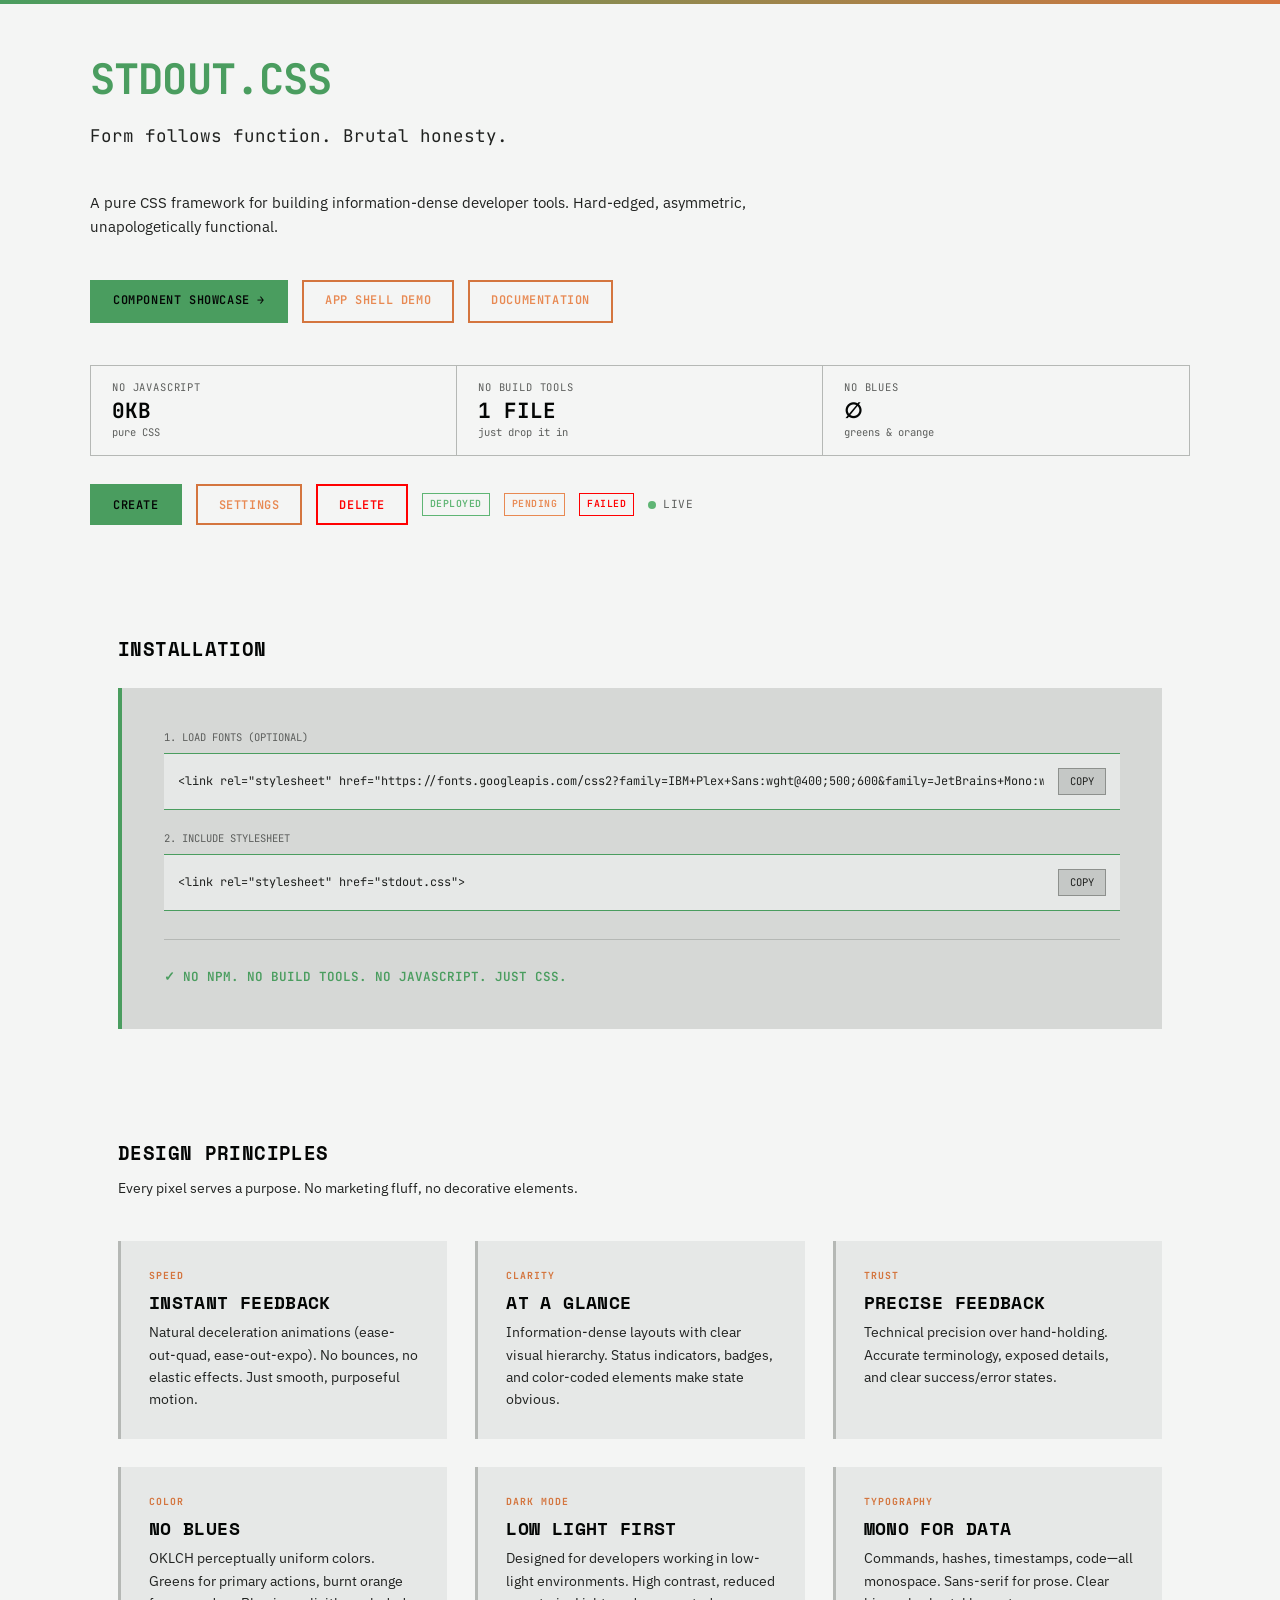
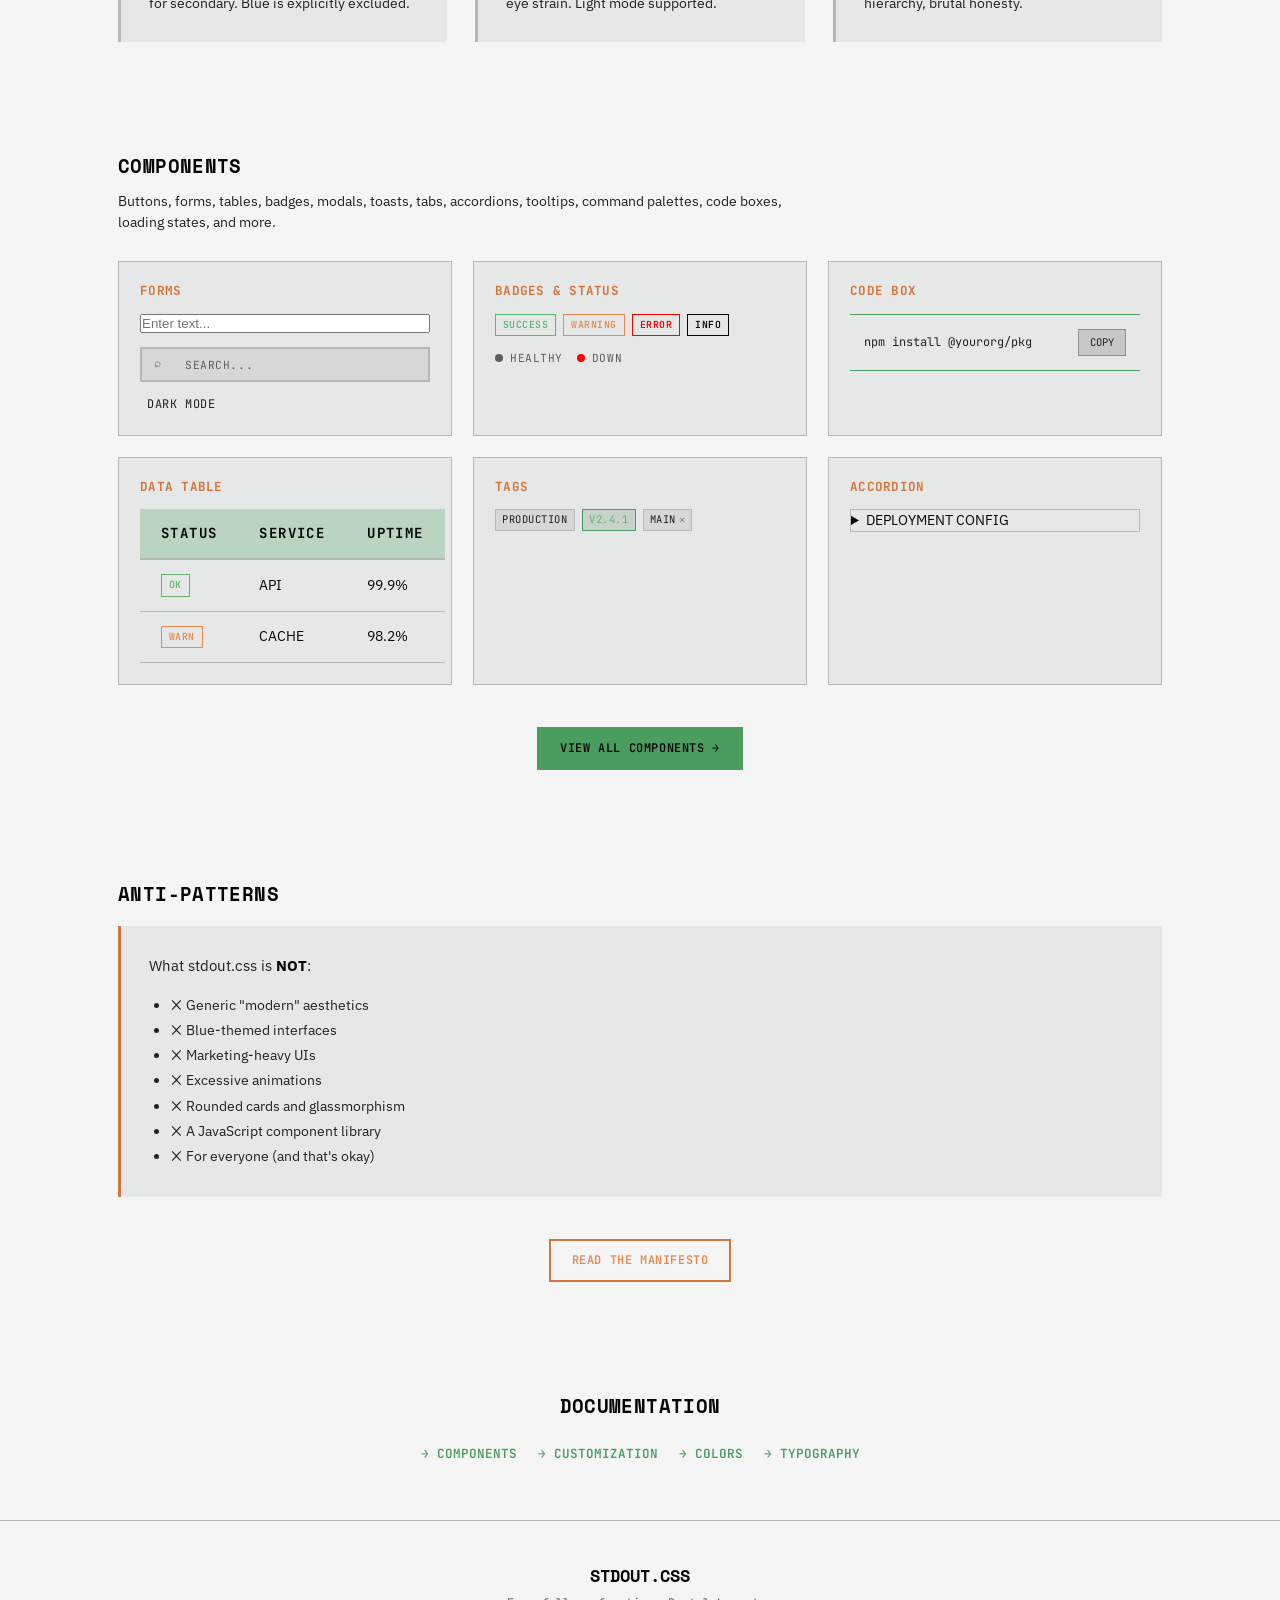
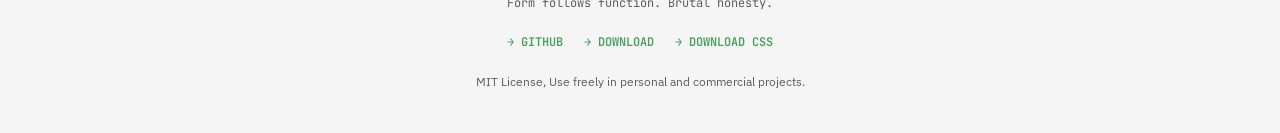
<file: index.html>
<!DOCTYPE html>
<html lang="en">
<head>
    <meta charset="UTF-8">
    <meta name="viewport" content="width=device-width, initial-scale=1.0">
    <title>Stdout.css — Pure CSS Framework for Developer Tools</title>
    <meta name="description" content="A pure CSS framework for building information-dense developer tools. No JavaScript. No build tools. Form follows function. Brutal honesty.">
    <link rel="preconnect" href="https://fonts.googleapis.com">
    <link rel="preconnect" href="https://fonts.gstatic.com" crossorigin>
    <link rel="stylesheet" href="https://fonts.googleapis.com/css2?family=IBM+Plex+Sans:wght@400;500;600&family=JetBrains+Mono:wght@400;500;600&family=Space+Mono:wght@400;700&display=swap">
    <link rel="stylesheet" href="stdout.css">
    <style>
        /* Page layout */
        .hero {
            display: flex;
            flex-direction: column;
            justify-content: center;
            padding: var(--space-3xl) var(--space-xl);
            position: relative;
            overflow: hidden;
        }

        .hero::before {
            content: '';
            position: absolute;
            top: 0;
            left: 0;
            right: 0;
            height: 4px;
            background: linear-gradient(90deg, var(--green-primary) 0%, var(--orange-primary) 100%);
        }

        .hero-content {
            max-width: 1100px;
            margin: 0 auto;
            width: 100%;
        }

        .terminal-display {
            font-family: var(--font-mono);
            font-size: 3rem;
            font-weight: 700;
            line-height: 1.1;
            margin-bottom: var(--space-lg);
            color: var(--green-primary);
            text-transform: uppercase;
            letter-spacing: -0.02em;
        }

        .terminal-subtitle {
            font-family: var(--font-mono);
            font-size: 1.25rem;
            color: var(--text-secondary);
            margin-bottom: var(--space-2xl);
            max-width: 600px;
        }

        .section {
            padding: var(--space-3xl) var(--space-xl);
            max-width: 1100px;
            margin: 0 auto;
        }

        .feature-grid {
            display: grid;
            grid-template-columns: repeat(auto-fit, minmax(280px, 1fr));
            gap: var(--space-xl);
            margin-top: var(--space-2xl);
        }

        .feature-card {
            padding: var(--space-xl);
            background: var(--bg-surface);
            border-left: 3px solid var(--border-subtle);
            transition: all 200ms var(--ease-out-quad);
        }

        .feature-card:hover {
            border-left-color: var(--green-primary);
            background: var(--bg-elevated);
        }

        .feature-label {
            font-family: var(--font-mono);
            font-size: 0.7rem;
            color: var(--orange-primary);
            font-weight: 700;
            margin-bottom: var(--space-sm);
            text-transform: uppercase;
            letter-spacing: 0.1em;
        }

        .feature-title {
            font-family: var(--font-display);
            font-size: 1.3rem;
            font-weight: 700;
            margin-bottom: var(--space-sm);
            text-transform: uppercase;
        }

        .example-grid {
            display: grid;
            grid-template-columns: repeat(auto-fit, minmax(320px, 1fr));
            gap: var(--space-lg);
            margin-top: var(--space-xl);
        }

        .example-box {
            padding: var(--space-lg);
            background: var(--bg-surface);
            border: 1px solid var(--border-subtle);
        }

        .install-box {
            background: var(--bg-elevated);
            padding: var(--space-2xl);
            border-left: 4px solid var(--green-primary);
            margin-top: var(--space-xl);
        }

        @media (max-width: 768px) {
            .terminal-display {
                font-size: 2rem;
            }
            .terminal-subtitle {
                font-size: 1rem;
            }
        }
    </style>
</head>
<body>

<!-- ── HERO ──────────────────────────────────────────────── -->
<section class="hero">
    <div class="hero-content">
        <div class="terminal-display">
            STDOUT.CSS
        </div>
        <div class="terminal-subtitle">
            Form follows function. Brutal honesty.
        </div>
        <p style="color: var(--text-secondary); font-size: 1.1rem; margin-bottom: var(--space-2xl); max-width: 700px;">
            A pure CSS framework for building information-dense developer tools. Hard-edged, asymmetric, unapologetically functional.
        </p>

        <div style="display: flex; gap: var(--space-md); flex-wrap: wrap; margin-bottom: var(--space-2xl);">
            <a href="examples/index.html" class="action-btn" style="text-decoration: none;">COMPONENT SHOWCASE →</a>
            <a href="examples/app-shell.html" class="action-btn secondary" style="text-decoration: none;">APP SHELL DEMO</a>
            <a href="docs/components.md" class="action-btn secondary" style="text-decoration: none;">DOCUMENTATION</a>
        </div>

        <!-- Live stats -->
        <div class="stat-row" style="margin-bottom: var(--space-xl);">
            <div class="stat-cell">
                <div class="stat-label">NO JAVASCRIPT</div>
                <div class="stat-value">0KB</div>
                <div class="stat-delta">pure CSS</div>
            </div>
            <div class="stat-cell">
                <div class="stat-label">NO BUILD TOOLS</div>
                <div class="stat-value">1 FILE</div>
                <div class="stat-delta">just drop it in</div>
            </div>
            <div class="stat-cell">
                <div class="stat-label">NO BLUES</div>
                <div class="stat-value">∅</div>
                <div class="stat-delta">greens & orange</div>
            </div>
        </div>

        <!-- Live component preview -->
        <div style="display: flex; gap: var(--space-md); align-items: center; flex-wrap: wrap;">
            <button class="action-btn">CREATE</button>
            <button class="action-btn secondary">SETTINGS</button>
            <button class="action-btn danger">DELETE</button>
            <span class="badge success">DEPLOYED</span>
            <span class="badge warning">PENDING</span>
            <span class="badge error">FAILED</span>
            <span class="status-row">
                <span class="status-dot live pulse"></span>
                LIVE
            </span>
        </div>
    </div>
</section>

<!-- ── INSTALL ───────────────────────────────────────────── -->
<section class="section" style="background: var(--bg-base);">
    <h2 style="margin-bottom: var(--space-lg);">INSTALLATION</h2>

    <div class="install-box">
        <div style="margin-bottom: var(--space-lg);">
            <div style="font-family: var(--font-mono); font-size: 0.75rem; color: var(--text-muted); margin-bottom: var(--space-sm);">
                1. LOAD FONTS (OPTIONAL)
            </div>
            <div class="code-box">
                <pre><code>&lt;link rel="stylesheet" href="https://fonts.googleapis.com/css2?family=IBM+Plex+Sans:wght@400;500;600&family=JetBrains+Mono:wght@400;500;600&family=Space+Mono:wght@400;700&display=swap"&gt;</code></pre>
                <button class="copy-btn" aria-label="Copy to clipboard">COPY</button>
            </div>
        </div>

        <div>
            <div style="font-family: var(--font-mono); font-size: 0.75rem; color: var(--text-muted); margin-bottom: var(--space-sm);">
                2. INCLUDE STYLESHEET
            </div>
            <div class="code-box">
                <pre><code>&lt;link rel="stylesheet" href="stdout.css"&gt;</code></pre>
                <button class="copy-btn" aria-label="Copy to clipboard">COPY</button>
            </div>
        </div>

        <div style="margin-top: var(--space-xl); padding-top: var(--space-xl); border-top: 1px solid var(--border-subtle);">
            <div style="font-family: var(--font-mono); font-size: 0.9rem; color: var(--green-primary); font-weight: 600;">
                ✓ NO NPM. NO BUILD TOOLS. NO JAVASCRIPT. JUST CSS.
            </div>
        </div>
    </div>
</section>

<!-- ── FEATURES ──────────────────────────────────────────── -->
<section class="section">
    <h2 style="margin-bottom: var(--space-md);">DESIGN PRINCIPLES</h2>
    <p style="color: var(--text-secondary); max-width: 700px;">
        Every pixel serves a purpose. No marketing fluff, no decorative elements.
    </p>

    <div class="feature-grid">
        <div class="feature-card">
            <div class="feature-label">SPEED</div>
            <h3 class="feature-title">Instant Feedback</h3>
            <p style="color: var(--text-secondary); line-height: 1.6;">
                Natural deceleration animations (ease-out-quad, ease-out-expo). No bounces, no elastic effects. Just smooth, purposeful motion.
            </p>
        </div>

        <div class="feature-card">
            <div class="feature-label">CLARITY</div>
            <h3 class="feature-title">At A Glance</h3>
            <p style="color: var(--text-secondary); line-height: 1.6;">
                Information-dense layouts with clear visual hierarchy. Status indicators, badges, and color-coded elements make state obvious.
            </p>
        </div>

        <div class="feature-card">
            <div class="feature-label">TRUST</div>
            <h3 class="feature-title">Precise Feedback</h3>
            <p style="color: var(--text-secondary); line-height: 1.6;">
                Technical precision over hand-holding. Accurate terminology, exposed details, and clear success/error states.
            </p>
        </div>

        <div class="feature-card">
            <div class="feature-label">COLOR</div>
            <h3 class="feature-title">No Blues</h3>
            <p style="color: var(--text-secondary); line-height: 1.6;">
                OKLCH perceptually uniform colors. Greens for primary actions, burnt orange for secondary. Blue is explicitly excluded.
            </p>
        </div>

        <div class="feature-card">
            <div class="feature-label">DARK MODE</div>
            <h3 class="feature-title">Low Light First</h3>
            <p style="color: var(--text-secondary); line-height: 1.6;">
                Designed for developers working in low-light environments. High contrast, reduced eye strain. Light mode supported.
            </p>
        </div>

        <div class="feature-card">
            <div class="feature-label">TYPOGRAPHY</div>
            <h3 class="feature-title">Mono For Data</h3>
            <p style="color: var(--text-secondary); line-height: 1.6;">
                Commands, hashes, timestamps, code—all monospace. Sans-serif for prose. Clear hierarchy, brutal honesty.
            </p>
        </div>
    </div>
</section>

<!-- ── COMPONENTS ────────────────────────────────────────── -->
<section class="section" style="background: var(--bg-base);">
    <h2 style="margin-bottom: var(--space-md);">COMPONENTS</h2>
    <p style="color: var(--text-secondary); margin-bottom: var(--space-xl); max-width: 700px;">
        Buttons, forms, tables, badges, modals, toasts, tabs, accordions, tooltips, command palettes, code boxes, loading states, and more.
    </p>

    <div class="example-grid">
        <!-- Forms -->
        <div class="example-box">
            <h3 style="font-size: 0.9rem; margin-bottom: var(--space-md); font-family: var(--font-mono); color: var(--orange-primary);">FORMS</h3>
            <div style="display: flex; flex-direction: column; gap: var(--space-md);">
                <input type="text" placeholder="Enter text..." style="width: 100%;">
                <div class="search-field">
                    <span class="search-prefix">⌕</span>
                    <input type="search" class="search-input" placeholder="Search...">
                </div>
                <label class="toggle-switch">
                    <input type="checkbox" checked>
                    <span class="toggle-slider"></span>
                    <span class="toggle-label">DARK MODE</span>
                </label>
            </div>
        </div>

        <!-- Badges & Status -->
        <div class="example-box">
            <h3 style="font-size: 0.9rem; margin-bottom: var(--space-md); font-family: var(--font-mono); color: var(--orange-primary);">BADGES & STATUS</h3>
            <div style="display: flex; flex-direction: column; gap: var(--space-md);">
                <div style="display: flex; gap: var(--space-sm); flex-wrap: wrap;">
                    <span class="badge success">SUCCESS</span>
                    <span class="badge warning">WARNING</span>
                    <span class="badge error">ERROR</span>
                    <span class="badge">INFO</span>
                </div>
                <div style="display: flex; gap: var(--space-md); flex-wrap: wrap;">
                    <span class="status-row">
                        <span class="status-dot success"></span>
                        HEALTHY
                    </span>
                    <span class="status-row">
                        <span class="status-dot error"></span>
                        DOWN
                    </span>
                </div>
            </div>
        </div>

        <!-- Code Box -->
        <div class="example-box">
            <h3 style="font-size: 0.9rem; margin-bottom: var(--space-md); font-family: var(--font-mono); color: var(--orange-primary);">CODE BOX</h3>
            <div class="code-box">
                <pre><code>npm install @yourorg/pkg</code></pre>
                <button class="copy-btn" aria-label="Copy to clipboard">COPY</button>
            </div>
        </div>

        <!-- Data Table -->
        <div class="example-box">
            <h3 style="font-size: 0.9rem; margin-bottom: var(--space-md); font-family: var(--font-mono); color: var(--orange-primary);">DATA TABLE</h3>
            <table class="data-table">
                <thead>
                    <tr>
                        <th>STATUS</th>
                        <th>SERVICE</th>
                        <th>UPTIME</th>
                    </tr>
                </thead>
                <tbody>
                    <tr>
                        <td><span class="badge success">OK</span></td>
                        <td>API</td>
                        <td>99.9%</td>
                    </tr>
                    <tr>
                        <td><span class="badge warning">WARN</span></td>
                        <td>CACHE</td>
                        <td>98.2%</td>
                    </tr>
                </tbody>
            </table>
        </div>

        <!-- Tags -->
        <div class="example-box">
            <h3 style="font-size: 0.9rem; margin-bottom: var(--space-md); font-family: var(--font-mono); color: var(--orange-primary);">TAGS</h3>
            <div class="tag-list">
                <span class="tag">production</span>
                <span class="tag accent">v2.4.1</span>
                <span class="tag">main <button class="tag-remove" aria-label="Remove">×</button></span>
            </div>
        </div>

        <!-- Accordion -->
        <div class="example-box">
            <h3 style="font-size: 0.9rem; margin-bottom: var(--space-md); font-family: var(--font-mono); color: var(--orange-primary);">ACCORDION</h3>
            <details class="accordion">
                <summary class="accordion-trigger">
                    DEPLOYMENT CONFIG
                </summary>
                <div class="accordion-content">
                    <p style="color: var(--text-secondary); margin: 0;">
                        Environment variables, build settings, and deployment hooks.
                    </p>
                </div>
            </details>
        </div>
    </div>

    <div style="margin-top: var(--space-2xl); text-align: center;">
        <a href="examples/index.html" class="action-btn" style="text-decoration: none;">VIEW ALL COMPONENTS →</a>
    </div>
</section>

<!-- ── PHILOSOPHY ────────────────────────────────────────── -->
<section class="section">
    <h2 style="margin-bottom: var(--space-lg);">ANTI-PATTERNS</h2>

    <div style="background: var(--bg-surface); border-left: 3px solid var(--orange-primary); padding: var(--space-xl);">
        <p style="color: var(--text-secondary); font-size: 1.05rem; line-height: 1.7; margin-bottom: var(--space-md);">
            What stdout.css is <strong style="color: var(--text-primary);">NOT</strong>:
        </p>
        <ul style="color: var(--text-secondary); line-height: 1.8; padding-left: var(--space-lg);">
            <li>❌ Generic "modern" aesthetics</li>
            <li>❌ Blue-themed interfaces</li>
            <li>❌ Marketing-heavy UIs</li>
            <li>❌ Excessive animations</li>
            <li>❌ Rounded cards and glassmorphism</li>
            <li>❌ A JavaScript component library</li>
            <li>❌ For everyone (and that's okay)</li>
        </ul>
    </div>

    <div style="margin-top: var(--space-2xl); text-align: center;">
        <a href="PHILOSOPHY.md" class="action-btn secondary" style="text-decoration: none;">READ THE MANIFESTO</a>
    </div>
</section>

<!-- ── DOCS & EXAMPLES ───────────────────────────────────── -->
<section class="section" style="background: var(--bg-base); text-align: center; padding: var(--space-3xl) var(--space-xl);">
    <h2 style="margin-bottom: var(--space-lg);">DOCUMENTATION</h2>

    <div style="display: flex; gap: var(--space-lg); justify-content: center; flex-wrap: wrap; margin-top: var(--space-xl);">
        <a href="docs/components.md" style="text-decoration: none; color: var(--green-primary); font-family: var(--font-mono); font-weight: 600; font-size: 0.9rem;">
            → COMPONENTS
        </a>
        <a href="docs/customization.md" style="text-decoration: none; color: var(--green-primary); font-family: var(--font-mono); font-weight: 600; font-size: 0.9rem;">
            → CUSTOMIZATION
        </a>
        <a href="docs/colors.md" style="text-decoration: none; color: var(--green-primary); font-family: var(--font-mono); font-weight: 600; font-size: 0.9rem;">
            → COLORS
        </a>
        <a href="docs/typography.md" style="text-decoration: none; color: var(--green-primary); font-family: var(--font-mono); font-weight: 600; font-size: 0.9rem;">
            → TYPOGRAPHY
        </a>
    </div>
</section>

<!-- ── FOOTER ────────────────────────────────────────────── -->
<footer style="padding: var(--space-2xl) var(--space-xl); background: var(--bg-base); border-top: 1px solid var(--border-subtle); text-align: center;">
    <div style="font-family: var(--font-display); font-size: 1.2rem; font-weight: 700; margin-bottom: var(--space-sm); text-transform: uppercase;">
        STDOUT.CSS
    </div>
    <div style="color: var(--text-muted); font-family: var(--font-mono); font-size: 0.85rem; margin-bottom: var(--space-lg);">
        Form follows function. Brutal honesty.
    </div>

    <div style="display: flex; gap: var(--space-lg); justify-content: center; margin-bottom: var(--space-lg); flex-wrap: wrap;">
        <a href="https://github.com/ludothegreat/stdout-css" style="color: var(--green-primary); text-decoration: none; font-family: var(--font-mono); font-size: 0.85rem; font-weight: 600;">
            → GITHUB
        </a>
        <a href="https://github.com/ludothegreat/stdout-css/archive/refs/heads/main.zip" style="color: var(--green-primary); text-decoration: none; font-family: var(--font-mono); font-size: 0.85rem; font-weight: 600;">
            → DOWNLOAD
        </a>
        <a href="stdout.css" download style="color: var(--green-primary); text-decoration: none; font-family: var(--font-mono); font-size: 0.85rem; font-weight: 600;">
            → DOWNLOAD CSS
        </a>
    </div>

    <div style="color: var(--text-muted); font-size: 0.85rem;">
        MIT License, Use freely in personal and commercial projects.
    </div>
</footer>

<script>
    // Copy button functionality
    document.querySelectorAll('.copy-btn').forEach(btn => {
        btn.addEventListener('click', () => {
            const codeBox = btn.closest('.code-box');
            const code = codeBox.querySelector('code').textContent;
            navigator.clipboard.writeText(code).then(() => {
                const originalText = btn.textContent;
                btn.textContent = 'COPIED';
                btn.style.background = 'var(--green-primary)';
                btn.style.color = 'var(--gray-900)';
                setTimeout(() => {
                    btn.textContent = originalText;
                    btn.style.background = '';
                    btn.style.color = '';
                }, 2000);
            });
        });
    });
</script>

</body>
</html>
</file>
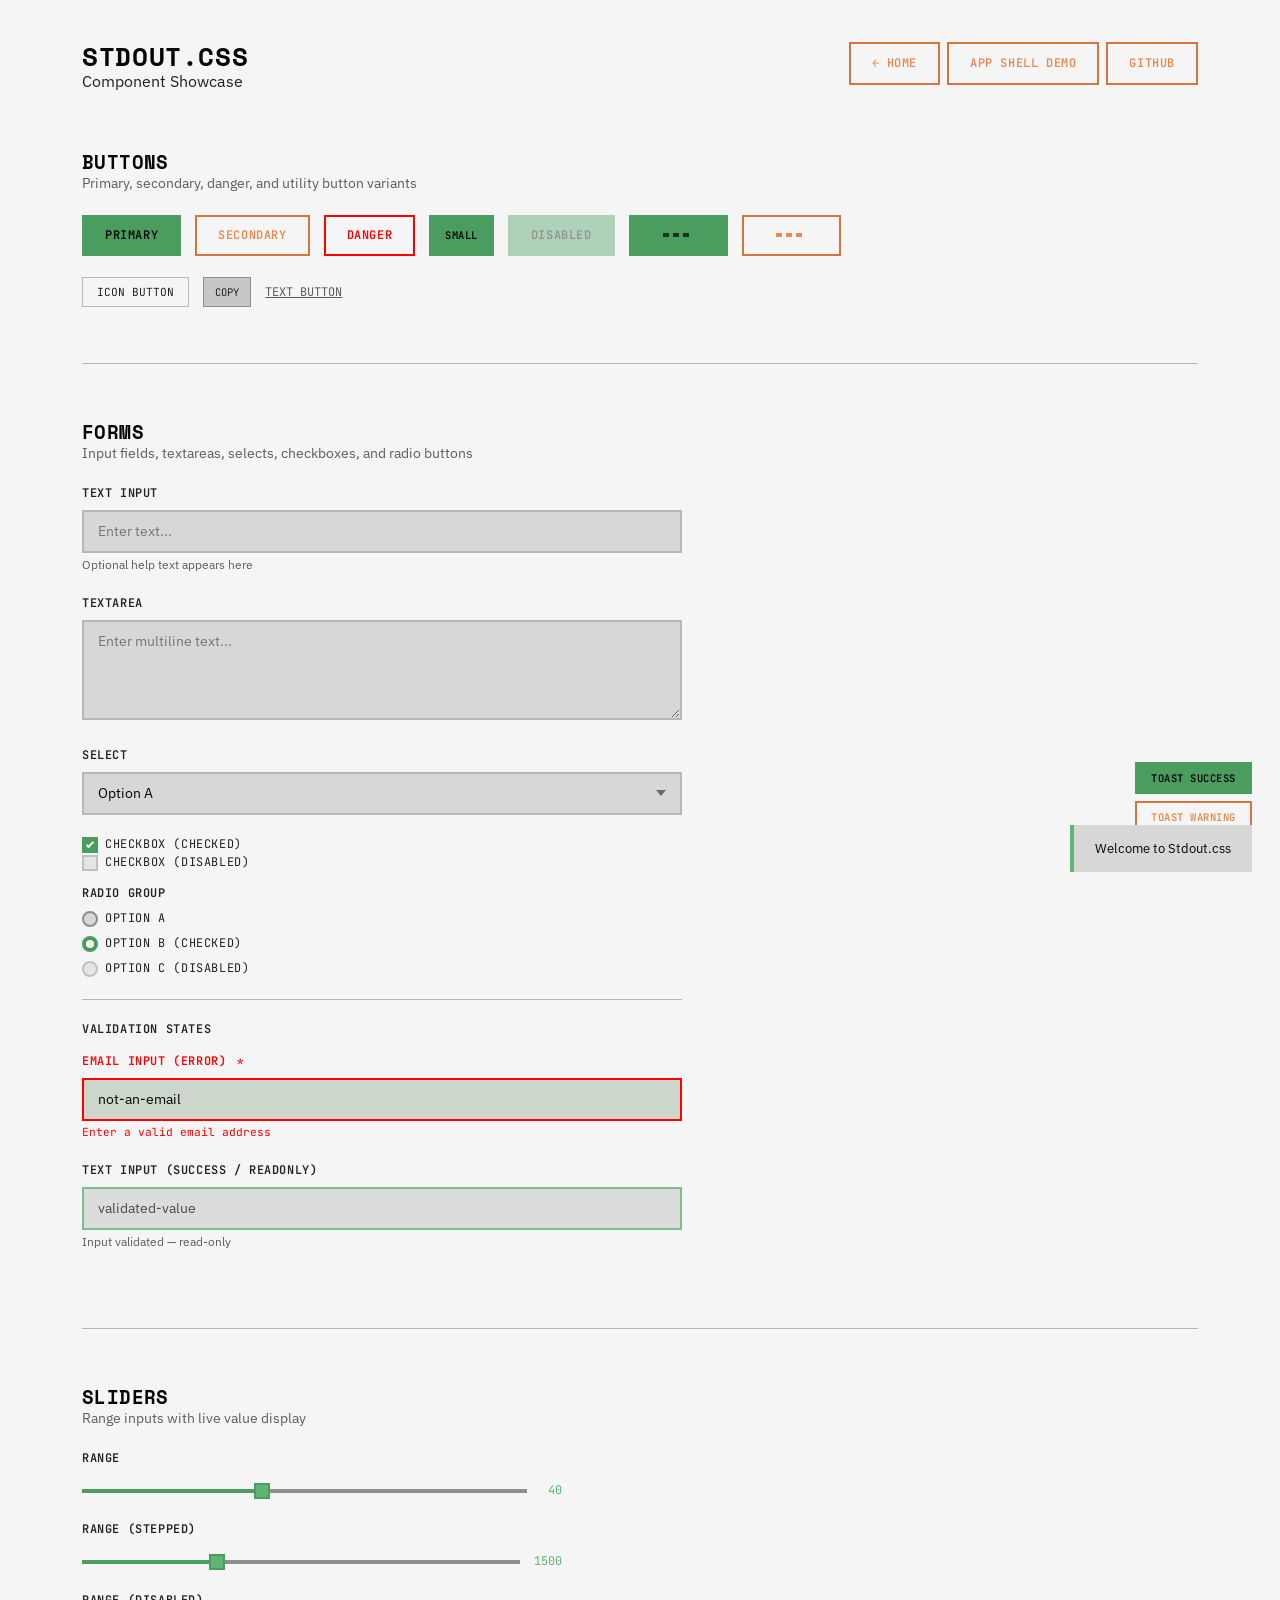
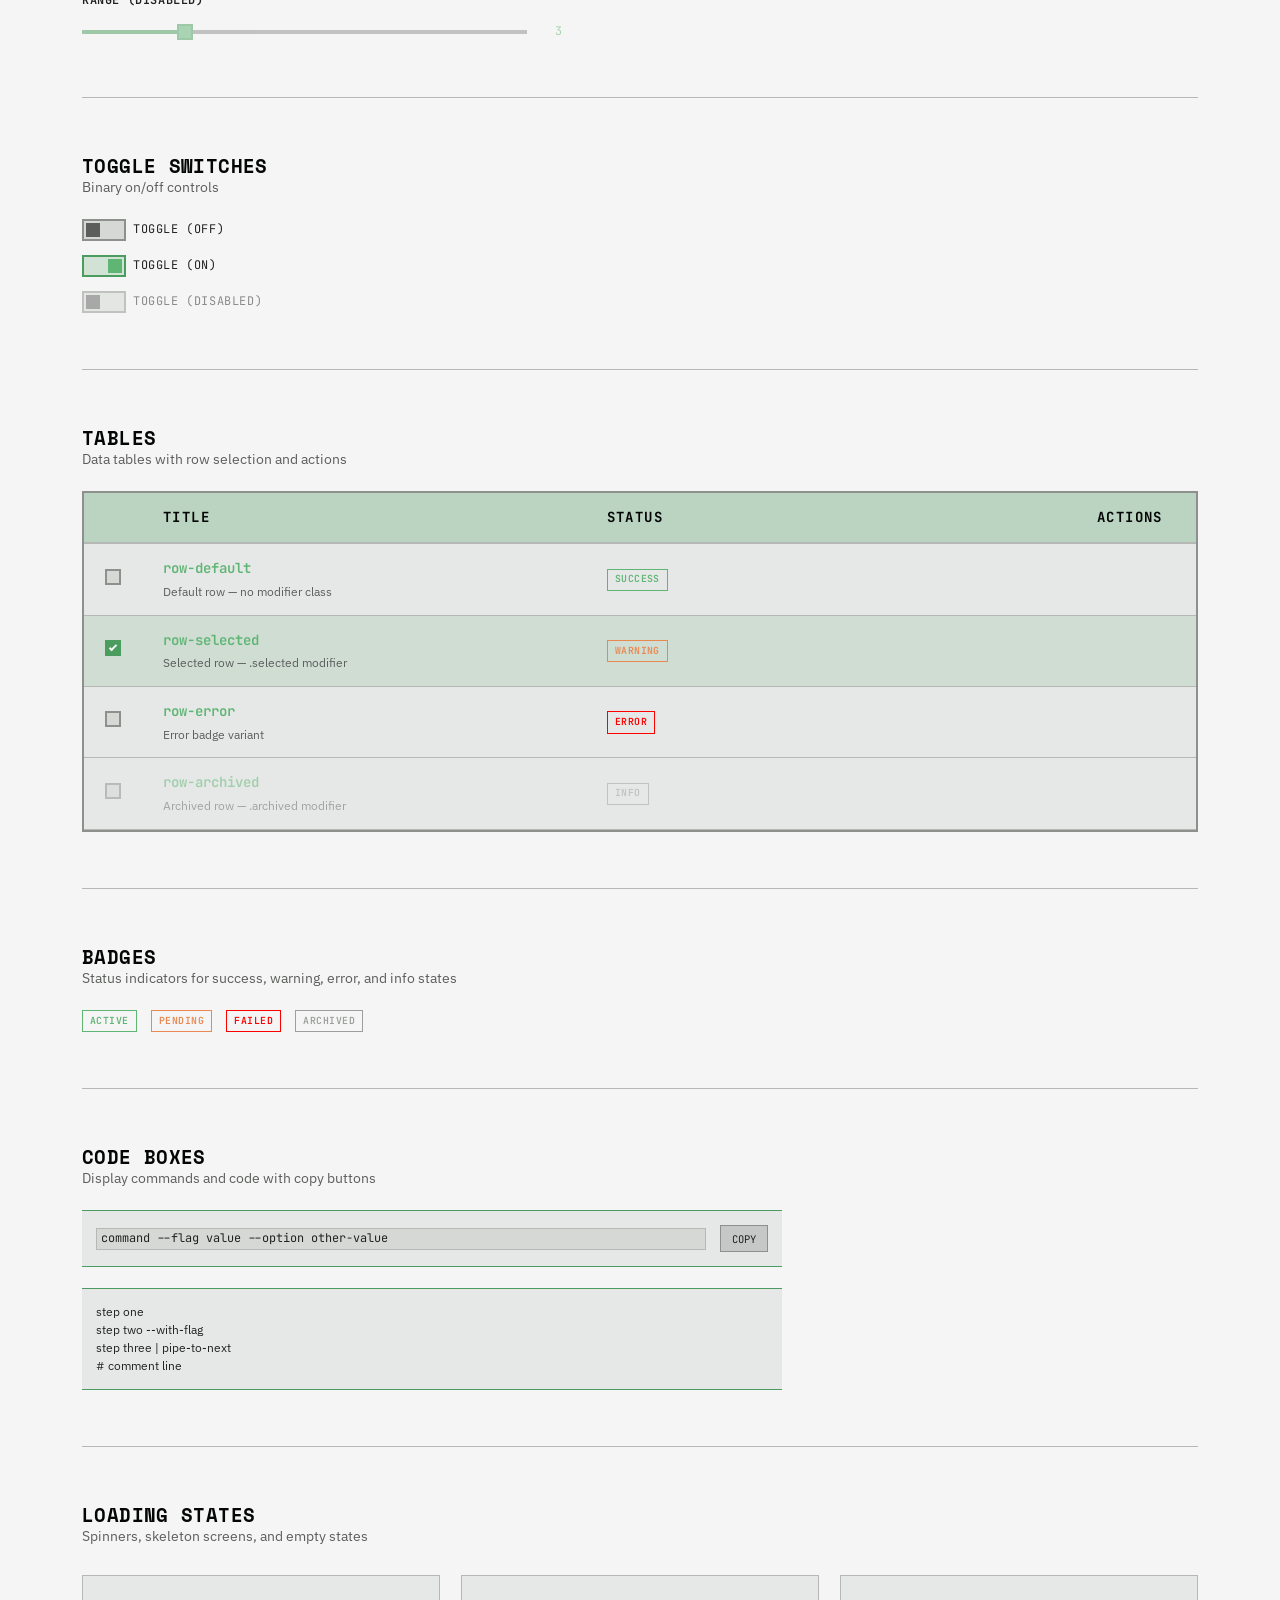
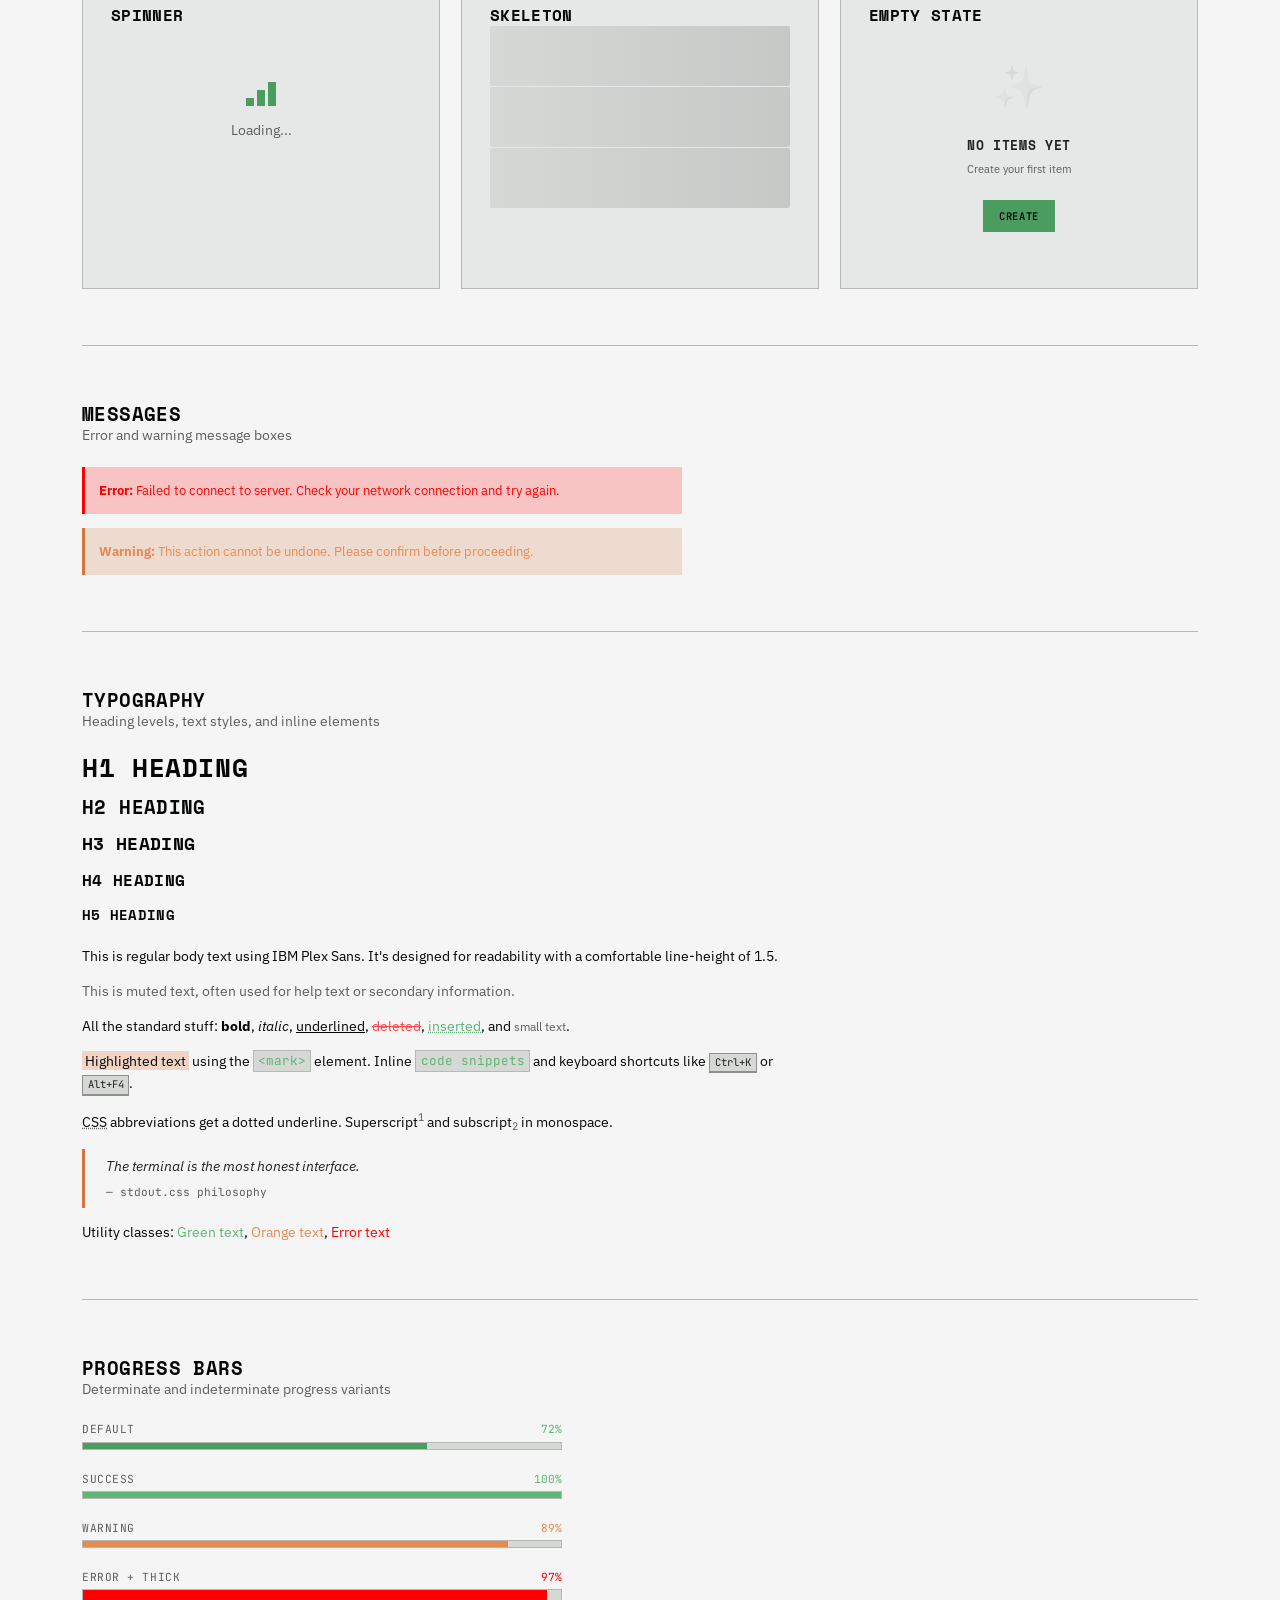
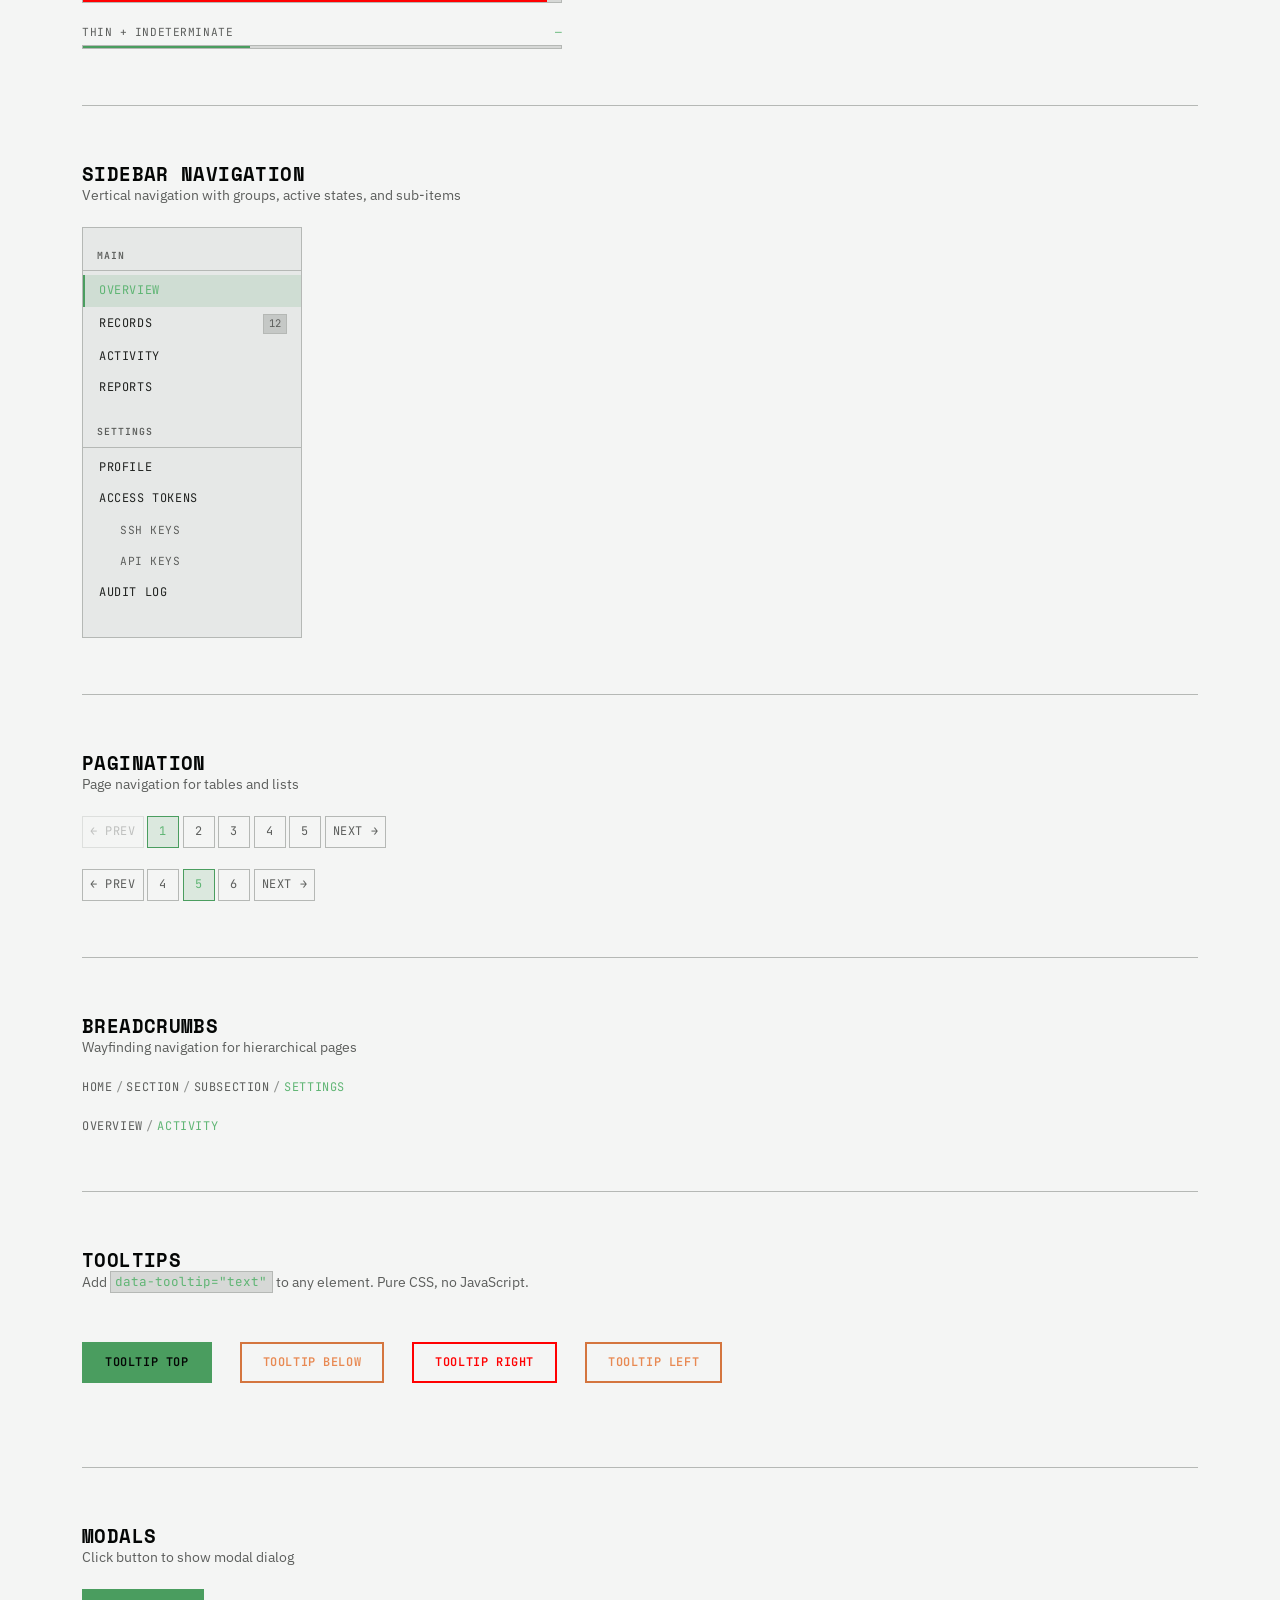
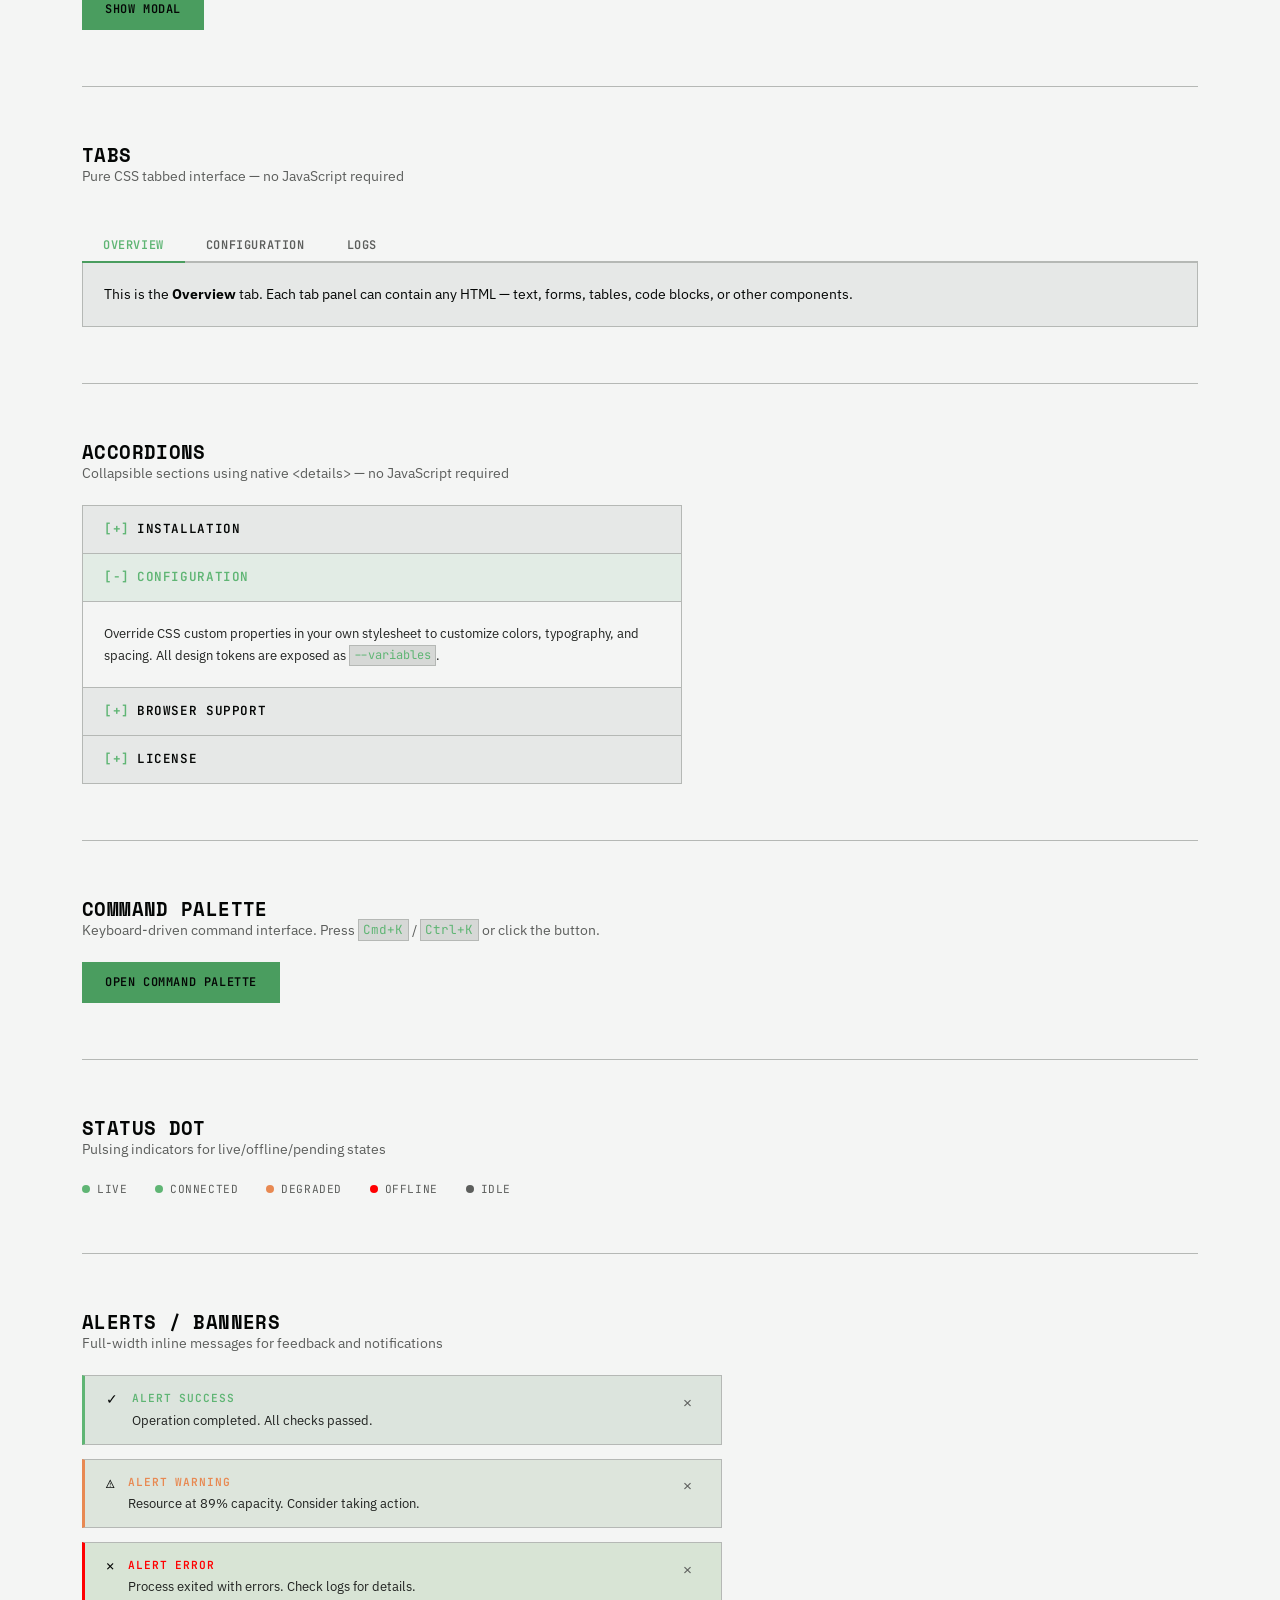
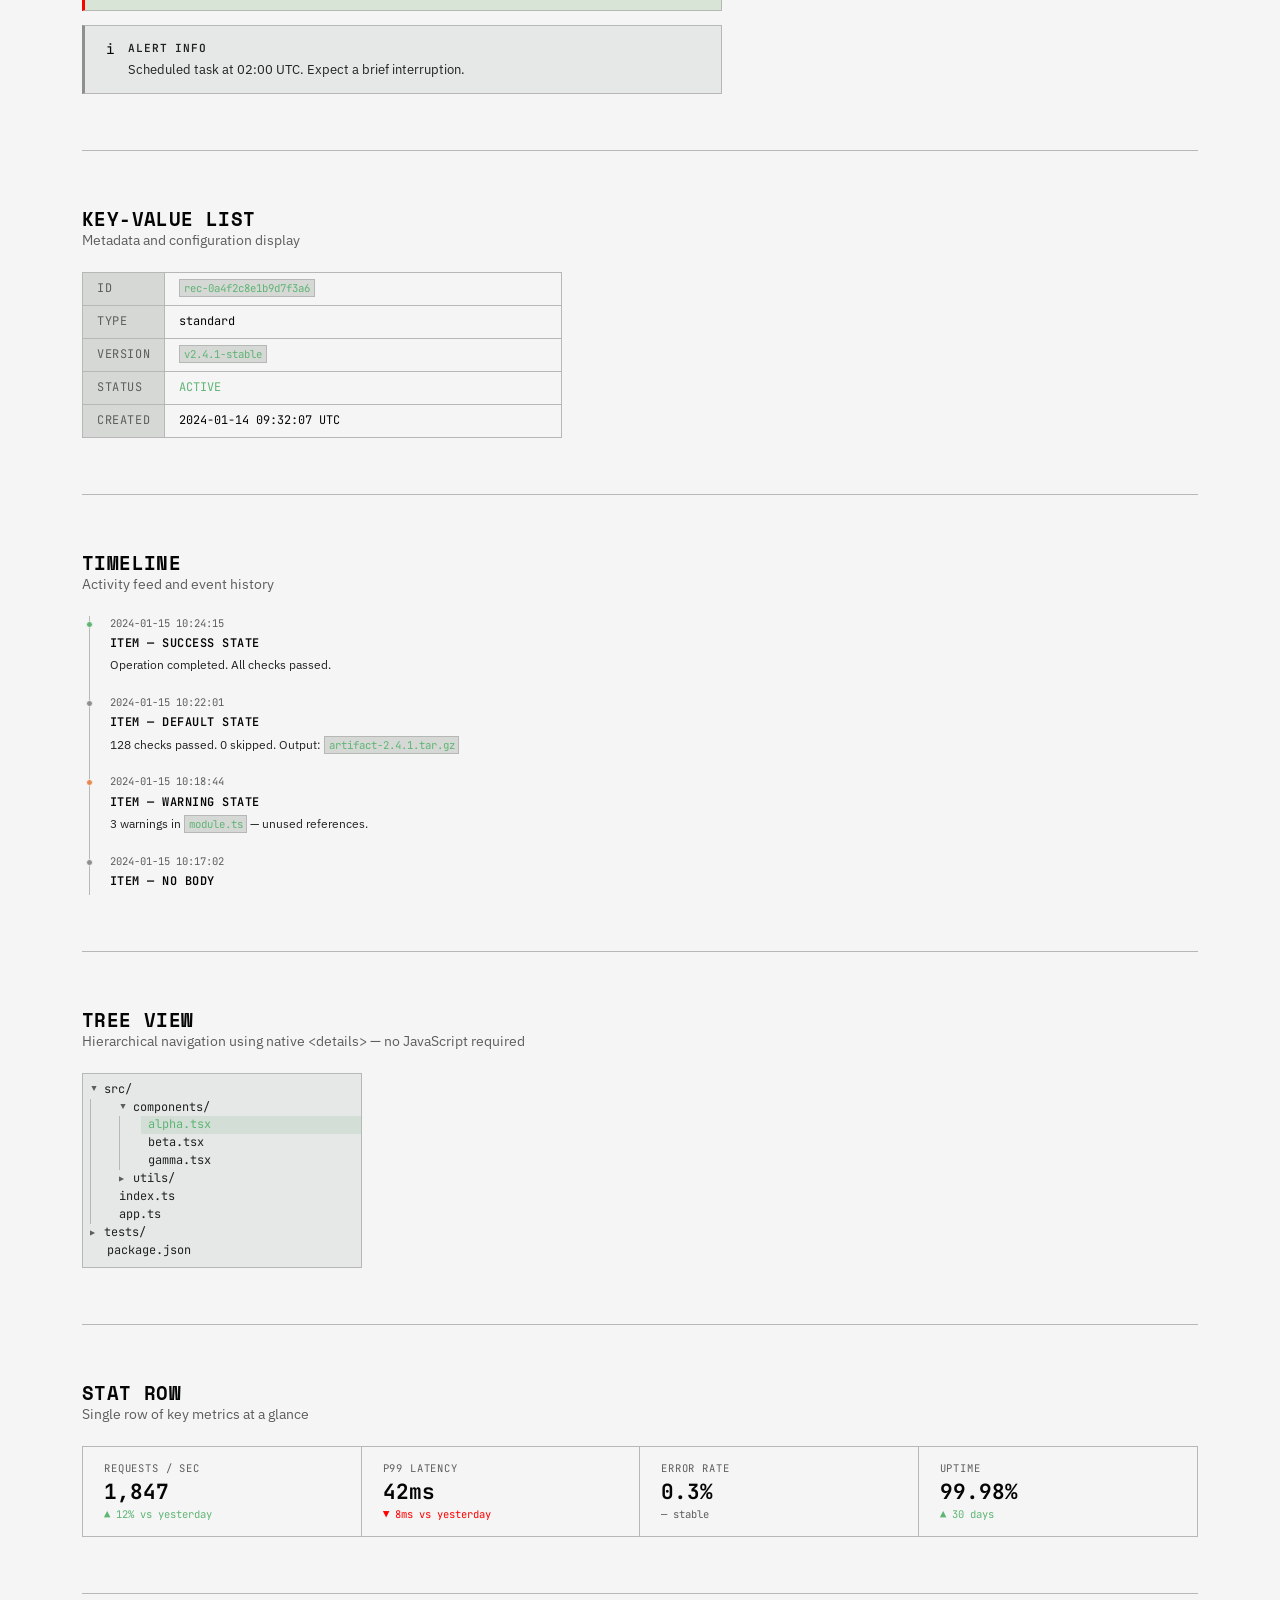
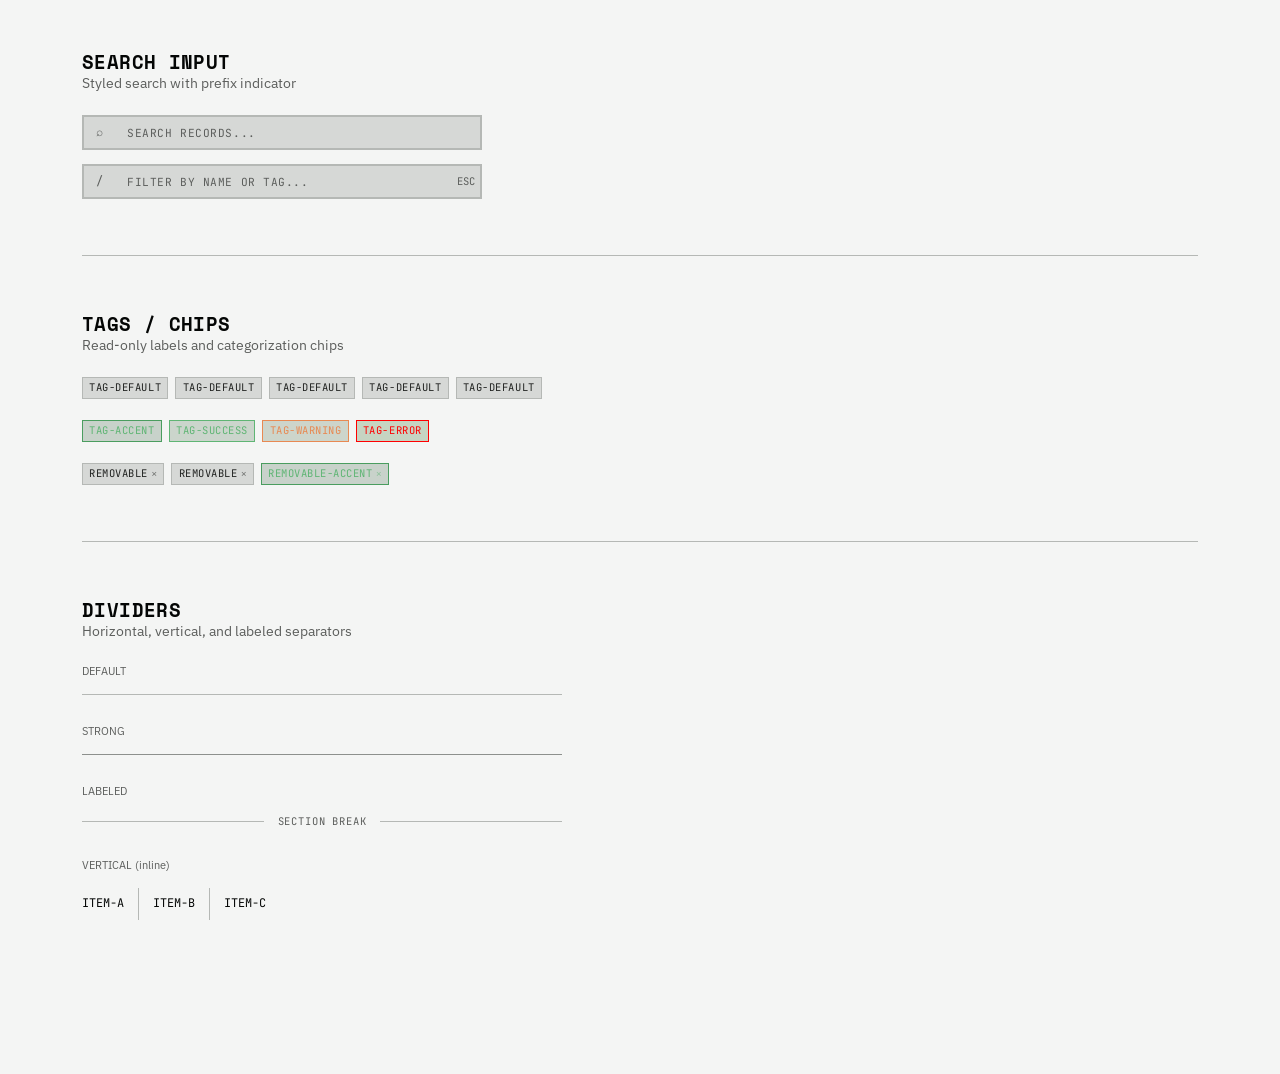
<file: examples/index.html>
<!DOCTYPE html>
<html lang="en">
<head>
    <meta charset="UTF-8">
    <meta name="viewport" content="width=device-width, initial-scale=1.0">
    <title>Stdout.css - Component Showcase</title>
    <!-- Preconnect to Google Fonts for faster loading -->
    <link rel="preconnect" href="https://fonts.googleapis.com">
    <link rel="preconnect" href="https://fonts.gstatic.com" crossorigin>
    <!-- Required fonts: Space Mono (headings), IBM Plex Sans (body), JetBrains Mono (code) -->
    <link rel="stylesheet" href="https://fonts.googleapis.com/css2?family=IBM+Plex+Sans:wght@400;500;600&family=JetBrains+Mono:wght@400;500;600&family=Space+Mono:wght@400;700&display=swap">
    <link rel="stylesheet" href="../stdout.css">
    <style>
        /* Page-specific layout */
        .showcase-container {
            max-width: 1200px;
            margin: 0 auto;
            padding: var(--space-2xl);
        }

        .showcase-section {
            margin-bottom: var(--space-3xl);
            padding-bottom: var(--space-3xl);
            border-bottom: 1px solid var(--border-subtle);
        }

        .showcase-section:last-child {
            border-bottom: none;
        }

        .component-grid {
            display: grid;
            grid-template-columns: repeat(auto-fit, minmax(250px, 1fr));
            gap: var(--space-lg);
            margin-top: var(--space-xl);
        }

        .component-demo {
            padding: var(--space-xl);
            background: var(--bg-surface);
            border: 1px solid var(--border-subtle);
        }

        /* Skip navigation link */
        .skip-nav {
            position: absolute;
            top: -100%;
            left: var(--space-md);
            z-index: 9999;
            padding: var(--space-sm) var(--space-md);
            background: var(--green-primary);
            color: var(--gray-900);
            font-family: var(--font-mono);
            font-size: 0.85rem;
            font-weight: 700;
            text-decoration: none;
            text-transform: uppercase;
            letter-spacing: 0.05em;
        }

        .skip-nav:focus {
            top: var(--space-md);
        }
    </style>
</head>
<body>
    <a href="#main" class="skip-nav">Skip to content</a>
    <div class="showcase-container">
    <main id="main">
        <!-- Header -->
        <header style="margin-bottom: var(--space-3xl);">
            <div style="display: flex; align-items: flex-start; justify-content: space-between; gap: var(--space-lg); flex-wrap: wrap;">
                <div>
                    <h1>STDOUT.CSS</h1>
                    <p style="color: var(--text-secondary); font-size: 1.125rem;">
                        Component Showcase
                    </p>
                </div>
                <div style="display: flex; gap: var(--space-sm); flex-wrap: wrap; align-items: center;">
                    <a href="../index.html" class="action-btn secondary" style="text-decoration: none; white-space: nowrap;">← HOME</a>
                    <a href="app-shell.html" class="action-btn secondary" style="text-decoration: none; white-space: nowrap;">APP SHELL DEMO</a>
                    <a href="https://github.com/ludothegreat/stdout-css" class="action-btn secondary" style="text-decoration: none; white-space: nowrap;">GITHUB</a>
                </div>
            </div>
        </header>

        <!-- Buttons -->
        <section class="showcase-section">
            <h2>BUTTONS</h2>
            <p style="color: var(--text-muted); margin-bottom: var(--space-lg);">
                Primary, secondary, danger, and utility button variants
            </p>

            <div style="display: flex; flex-wrap: wrap; gap: var(--space-md); margin-bottom: var(--space-lg);">
                <button class="action-btn">PRIMARY</button>
                <button class="action-btn secondary">SECONDARY</button>
                <button class="action-btn danger">DANGER</button>
                <button class="action-btn small">SMALL</button>
                <button class="action-btn" disabled>DISABLED</button>
                <button class="action-btn loading" aria-label="Loading, please wait">LOADING</button>
                <button class="action-btn secondary loading" aria-label="Loading, please wait">LOADING</button>
            </div>

            <div style="display: flex; flex-wrap: wrap; gap: var(--space-md);">
                <button class="icon-btn">ICON BUTTON</button>
                <button class="copy-btn">COPY</button>
                <button class="text-btn">TEXT BUTTON</button>
            </div>
        </section>

        <!-- Forms -->
        <section class="showcase-section">
            <h2>FORMS</h2>
            <p style="color: var(--text-muted); margin-bottom: var(--space-lg);">
                Input fields, textareas, selects, checkboxes, and radio buttons
            </p>

            <div style="max-width: 600px;">
                <div class="form-field">
                    <label class="form-label" for="demo-text">TEXT INPUT</label>
                    <input
                        type="text"
                        id="demo-text"
                        class="form-input"
                        placeholder="Enter text..."
                    >
                    <p class="form-help">Optional help text appears here</p>
                </div>

                <div class="form-field">
                    <label class="form-label" for="demo-textarea">TEXTAREA</label>
                    <textarea
                        id="demo-textarea"
                        class="form-textarea"
                        rows="4"
                        placeholder="Enter multiline text..."
                    ></textarea>
                </div>

                <div class="form-field">
                    <label class="form-label" for="demo-select">SELECT</label>
                    <select id="demo-select" class="form-select">
                        <option value="a">Option A</option>
                        <option value="b">Option B</option>
                        <option value="c" disabled>Option C (disabled)</option>
                    </select>
                </div>

                <label class="checkbox-control">
                    <input type="checkbox" checked>
                    <span>CHECKBOX (CHECKED)</span>
                </label>
                <label class="checkbox-control">
                    <input type="checkbox" disabled>
                    <span>CHECKBOX (DISABLED)</span>
                </label>

                <div class="form-field" style="margin-top: var(--space-md);">
                    <p class="form-label">RADIO GROUP</p>
                    <div style="display: flex; flex-direction: column; gap: var(--space-sm); margin-top: var(--space-sm);">
                        <label class="radio-control">
                            <input type="radio" name="demo-radio" value="a">
                            <span>OPTION A</span>
                        </label>
                        <label class="radio-control">
                            <input type="radio" name="demo-radio" value="b" checked>
                            <span>OPTION B (CHECKED)</span>
                        </label>
                        <label class="radio-control">
                            <input type="radio" name="demo-radio" value="c" disabled>
                            <span>OPTION C (DISABLED)</span>
                        </label>
                    </div>
                </div>

                <!-- Validation states -->
                <hr class="divider" style="margin: var(--space-lg) 0;">
                <p class="form-label" style="margin-bottom: var(--space-md);">VALIDATION STATES</p>

                <div class="form-field error">
                    <label class="form-label" for="email-error">
                        EMAIL INPUT (ERROR) <span class="required" aria-hidden="true">*</span>
                    </label>
                    <input
                        type="email"
                        id="email-error"
                        class="form-input"
                        value="not-an-email"
                        aria-describedby="email-error-msg"
                        aria-invalid="true"
                    >
                    <p class="form-error" id="email-error-msg" role="alert">Enter a valid email address</p>
                </div>

                <div class="form-field success">
                    <label class="form-label" for="input-success">TEXT INPUT (SUCCESS / READONLY)</label>
                    <input
                        type="text"
                        id="input-success"
                        class="form-input"
                        value="validated-value"
                        readonly
                        aria-describedby="input-success-help"
                    >
                    <p class="form-help" id="input-success-help">Input validated — read-only</p>
                </div>
            </div>
        </section>

        <!-- Range Sliders -->
        <section class="showcase-section">
            <h2>SLIDERS</h2>
            <p style="color: var(--text-muted); margin-bottom: var(--space-lg);">
                Range inputs with live value display
            </p>

            <div style="max-width: 480px; display: flex; flex-direction: column; gap: var(--space-lg);">
                <div class="slider-field">
                    <label class="form-label" for="slider1">RANGE</label>
                    <div class="slider-row">
                        <input type="range" id="slider1" class="slider" min="0" max="100" value="40" oninput="syncSlider(this)">
                        <span class="slider-value">40</span>
                    </div>
                </div>

                <div class="slider-field">
                    <label class="form-label" for="slider2">RANGE (STEPPED)</label>
                    <div class="slider-row">
                        <input type="range" id="slider2" class="slider" min="0" max="5000" step="100" value="1500" oninput="syncSlider(this)">
                        <span class="slider-value">1500</span>
                    </div>
                </div>

                <div class="slider-field">
                    <label class="form-label" for="slider3">RANGE (DISABLED)</label>
                    <div class="slider-row">
                        <input type="range" id="slider3" class="slider" min="1" max="10" value="3" disabled>
                        <span class="slider-value" style="opacity: 0.5;">3</span>
                    </div>
                </div>
            </div>
        </section>

        <!-- Toggle Switches -->
        <section class="showcase-section">
            <h2>TOGGLE SWITCHES</h2>
            <p style="color: var(--text-muted); margin-bottom: var(--space-lg);">
                Binary on/off controls
            </p>

            <div style="display: flex; flex-direction: column; gap: var(--space-md);">
                <label class="toggle-switch">
                    <input type="checkbox" role="switch">
                    <span class="toggle-track"><span class="toggle-thumb"></span></span>
                    <span>TOGGLE (OFF)</span>
                </label>
                <label class="toggle-switch">
                    <input type="checkbox" role="switch" checked>
                    <span class="toggle-track"><span class="toggle-thumb"></span></span>
                    <span>TOGGLE (ON)</span>
                </label>
                <label class="toggle-switch">
                    <input type="checkbox" role="switch" disabled>
                    <span class="toggle-track"><span class="toggle-thumb"></span></span>
                    <span>TOGGLE (DISABLED)</span>
                </label>
            </div>
        </section>

        <!-- Tables -->
        <section class="showcase-section">
            <h2>TABLES</h2>
            <p style="color: var(--text-muted); margin-bottom: var(--space-lg);">
                Data tables with row selection and actions
            </p>

            <div class="data-table-container">
                <table class="data-table">
                    <thead>
                        <tr>
                            <th style="width: 40px;"></th>
                            <th>TITLE</th>
                            <th>STATUS</th>
                            <th style="width: 120px;">ACTIONS</th>
                        </tr>
                    </thead>
                    <tbody>
                        <tr>
                            <td><input type="checkbox" class="data-checkbox"></td>
                            <td>
                                <div class="data-title">row-default</div>
                                <div class="data-description">Default row — no modifier class</div>
                            </td>
                            <td>
                                <span class="badge success">SUCCESS</span>
                            </td>
                            <td class="data-actions">
                                <button class="icon-btn">EDIT</button>
                            </td>
                        </tr>
                        <tr class="selected">
                            <td><input type="checkbox" class="data-checkbox" checked></td>
                            <td>
                                <div class="data-title">row-selected</div>
                                <div class="data-description">Selected row — .selected modifier</div>
                            </td>
                            <td>
                                <span class="badge warning">WARNING</span>
                            </td>
                            <td class="data-actions">
                                <button class="icon-btn">EDIT</button>
                            </td>
                        </tr>
                        <tr>
                            <td><input type="checkbox" class="data-checkbox"></td>
                            <td>
                                <div class="data-title">row-error</div>
                                <div class="data-description">Error badge variant</div>
                            </td>
                            <td>
                                <span class="badge error">ERROR</span>
                            </td>
                            <td class="data-actions">
                                <button class="icon-btn">EDIT</button>
                            </td>
                        </tr>
                        <tr class="archived">
                            <td><input type="checkbox" class="data-checkbox"></td>
                            <td>
                                <div class="data-title">row-archived</div>
                                <div class="data-description">Archived row — .archived modifier</div>
                            </td>
                            <td>
                                <span class="badge info">INFO</span>
                            </td>
                            <td class="data-actions">
                                <button class="icon-btn">EDIT</button>
                            </td>
                        </tr>
                    </tbody>
                </table>
            </div>
        </section>

        <!-- Badges -->
        <section class="showcase-section">
            <h2>BADGES</h2>
            <p style="color: var(--text-muted); margin-bottom: var(--space-lg);">
                Status indicators for success, warning, error, and info states
            </p>

            <div style="display: flex; flex-wrap: wrap; gap: var(--space-md);">
                <span class="badge success">ACTIVE</span>
                <span class="badge warning">PENDING</span>
                <span class="badge error">FAILED</span>
                <span class="badge info">ARCHIVED</span>
            </div>
        </section>

        <!-- Code Boxes -->
        <section class="showcase-section">
            <h2>CODE BOXES</h2>
            <p style="color: var(--text-muted); margin-bottom: var(--space-lg);">
                Display commands and code with copy buttons
            </p>

            <div style="display: flex; flex-direction: column; gap: var(--space-lg); max-width: 700px;">
                <div class="code-box">
                    <code>command --flag value --option other-value</code>
                    <button class="copy-btn" onclick="copyCode(this)">COPY</button>
                </div>

                <div class="code-block">step one
step two --with-flag
step three | pipe-to-next
# comment line</div>
            </div>
        </section>

        <!-- Loading States -->
        <section class="showcase-section">
            <h2>LOADING STATES</h2>
            <p style="color: var(--text-muted); margin-bottom: var(--space-lg);">
                Spinners, skeleton screens, and empty states
            </p>

            <div class="component-grid">
                <!-- Spinner -->
                <div class="component-demo">
                    <h4>SPINNER</h4>
                    <div class="loading-state">
                        <div class="loading-spinner" aria-label="Loading" role="status"><span></span></div>
                        <p>Loading...</p>
                    </div>
                </div>

                <!-- Skeleton -->
                <div class="component-demo">
                    <h4>SKELETON</h4>
                    <div class="skeleton skeleton-row"></div>
                    <div class="skeleton skeleton-row" style="margin-top: 1px;"></div>
                    <div class="skeleton skeleton-row" style="margin-top: 1px;"></div>
                </div>

                <!-- Empty State -->
                <div class="component-demo">
                    <h4>EMPTY STATE</h4>
                    <div class="empty-state" style="padding: var(--space-xl);">
                        <div class="empty-state-icon">✨</div>
                        <h3 class="empty-state-title" style="font-size: 0.9rem;">NO ITEMS YET</h3>
                        <p class="empty-state-description" style="font-size: 0.8rem; margin-bottom: var(--space-md);">
                            Create your first item
                        </p>
                        <div class="empty-state-action">
                            <button class="action-btn small">CREATE</button>
                        </div>
                    </div>
                </div>
            </div>
        </section>

        <!-- Messages -->
        <section class="showcase-section">
            <h2>MESSAGES</h2>
            <p style="color: var(--text-muted); margin-bottom: var(--space-lg);">
                Error and warning message boxes
            </p>

            <div style="max-width: 600px;">
                <div class="error-message">
                    <strong>Error:</strong> Failed to connect to server. Check your network connection and try again.
                </div>

                <div class="warning-box">
                    <strong>Warning:</strong> This action cannot be undone. Please confirm before proceeding.
                </div>
            </div>
        </section>

        <!-- Typography -->
        <section class="showcase-section">
            <h2>TYPOGRAPHY</h2>
            <p style="color: var(--text-muted); margin-bottom: var(--space-lg);">
                Heading levels, text styles, and inline elements
            </p>

            <div style="max-width: 700px;">
                <h1 style="margin-bottom: var(--space-md);">H1 HEADING</h1>
                <h2 style="margin-bottom: var(--space-md);">H2 HEADING</h2>
                <h3 style="margin-bottom: var(--space-md);">H3 HEADING</h3>
                <h4 style="margin-bottom: var(--space-md);">H4 HEADING</h4>
                <h5 style="margin-bottom: var(--space-lg);">H5 HEADING</h5>

                <p style="margin-bottom: var(--space-md);">
                    This is regular body text using IBM Plex Sans. It's designed for readability with a comfortable line-height of 1.5.
                </p>

                <p style="color: var(--text-muted); margin-bottom: var(--space-md);">
                    This is muted text, often used for help text or secondary information.
                </p>

                <p style="margin-bottom: var(--space-md);">
                    All the standard stuff: <strong>bold</strong>, <em>italic</em>, <u>underlined</u>,
                    <del>deleted</del>, <ins>inserted</ins>, and <small>small text</small>.
                </p>

                <p style="margin-bottom: var(--space-md);">
                    <mark>Highlighted text</mark> using the <code>&lt;mark&gt;</code> element.
                    Inline <code>code snippets</code> and keyboard shortcuts like <kbd>Ctrl+K</kbd> or <kbd>Alt+F4</kbd>.
                </p>

                <p style="margin-bottom: var(--space-md);">
                    <abbr title="Cascading Style Sheets">CSS</abbr> abbreviations get a dotted underline.
                    Superscript<sup>1</sup> and subscript<sub>2</sub> in monospace.
                </p>

                <blockquote>
                    The terminal is the most honest interface.
                    <cite>— stdout.css philosophy</cite>
                </blockquote>

                <p style="margin-top: var(--space-md);">
                    Utility classes:
                    <span class="text-green">Green text</span>,
                    <span class="text-orange">Orange text</span>,
                    <span class="text-error">Error text</span>
                </p>
            </div>
        </section>

        <!-- Progress Bars -->
        <section class="showcase-section">
            <h2>PROGRESS BARS</h2>
            <p style="color: var(--text-muted); margin-bottom: var(--space-lg);">
                Determinate and indeterminate progress variants
            </p>

            <div style="max-width: 480px; display: flex; flex-direction: column; gap: var(--space-lg);">
                <div class="progress-field">
                    <div class="progress-header">
                        <span class="progress-label">DEFAULT</span>
                        <span class="progress-value">72%</span>
                    </div>
                    <div class="progress" role="progressbar" aria-valuenow="72" aria-valuemin="0" aria-valuemax="100">
                        <div class="progress-bar" style="width: 72%;"></div>
                    </div>
                </div>

                <div class="progress-field">
                    <div class="progress-header">
                        <span class="progress-label">SUCCESS</span>
                        <span class="progress-value">100%</span>
                    </div>
                    <div class="progress" role="progressbar" aria-valuenow="100" aria-valuemin="0" aria-valuemax="100">
                        <div class="progress-bar success" style="width: 100%;"></div>
                    </div>
                </div>

                <div class="progress-field">
                    <div class="progress-header">
                        <span class="progress-label">WARNING</span>
                        <span class="progress-value" style="color: var(--status-warning);">89%</span>
                    </div>
                    <div class="progress" role="progressbar" aria-valuenow="89" aria-valuemin="0" aria-valuemax="100">
                        <div class="progress-bar warning" style="width: 89%;"></div>
                    </div>
                </div>

                <div class="progress-field">
                    <div class="progress-header">
                        <span class="progress-label">ERROR + THICK</span>
                        <span class="progress-value" style="color: var(--status-error);">97%</span>
                    </div>
                    <div class="progress thick" role="progressbar" aria-valuenow="97" aria-valuemin="0" aria-valuemax="100">
                        <div class="progress-bar error" style="width: 97%;"></div>
                    </div>
                </div>

                <div class="progress-field">
                    <div class="progress-header">
                        <span class="progress-label">THIN + INDETERMINATE</span>
                        <span class="progress-value">—</span>
                    </div>
                    <div class="progress thin" role="progressbar" aria-label="Loading, please wait">
                        <div class="progress-bar indeterminate"></div>
                    </div>
                </div>
            </div>
        </section>

        <!-- Sidebar Nav -->
        <section class="showcase-section">
            <h2>SIDEBAR NAVIGATION</h2>
            <p style="color: var(--text-muted); margin-bottom: var(--space-lg);">
                Vertical navigation with groups, active states, and sub-items
            </p>

            <div style="display: flex; gap: var(--space-xl); align-items: flex-start;">
                <nav style="width: 220px; background: var(--bg-surface); border: 1px solid var(--border-subtle); padding: var(--space-md) 0;">
                    <div class="nav-sidebar">
                        <div class="nav-group">
                            <div class="nav-group-label">MAIN</div>
                            <a href="#" class="nav-item" aria-current="page">OVERVIEW</a>
                            <a href="#" class="nav-item">RECORDS <span class="nav-item-count">12</span></a>
                            <a href="#" class="nav-item">ACTIVITY</a>
                            <a href="#" class="nav-item">REPORTS</a>
                        </div>
                        <div class="nav-group">
                            <div class="nav-group-label">SETTINGS</div>
                            <a href="#" class="nav-item">PROFILE</a>
                            <a href="#" class="nav-item">ACCESS TOKENS</a>
                            <a href="#" class="nav-item nav-item-sub">SSH KEYS</a>
                            <a href="#" class="nav-item nav-item-sub">API KEYS</a>
                            <a href="#" class="nav-item">AUDIT LOG</a>
                        </div>
                    </div>
                </nav>
            </div>
        </section>

        <!-- Pagination -->
        <section class="showcase-section">
            <h2>PAGINATION</h2>
            <p style="color: var(--text-muted); margin-bottom: var(--space-lg);">
                Page navigation for tables and lists
            </p>

            <div style="display: flex; flex-direction: column; gap: var(--space-lg);">
                <nav aria-label="Pagination">
                    <div class="pagination">
                        <a class="page-item" aria-disabled="true">&#8592; PREV</a>
                        <a class="page-item" aria-current="page">1</a>
                        <a class="page-item" href="#">2</a>
                        <a class="page-item" href="#">3</a>
                        <a class="page-item" href="#">4</a>
                        <a class="page-item" href="#">5</a>
                        <a class="page-item" href="#">NEXT &#8594;</a>
                    </div>
                </nav>

                <nav aria-label="Pagination">
                    <div class="pagination">
                        <a class="page-item" href="#">&#8592; PREV</a>
                        <a class="page-item" href="#">4</a>
                        <a class="page-item" aria-current="page">5</a>
                        <a class="page-item" href="#">6</a>
                        <a class="page-item" href="#">NEXT &#8594;</a>
                    </div>
                </nav>
            </div>
        </section>

        <!-- Breadcrumbs -->
        <section class="showcase-section">
            <h2>BREADCRUMBS</h2>
            <p style="color: var(--text-muted); margin-bottom: var(--space-lg);">
                Wayfinding navigation for hierarchical pages
            </p>

            <div style="display: flex; flex-direction: column; gap: var(--space-lg);">
                <nav aria-label="Breadcrumb">
                    <ol class="breadcrumbs">
                        <li class="breadcrumb-item"><a href="#" class="breadcrumb-link">HOME</a></li>
                        <li class="breadcrumb-item"><a href="#" class="breadcrumb-link">SECTION</a></li>
                        <li class="breadcrumb-item"><a href="#" class="breadcrumb-link">SUBSECTION</a></li>
                        <li class="breadcrumb-item" aria-current="page">SETTINGS</li>
                    </ol>
                </nav>

                <nav aria-label="Breadcrumb">
                    <ol class="breadcrumbs">
                        <li class="breadcrumb-item"><a href="#" class="breadcrumb-link">OVERVIEW</a></li>
                        <li class="breadcrumb-item" aria-current="page">ACTIVITY</li>
                    </ol>
                </nav>
            </div>
        </section>

        <!-- Tooltips -->
        <section class="showcase-section">
            <h2>TOOLTIPS</h2>
            <p style="color: var(--text-muted); margin-bottom: var(--space-lg);">
                Add <code>data-tooltip="text"</code> to any element. Pure CSS, no JavaScript.
            </p>

            <div style="display: flex; flex-wrap: wrap; gap: var(--space-xl); align-items: center; padding: var(--space-xl) 0;">
                <button class="action-btn" data-tooltip="Tooltip appears above by default">TOOLTIP TOP</button>
                <button class="action-btn secondary tooltip-bottom" data-tooltip="Opens below the element">TOOLTIP BELOW</button>
                <button class="action-btn danger tooltip-right" data-tooltip="Appears to the right">TOOLTIP RIGHT</button>
                <button class="action-btn secondary tooltip-left" data-tooltip="Appears to the left">TOOLTIP LEFT</button>
            </div>
        </section>

        <!-- Modal Example (hidden by default) -->
        <section class="showcase-section">
            <h2>MODALS</h2>
            <p style="color: var(--text-muted); margin-bottom: var(--space-lg);">
                Click button to show modal dialog
            </p>

            <button class="action-btn" onclick="showModal()">SHOW MODAL</button>
        </section>

        <!-- Tabs -->
        <section class="showcase-section">
            <h2>TABS</h2>
            <p style="color: var(--text-muted); margin-bottom: var(--space-lg);">
                Pure CSS tabbed interface — no JavaScript required
            </p>

            <div class="tabs">
                <input type="radio" name="showcase-tabs" id="showcase-tab1" class="tab-input" checked>
                <input type="radio" name="showcase-tabs" id="showcase-tab2" class="tab-input">
                <input type="radio" name="showcase-tabs" id="showcase-tab3" class="tab-input">

                <div class="tab-list">
                    <label class="tab-label" for="showcase-tab1">OVERVIEW</label>
                    <label class="tab-label" for="showcase-tab2">CONFIGURATION</label>
                    <label class="tab-label" for="showcase-tab3">LOGS</label>
                </div>

                <div class="tab-panels">
                    <div class="tab-panel">
                        <p>This is the <strong>Overview</strong> tab. Each tab panel can contain any HTML — text, forms, tables, code blocks, or other components.</p>
                    </div>
                    <div class="tab-panel">
                        <p style="margin-bottom: var(--space-md);">This is the <strong>Configuration</strong> tab.</p>
                        <div class="form-field">
                            <label class="form-label" for="config-input">ENDPOINT</label>
                            <input type="text" id="config-input" class="form-input" placeholder="https://api.example.com">
                        </div>
                    </div>
                    <div class="tab-panel">
                        <div class="code-block">2024-01-15 10:23:41 INFO  Server started on :8080
2024-01-15 10:23:42 INFO  Connected to database
2024-01-15 10:24:01 WARN  High memory usage detected
2024-01-15 10:24:15 INFO  Request processed in 42ms</div>
                    </div>
                </div>
            </div>
        </section>

        <!-- Accordions -->
        <section class="showcase-section">
            <h2>ACCORDIONS</h2>
            <p style="color: var(--text-muted); margin-bottom: var(--space-lg);">
                Collapsible sections using native &lt;details&gt; — no JavaScript required
            </p>

            <div class="accordion" style="max-width: 600px;">
                <details class="accordion-item">
                    <summary class="accordion-header">INSTALLATION</summary>
                    <div class="accordion-body">
                        <p>Download <code>stdout.css</code> and link it in your HTML <code>&lt;head&gt;</code>. No build tools or dependencies required.</p>
                    </div>
                </details>
                <details class="accordion-item" open>
                    <summary class="accordion-header">CONFIGURATION</summary>
                    <div class="accordion-body">
                        <p>Override CSS custom properties in your own stylesheet to customize colors, typography, and spacing. All design tokens are exposed as <code>--variables</code>.</p>
                    </div>
                </details>
                <details class="accordion-item">
                    <summary class="accordion-header">BROWSER SUPPORT</summary>
                    <div class="accordion-body">
                        <p>Requires OKLCH color support: Chrome 111+, Firefox 113+, Safari 15.4+. The <code>&lt;details&gt;</code> element is supported in all modern browsers.</p>
                    </div>
                </details>
                <details class="accordion-item">
                    <summary class="accordion-header">LICENSE</summary>
                    <div class="accordion-body">
                        <p>MIT License. Free to use in personal and commercial projects.</p>
                    </div>
                </details>
            </div>
        </section>

        <!-- Command Palette -->
        <section class="showcase-section">
            <h2>COMMAND PALETTE</h2>
            <p style="color: var(--text-muted); margin-bottom: var(--space-lg);">
                Keyboard-driven command interface. Press <code>Cmd+K</code> / <code>Ctrl+K</code> or click the button.
            </p>

            <button class="action-btn" onclick="showCommandPalette()">OPEN COMMAND PALETTE</button>
        </section>

        <!-- Status Dot -->
        <section class="showcase-section">
            <h2>STATUS DOT</h2>
            <p style="color: var(--text-muted); margin-bottom: var(--space-lg);">
                Pulsing indicators for live/offline/pending states
            </p>

            <div style="display: flex; flex-wrap: wrap; gap: var(--space-xl); align-items: center;">
                <span class="status-row">
                    <span class="status-dot live pulse"></span>
                    LIVE
                </span>
                <span class="status-row">
                    <span class="status-dot live"></span>
                    CONNECTED
                </span>
                <span class="status-row">
                    <span class="status-dot warning"></span>
                    DEGRADED
                </span>
                <span class="status-row">
                    <span class="status-dot error"></span>
                    OFFLINE
                </span>
                <span class="status-row">
                    <span class="status-dot info"></span>
                    IDLE
                </span>
            </div>
        </section>

        <!-- Alerts / Banners -->
        <section class="showcase-section">
            <h2>ALERTS / BANNERS</h2>
            <p style="color: var(--text-muted); margin-bottom: var(--space-lg);">
                Full-width inline messages for feedback and notifications
            </p>

            <div style="display: flex; flex-direction: column; gap: var(--space-md); max-width: 640px;">
                <div class="alert success">
                    <span class="alert-icon">✓</span>
                    <div class="alert-content">
                        <div class="alert-title">ALERT SUCCESS</div>
                        <div class="alert-body">Operation completed. All checks passed.</div>
                    </div>
                    <button class="alert-dismiss" aria-label="Dismiss">×</button>
                </div>

                <div class="alert warning">
                    <span class="alert-icon">⚠</span>
                    <div class="alert-content">
                        <div class="alert-title">ALERT WARNING</div>
                        <div class="alert-body">Resource at 89% capacity. Consider taking action.</div>
                    </div>
                    <button class="alert-dismiss" aria-label="Dismiss">×</button>
                </div>

                <div class="alert error">
                    <span class="alert-icon">✕</span>
                    <div class="alert-content">
                        <div class="alert-title">ALERT ERROR</div>
                        <div class="alert-body">Process exited with errors. Check logs for details.</div>
                    </div>
                    <button class="alert-dismiss" aria-label="Dismiss">×</button>
                </div>

                <div class="alert info">
                    <span class="alert-icon">i</span>
                    <div class="alert-content">
                        <div class="alert-title">ALERT INFO</div>
                        <div class="alert-body">Scheduled task at 02:00 UTC. Expect a brief interruption.</div>
                    </div>
                </div>
            </div>
        </section>

        <!-- Key-Value List -->
        <section class="showcase-section">
            <h2>KEY-VALUE LIST</h2>
            <p style="color: var(--text-muted); margin-bottom: var(--space-lg);">
                Metadata and configuration display
            </p>

            <div style="max-width: 480px;">
                <div class="kv-list">
                    <div class="kv-item">
                        <span class="kv-key">ID</span>
                        <span class="kv-value"><code>rec-0a4f2c8e1b9d7f3a6</code></span>
                    </div>
                    <div class="kv-item">
                        <span class="kv-key">TYPE</span>
                        <span class="kv-value">standard</span>
                    </div>
                    <div class="kv-item">
                        <span class="kv-key">VERSION</span>
                        <span class="kv-value"><code>v2.4.1-stable</code></span>
                    </div>
                    <div class="kv-item">
                        <span class="kv-key">STATUS</span>
                        <span class="kv-value" style="color: var(--status-success);">ACTIVE</span>
                    </div>
                    <div class="kv-item">
                        <span class="kv-key">CREATED</span>
                        <span class="kv-value">2024-01-14 09:32:07 UTC</span>
                    </div>
                </div>
            </div>
        </section>

        <!-- Timeline / Activity Feed -->
        <section class="showcase-section">
            <h2>TIMELINE</h2>
            <p style="color: var(--text-muted); margin-bottom: var(--space-lg);">
                Activity feed and event history
            </p>

            <div class="timeline" style="max-width: 480px;">
                <div class="timeline-item success">
                    <div class="timeline-time">2024-01-15 10:24:15</div>
                    <div class="timeline-title">ITEM — SUCCESS STATE</div>
                    <div class="timeline-body">Operation completed. All checks passed.</div>
                </div>
                <div class="timeline-item">
                    <div class="timeline-time">2024-01-15 10:22:01</div>
                    <div class="timeline-title">ITEM — DEFAULT STATE</div>
                    <div class="timeline-body">128 checks passed. 0 skipped. Output: <code>artifact-2.4.1.tar.gz</code></div>
                </div>
                <div class="timeline-item warning">
                    <div class="timeline-time">2024-01-15 10:18:44</div>
                    <div class="timeline-title">ITEM — WARNING STATE</div>
                    <div class="timeline-body">3 warnings in <code>module.ts</code> — unused references.</div>
                </div>
                <div class="timeline-item">
                    <div class="timeline-time">2024-01-15 10:17:02</div>
                    <div class="timeline-title">ITEM — NO BODY</div>
                </div>
            </div>
        </section>

        <!-- Tree View -->
        <section class="showcase-section">
            <h2>TREE VIEW</h2>
            <p style="color: var(--text-muted); margin-bottom: var(--space-lg);">
                Hierarchical navigation using native &lt;details&gt; — no JavaScript required
            </p>

            <div class="tree" style="max-width: 280px; background: var(--bg-surface); border: 1px solid var(--border-subtle); padding: var(--space-sm) 0;">
                <div class="tree-item">
                    <details open>
                        <summary class="tree-label">src/</summary>
                        <div class="tree">
                            <div class="tree-item">
                                <details open>
                                    <summary class="tree-label">components/</summary>
                                    <div class="tree">
                                        <div class="tree-leaf active">alpha.tsx</div>
                                        <div class="tree-leaf">beta.tsx</div>
                                        <div class="tree-leaf">gamma.tsx</div>
                                    </div>
                                </details>
                            </div>
                            <div class="tree-item">
                                <details>
                                    <summary class="tree-label">utils/</summary>
                                    <div class="tree">
                                        <div class="tree-leaf">format.ts</div>
                                        <div class="tree-leaf">helpers.ts</div>
                                    </div>
                                </details>
                            </div>
                            <div class="tree-leaf">index.ts</div>
                            <div class="tree-leaf">app.ts</div>
                        </div>
                    </details>
                </div>
                <div class="tree-item">
                    <details>
                        <summary class="tree-label">tests/</summary>
                        <div class="tree">
                            <div class="tree-leaf">unit.test.ts</div>
                            <div class="tree-leaf">integration.test.ts</div>
                        </div>
                    </details>
                </div>
                <div class="tree-leaf" style="padding-left: calc(var(--space-sm) + 0.8em + var(--space-sm));">package.json</div>
            </div>
        </section>

        <!-- Stat Row -->
        <section class="showcase-section">
            <h2>STAT ROW</h2>
            <p style="color: var(--text-muted); margin-bottom: var(--space-lg);">
                Single row of key metrics at a glance
            </p>

            <div class="stat-row">
                <div class="stat-cell">
                    <div class="stat-label">REQUESTS / SEC</div>
                    <div class="stat-value">1,847</div>
                    <div class="stat-delta up">▲ 12% vs yesterday</div>
                </div>
                <div class="stat-cell">
                    <div class="stat-label">P99 LATENCY</div>
                    <div class="stat-value">42ms</div>
                    <div class="stat-delta down">▼ 8ms vs yesterday</div>
                </div>
                <div class="stat-cell">
                    <div class="stat-label">ERROR RATE</div>
                    <div class="stat-value">0.3%</div>
                    <div class="stat-delta">— stable</div>
                </div>
                <div class="stat-cell">
                    <div class="stat-label">UPTIME</div>
                    <div class="stat-value">99.98%</div>
                    <div class="stat-delta up">▲ 30 days</div>
                </div>
            </div>
        </section>

        <!-- Search Input -->
        <section class="showcase-section">
            <h2>SEARCH INPUT</h2>
            <p style="color: var(--text-muted); margin-bottom: var(--space-lg);">
                Styled search with prefix indicator
            </p>

            <div style="display: flex; flex-direction: column; gap: var(--space-md); max-width: 400px;">
                <div class="search-field">
                    <span class="search-prefix">⌕</span>
                    <input type="search" class="search-input" placeholder="Search records...">
                </div>

                <div class="search-field">
                    <span class="search-prefix">/</span>
                    <input type="search" class="search-input" placeholder="Filter by name or tag...">
                    <span class="search-suffix">ESC</span>
                </div>
            </div>
        </section>

        <!-- Tags / Chips -->
        <section class="showcase-section">
            <h2>TAGS / CHIPS</h2>
            <p style="color: var(--text-muted); margin-bottom: var(--space-lg);">
                Read-only labels and categorization chips
            </p>

            <div style="display: flex; flex-direction: column; gap: var(--space-lg);">
                <div class="tag-list">
                    <span class="tag">tag-default</span>
                    <span class="tag">tag-default</span>
                    <span class="tag">tag-default</span>
                    <span class="tag">tag-default</span>
                    <span class="tag">tag-default</span>
                </div>

                <div class="tag-list">
                    <span class="tag accent">tag-accent</span>
                    <span class="tag success">tag-success</span>
                    <span class="tag warning">tag-warning</span>
                    <span class="tag error">tag-error</span>
                </div>

                <div class="tag-list">
                    <span class="tag">removable <button class="tag-remove" aria-label="Remove">×</button></span>
                    <span class="tag">removable <button class="tag-remove" aria-label="Remove">×</button></span>
                    <span class="tag accent">removable-accent <button class="tag-remove" aria-label="Remove">×</button></span>
                </div>
            </div>
        </section>

        <!-- Dividers -->
        <section class="showcase-section">
            <h2>DIVIDERS</h2>
            <p style="color: var(--text-muted); margin-bottom: var(--space-lg);">
                Horizontal, vertical, and labeled separators
            </p>

            <div style="max-width: 480px; display: flex; flex-direction: column; gap: var(--space-xl);">
                <div>
                    <p style="color: var(--text-muted); font-size: 0.8rem; margin-bottom: var(--space-md);">DEFAULT</p>
                    <hr class="divider">
                </div>

                <div>
                    <p style="color: var(--text-muted); font-size: 0.8rem; margin-bottom: var(--space-md);">STRONG</p>
                    <hr class="divider strong">
                </div>

                <div>
                    <p style="color: var(--text-muted); font-size: 0.8rem; margin-bottom: var(--space-md);">LABELED</p>
                    <div class="divider-label">SECTION BREAK</div>
                </div>

                <div>
                    <p style="color: var(--text-muted); font-size: 0.8rem; margin-bottom: var(--space-md);">VERTICAL (inline)</p>
                    <div style="display: flex; align-items: center; gap: var(--space-md); height: 32px;">
                        <span style="font-family: var(--font-mono); font-size: 0.85rem;">ITEM-A</span>
                        <div class="divider-v"></div>
                        <span style="font-family: var(--font-mono); font-size: 0.85rem;">ITEM-B</span>
                        <div class="divider-v"></div>
                        <span style="font-family: var(--font-mono); font-size: 0.85rem;">ITEM-C</span>
                    </div>
                </div>
            </div>
        </section>

    </main>
    </div>

        <!-- Toast Container -->
        <div id="toastContainer" class="toast-container" role="status" aria-live="polite" aria-atomic="false"></div>

        <!-- Floating Actions (for demo) -->
        <div style="position: fixed; bottom: var(--space-xl); right: var(--space-xl); display: flex; flex-direction: column; gap: var(--space-sm);">
            <button class="action-btn small" onclick="showToast('Operation successful', 'success')">
                TOAST SUCCESS
            </button>
            <button class="action-btn small secondary" onclick="showToast('Warning message', 'warning')">
                TOAST WARNING
            </button>
            <button class="action-btn small danger" onclick="showToast('Error occurred', 'error')">
                TOAST ERROR
            </button>
        </div>

    <!-- Example Modal -->
    <div id="exampleModal" class="modal" hidden>
        <div class="modal-backdrop" onclick="closeModal()"></div>
        <div class="modal-panel" role="dialog" aria-modal="true" aria-labelledby="exampleModalTitle">
            <div class="modal-header">
                <h3 class="modal-title" id="exampleModalTitle">EXAMPLE MODAL</h3>
                <button class="modal-close" onclick="closeModal()" aria-label="Close dialog">×</button>
            </div>
            <div class="modal-body">
                <p>This is an example modal dialog demonstrating the stdout.css modal component.</p>

                <div class="form-field">
                    <label class="form-label" for="modalInput">INPUT FIELD</label>
                    <input type="text" id="modalInput" class="form-input" placeholder="Type something...">
                </div>

                <p style="color: var(--text-muted); margin-top: var(--space-lg);">
                    Modals have a dark backdrop with blur effect and are centered in the viewport.
                </p>
            </div>
            <div class="modal-footer">
                <button class="action-btn secondary" onclick="closeModal()">CANCEL</button>
                <button class="action-btn" onclick="closeModal()">CONFIRM</button>
            </div>
        </div>
    </div>

    <!-- Command Palette -->
    <div id="commandPalette" class="command-palette" hidden>
        <div class="command-palette-backdrop" onclick="closeCommandPalette()"></div>
        <div class="command-palette-modal" role="dialog" aria-modal="true" aria-label="Command palette">
            <input
                type="text"
                id="commandInput"
                class="command-input"
                placeholder="TYPE A COMMAND..."
                oninput="filterCommands(this.value)"
                autocomplete="off"
                spellcheck="false"
            >
            <div class="command-results" id="commandResults" role="listbox">
                <div class="command-result-item" role="option" tabindex="0" onclick="closeCommandPalette()">
                    <div class="data-title">CREATE RECORD</div>
                    <div class="text-muted">Add a new record</div>
                </div>
                <div class="command-result-item" role="option" tabindex="0" onclick="closeCommandPalette()">
                    <div class="data-title">DUPLICATE RECORD</div>
                    <div class="text-muted">Copy an existing record</div>
                </div>
                <div class="command-result-item" role="option" tabindex="0" onclick="closeCommandPalette()">
                    <div class="data-title">OPEN TERMINAL</div>
                    <div class="text-muted">Launch integrated terminal</div>
                </div>
                <div class="command-result-item" role="option" tabindex="0" onclick="closeCommandPalette()">
                    <div class="data-title">VIEW LOGS</div>
                    <div class="text-muted">Show recent system logs</div>
                </div>
                <div class="command-result-item" role="option" tabindex="0" onclick="closeCommandPalette()">
                    <div class="data-title">RUN TASK</div>
                    <div class="text-muted">Execute a background task</div>
                </div>
            </div>
        </div>
    </div>

    <!-- JavaScript for Interactivity -->
    <script>
        // Modal Functions
        let modalTrigger = null;

        function showModal() {
            const modal = document.getElementById('exampleModal');
            modalTrigger = document.activeElement;
            modal.removeAttribute('hidden');

            // Move focus to first focusable element
            const firstFocusable = modal.querySelector('button, input, select, textarea, [tabindex]:not([tabindex="-1"])');
            if (firstFocusable) firstFocusable.focus();
        }

        function closeModal() {
            document.getElementById('exampleModal').setAttribute('hidden', '');
            // Return focus to the element that opened the modal
            if (modalTrigger) modalTrigger.focus();
        }

        // Close modal on Escape key; trap focus inside open modal
        document.addEventListener('keydown', (e) => {
            const modal = document.getElementById('exampleModal');
            const isOpen = !modal.hasAttribute('hidden');

            if (e.key === 'Escape' && isOpen) {
                closeModal();
                return;
            }

            if (e.key === 'Tab' && isOpen) {
                const focusable = Array.from(modal.querySelectorAll(
                    'button:not([disabled]), input:not([disabled]), select:not([disabled]), textarea:not([disabled]), [tabindex]:not([tabindex="-1"])'
                ));
                const first = focusable[0];
                const last = focusable[focusable.length - 1];

                if (e.shiftKey && document.activeElement === first) {
                    e.preventDefault();
                    last.focus();
                } else if (!e.shiftKey && document.activeElement === last) {
                    e.preventDefault();
                    first.focus();
                }
            }
        });

        // Toast Notifications
        function showToast(message, type = 'info', duration = 3000) {
            const container = document.getElementById('toastContainer');
            const toast = document.createElement('div');
            toast.className = `toast ${type}`;
            toast.textContent = message;
            toast.style.animation = 'slideIn 0.25s ease-out';

            container.appendChild(toast);

            setTimeout(() => {
                toast.style.opacity = '0';
                toast.style.transition = 'opacity 0.25s';
                setTimeout(() => toast.remove(), 250);
            }, duration);
        }

        // Copy Code Function
        function copyCode(button) {
            const code = button.previousElementSibling.textContent;
            navigator.clipboard.writeText(code).then(() => {
                button.textContent = 'COPIED!';
                setTimeout(() => button.textContent = 'COPY', 2000);
            }).catch(() => {
                button.textContent = 'FAILED';
                setTimeout(() => button.textContent = 'COPY', 2000);
            });
        }

        // Add ripple effect to buttons (optional enhancement)
        document.addEventListener('click', (e) => {
            const button = e.target.closest('.action-btn, .icon-btn');
            if (!button) return;

            const ripple = document.createElement('span');
            ripple.className = 'ripple';

            const rect = button.getBoundingClientRect();
            const size = Math.max(rect.width, rect.height);
            const x = e.clientX - rect.left - size / 2;
            const y = e.clientY - rect.top - size / 2;

            ripple.style.width = ripple.style.height = size + 'px';
            ripple.style.left = x + 'px';
            ripple.style.top = y + 'px';

            button.appendChild(ripple);
            setTimeout(() => ripple.remove(), 600);
        });

        // Slider — sync fill gradient and value display
        function syncSlider(input) {
            const min = Number(input.min) || 0;
            const max = Number(input.max) || 100;
            const val = Number(input.value);
            const pct = ((val - min) / (max - min)) * 100;
            input.style.setProperty('--slider-fill', pct + '%');
            const valueEl = input.closest('.slider-row').querySelector('.slider-value');
            if (valueEl) valueEl.textContent = val;
        }

        // Initialise all sliders on load
        document.querySelectorAll('.slider').forEach(syncSlider);

        // Command Palette
        let commandTrigger = null;

        function showCommandPalette() {
            commandTrigger = document.activeElement;
            const palette = document.getElementById('commandPalette');
            palette.removeAttribute('hidden');
            const input = document.getElementById('commandInput');
            input.value = '';
            filterCommands('');
            input.focus();
        }

        function closeCommandPalette() {
            document.getElementById('commandPalette').setAttribute('hidden', '');
            if (commandTrigger) commandTrigger.focus();
        }

        function filterCommands(query) {
            const items = document.querySelectorAll('.command-result-item');
            const q = query.toLowerCase();
            items.forEach(item => {
                const text = item.textContent.toLowerCase();
                item.style.display = text.includes(q) ? '' : 'none';
            });
        }

        // Cmd+K / Ctrl+K to open command palette
        document.addEventListener('keydown', (e) => {
            if ((e.metaKey || e.ctrlKey) && e.key === 'k') {
                e.preventDefault();
                const palette = document.getElementById('commandPalette');
                if (palette.hasAttribute('hidden')) {
                    showCommandPalette();
                } else {
                    closeCommandPalette();
                }
            }

            // Escape closes command palette
            const palette = document.getElementById('commandPalette');
            if (e.key === 'Escape' && !palette.hasAttribute('hidden')) {
                closeCommandPalette();
            }
        });

        // Show welcome toast on load
        window.addEventListener('load', () => {
            setTimeout(() => {
                showToast('Welcome to Stdout.css', 'success', 4000);
            }, 500);
        });
    </script>
</body>
</html>
</file>
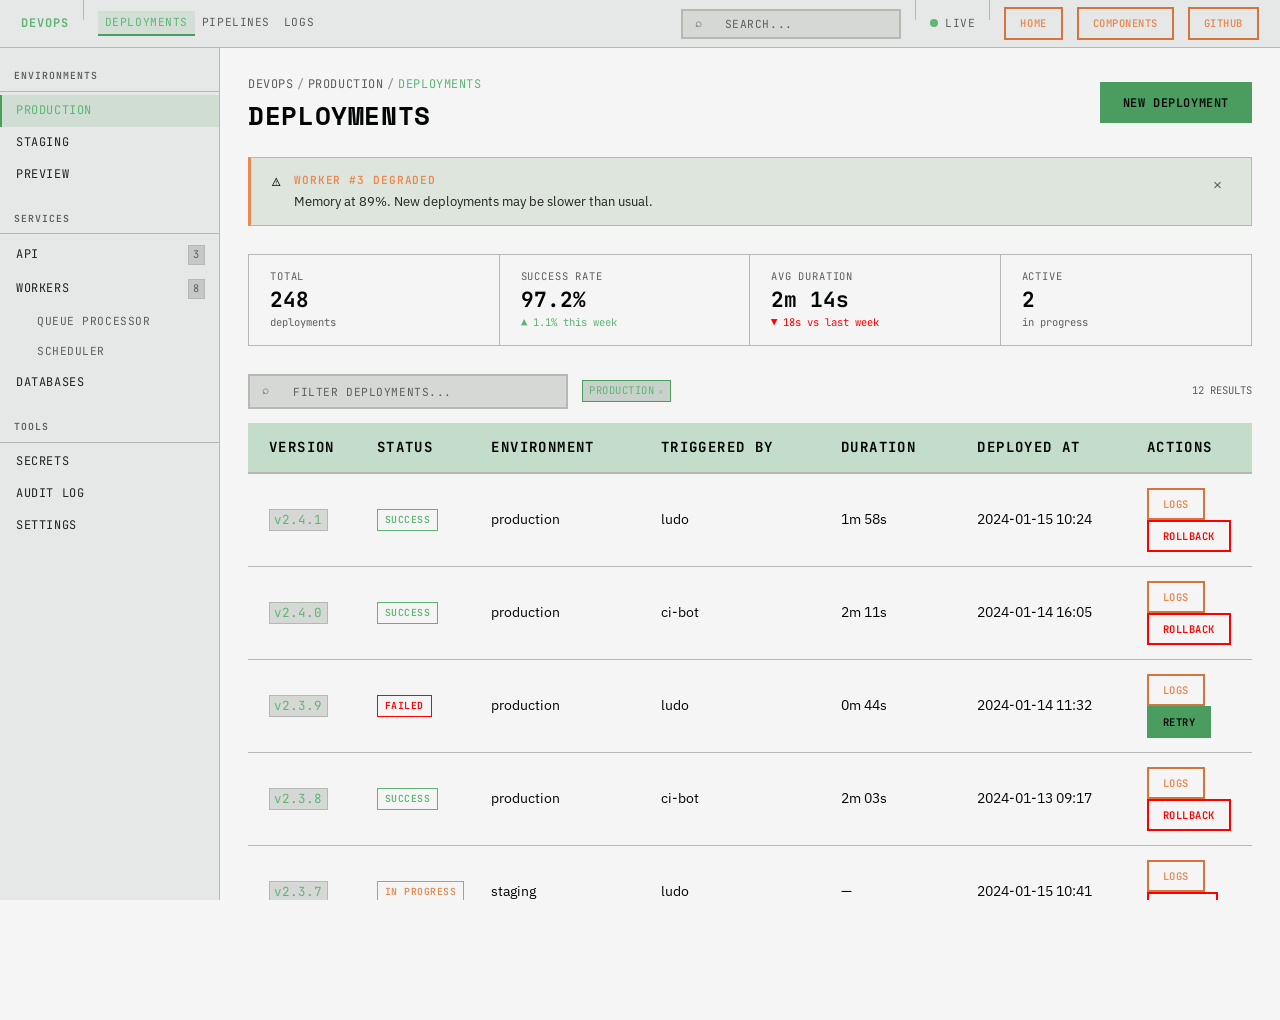
<file: examples/app-shell.html>
<!DOCTYPE html>
<html lang="en">
<head>
    <meta charset="UTF-8">
    <meta name="viewport" content="width=device-width, initial-scale=1.0">
    <title>App Shell — Stdout.css</title>
    <link rel="preconnect" href="https://fonts.googleapis.com">
    <link rel="preconnect" href="https://fonts.gstatic.com" crossorigin>
    <link rel="stylesheet" href="https://fonts.googleapis.com/css2?family=IBM+Plex+Sans:wght@400;500;600&family=JetBrains+Mono:wght@400;500;600&family=Space+Mono:wght@400;700&display=swap">
    <link rel="stylesheet" href="../stdout.css">
    <style>
        /* Reset body for full-bleed shell */
        html, body {
            height: 100%;
            margin: 0;
            padding: 0;
            overflow: hidden;
        }

        /* Demo: highlight the selected row in the table */
        .data-table tbody tr {
            cursor: pointer;
        }
    </style>
</head>
<body>

<div class="app-shell">

    <!-- ── TOP BAR ─────────────────────────────────────────── -->
    <header class="app-topbar">
        <span class="app-topbar-brand">DEVOPS</span>

        <div class="divider-v" style="height: 20px;"></div>

        <nav class="app-topnav" aria-label="Primary navigation">
            <a href="app-shell.html" class="app-topnav-link" aria-current="page">DEPLOYMENTS</a>
            <a href="#" class="app-topnav-link">PIPELINES</a>
            <a href="#" class="app-topnav-link">LOGS</a>
        </nav>

        <div class="app-topbar-spacer"></div>

        <div class="search-field" style="width: 220px;">
            <span class="search-prefix">⌕</span>
            <input type="search" class="search-input" placeholder="Search..." style="height: 30px; font-size: 0.8rem;">
        </div>

        <div class="divider-v" style="height: 20px;"></div>

        <span class="status-row">
            <span class="status-dot live pulse"></span>
            LIVE
        </span>

        <div class="divider-v" style="height: 20px;"></div>

        <a href="../index.html" class="action-btn small secondary" style="text-decoration: none;">HOME</a>
        <a href="index.html" class="action-btn small secondary" style="text-decoration: none;">COMPONENTS</a>
        <a href="https://github.com/ludothegreat/stdout-css" class="action-btn small secondary" style="text-decoration: none;">GITHUB</a>
    </header>

    <!-- ── SIDEBAR ─────────────────────────────────────────── -->
    <aside class="app-sidebar">
        <nav class="nav-sidebar" style="padding: var(--space-md) 0;">
            <div class="nav-group">
                <div class="nav-group-label">ENVIRONMENTS</div>
                <a href="#" class="nav-item" aria-current="page">PRODUCTION</a>
                <a href="#" class="nav-item">STAGING</a>
                <a href="#" class="nav-item">PREVIEW</a>
            </div>
            <div class="nav-group">
                <div class="nav-group-label">SERVICES</div>
                <a href="#" class="nav-item">API <span class="nav-item-count">3</span></a>
                <a href="#" class="nav-item">WORKERS <span class="nav-item-count">8</span></a>
                <a href="#" class="nav-item nav-item-sub">QUEUE PROCESSOR</a>
                <a href="#" class="nav-item nav-item-sub">SCHEDULER</a>
                <a href="#" class="nav-item">DATABASES</a>
            </div>
            <div class="nav-group">
                <div class="nav-group-label">TOOLS</div>
                <a href="#" class="nav-item">SECRETS</a>
                <a href="#" class="nav-item">AUDIT LOG</a>
                <a href="#" class="nav-item">SETTINGS</a>
            </div>
        </nav>
    </aside>

    <!-- ── MAIN CONTENT ───────────────────────────────────── -->
    <main class="app-content" id="main" tabindex="-1">

        <!-- Page header -->
        <div style="display: flex; align-items: center; justify-content: space-between; margin-bottom: var(--space-xl);">
            <div>
                <nav aria-label="Breadcrumb" style="margin-bottom: var(--space-sm);">
                    <div class="breadcrumbs">
                        <div class="breadcrumb-item"><a href="#" class="breadcrumb-link">DEVOPS</a></div>
                        <div class="breadcrumb-item"><a href="#" class="breadcrumb-link">PRODUCTION</a></div>
                        <div class="breadcrumb-item" aria-current="page">DEPLOYMENTS</div>
                    </div>
                </nav>
                <h1 style="margin: 0;">DEPLOYMENTS</h1>
            </div>
            <button class="action-btn" onclick="selectRow(null)">NEW DEPLOYMENT</button>
        </div>

        <!-- Alert -->
        <div class="alert warning" style="margin-bottom: var(--space-xl);">
            <span class="alert-icon">⚠</span>
            <div class="alert-content">
                <div class="alert-title">WORKER #3 DEGRADED</div>
                <div class="alert-body">Memory at 89%. New deployments may be slower than usual.</div>
            </div>
            <button class="alert-dismiss" aria-label="Dismiss" onclick="this.closest('.alert').remove()">×</button>
        </div>

        <!-- Stat row -->
        <div class="stat-row" style="margin-bottom: var(--space-xl);">
            <div class="stat-cell">
                <div class="stat-label">TOTAL</div>
                <div class="stat-value">248</div>
                <div class="stat-delta">deployments</div>
            </div>
            <div class="stat-cell">
                <div class="stat-label">SUCCESS RATE</div>
                <div class="stat-value">97.2%</div>
                <div class="stat-delta up">▲ 1.1% this week</div>
            </div>
            <div class="stat-cell">
                <div class="stat-label">AVG DURATION</div>
                <div class="stat-value">2m 14s</div>
                <div class="stat-delta down">▼ 18s vs last week</div>
            </div>
            <div class="stat-cell">
                <div class="stat-label">ACTIVE</div>
                <div class="stat-value">2</div>
                <div class="stat-delta">in progress</div>
            </div>
        </div>

        <!-- Filter row -->
        <div style="display: flex; align-items: center; gap: var(--space-md); margin-bottom: var(--space-md);">
            <div class="search-field" style="flex: 1; max-width: 320px;">
                <span class="search-prefix">⌕</span>
                <input type="search" class="search-input" placeholder="Filter deployments...">
            </div>
            <div class="tag-list">
                <span class="tag accent">production <button class="tag-remove" aria-label="Remove filter">×</button></span>
            </div>
            <div style="flex: 1;"></div>
            <span style="font-family: var(--font-mono); font-size: 0.75rem; color: var(--text-muted);">12 RESULTS</span>
        </div>

        <!-- Data table -->
        <table class="data-table">
            <thead>
                <tr>
                    <th>VERSION</th>
                    <th>STATUS</th>
                    <th>ENVIRONMENT</th>
                    <th>TRIGGERED BY</th>
                    <th>DURATION</th>
                    <th>DEPLOYED AT</th>
                    <th style="width: var(--table-actions-width);">ACTIONS</th>
                </tr>
            </thead>
            <tbody>
                <tr onclick="selectRow(this)" id="row-1">
                    <td><code>v2.4.1</code></td>
                    <td><span class="badge success">SUCCESS</span></td>
                    <td>production</td>
                    <td>ludo</td>
                    <td>1m 58s</td>
                    <td>2024-01-15 10:24</td>
                    <td class="row-actions">
                        <button class="action-btn small secondary">LOGS</button>
                        <button class="action-btn small danger">ROLLBACK</button>
                    </td>
                </tr>
                <tr onclick="selectRow(this)" id="row-2">
                    <td><code>v2.4.0</code></td>
                    <td><span class="badge success">SUCCESS</span></td>
                    <td>production</td>
                    <td>ci-bot</td>
                    <td>2m 11s</td>
                    <td>2024-01-14 16:05</td>
                    <td class="row-actions">
                        <button class="action-btn small secondary">LOGS</button>
                        <button class="action-btn small danger">ROLLBACK</button>
                    </td>
                </tr>
                <tr onclick="selectRow(this)" id="row-3">
                    <td><code>v2.3.9</code></td>
                    <td><span class="badge error">FAILED</span></td>
                    <td>production</td>
                    <td>ludo</td>
                    <td>0m 44s</td>
                    <td>2024-01-14 11:32</td>
                    <td class="row-actions">
                        <button class="action-btn small secondary">LOGS</button>
                        <button class="action-btn small">RETRY</button>
                    </td>
                </tr>
                <tr onclick="selectRow(this)" id="row-4">
                    <td><code>v2.3.8</code></td>
                    <td><span class="badge success">SUCCESS</span></td>
                    <td>production</td>
                    <td>ci-bot</td>
                    <td>2m 03s</td>
                    <td>2024-01-13 09:17</td>
                    <td class="row-actions">
                        <button class="action-btn small secondary">LOGS</button>
                        <button class="action-btn small danger">ROLLBACK</button>
                    </td>
                </tr>
                <tr onclick="selectRow(this)" id="row-5">
                    <td><code>v2.3.7</code></td>
                    <td><span class="badge warning">IN PROGRESS</span></td>
                    <td>staging</td>
                    <td>ludo</td>
                    <td>—</td>
                    <td>2024-01-15 10:41</td>
                    <td class="row-actions">
                        <button class="action-btn small secondary">LOGS</button>
                        <button class="action-btn small danger">CANCEL</button>
                    </td>
                </tr>
            </tbody>
        </table>

        <!-- Pagination -->
        <div style="margin-top: var(--space-lg);">
            <nav aria-label="Pagination">
                <div class="pagination">
                    <a class="page-item" aria-disabled="true">&#8592; PREV</a>
                    <a class="page-item" aria-current="page">1</a>
                    <a class="page-item" href="#">2</a>
                    <a class="page-item" href="#">3</a>
                    <a class="page-item" href="#">NEXT &#8594;</a>
                </div>
            </nav>
        </div>

    </main>

    <!-- ── DETAILS PANEL ──────────────────────────────────── -->
    <aside class="app-details" id="detailsPanel" style="display: none;">
        <div style="display: flex; align-items: center; justify-content: space-between; margin-bottom: var(--space-lg);">
            <h3 style="margin: 0; font-size: 0.9rem;">DEPLOYMENT DETAILS</h3>
            <button class="icon-btn" onclick="selectRow(null)" aria-label="Close details">×</button>
        </div>

        <div id="detailsContent" aria-live="polite" aria-atomic="true">
            <!-- Populated by JS -->
        </div>
    </aside>

</div><!-- /.app-shell -->

<script>
    const deployments = {
        'row-1': {
            version: 'v2.4.1',
            status: 'SUCCESS',
            statusClass: 'success',
            env: 'production',
            triggeredBy: 'ludo',
            branch: 'main',
            commit: 'a3f8c2d',
            duration: '1m 58s',
            deployedAt: '2024-01-15 10:24:15 UTC',
            instances: 3,
            region: 'us-east-1',
            tags: ['production', 'stable'],
            timeline: [
                { time: '10:24:15', title: 'DEPLOY COMPLETE', type: 'success', body: 'All 3 instances healthy.' },
                { time: '10:23:01', title: 'HEALTH CHECKS PASSED', type: 'success', body: 'All endpoints responding.' },
                { time: '10:22:17', title: 'INSTANCES UPDATED', type: '', body: 'Rolling update: 3/3 done.' },
                { time: '10:22:17', title: 'PIPELINE STARTED', type: '', body: 'Triggered by push to main.' },
            ]
        },
        'row-2': {
            version: 'v2.4.0',
            status: 'SUCCESS',
            statusClass: 'success',
            env: 'production',
            triggeredBy: 'ci-bot',
            branch: 'main',
            commit: '9e1b7f4',
            duration: '2m 11s',
            deployedAt: '2024-01-14 16:05:33 UTC',
            instances: 3,
            region: 'us-east-1',
            tags: ['production'],
            timeline: [
                { time: '16:05:33', title: 'DEPLOY COMPLETE', type: 'success', body: 'All 3 instances healthy.' },
                { time: '16:04:12', title: 'HEALTH CHECKS PASSED', type: 'success', body: '' },
                { time: '16:03:22', title: 'PIPELINE STARTED', type: '', body: 'Triggered by ci-bot.' },
            ]
        },
        'row-3': {
            version: 'v2.3.9',
            status: 'FAILED',
            statusClass: 'error',
            env: 'production',
            triggeredBy: 'ludo',
            branch: 'feat/auth',
            commit: 'c7d4e9a',
            duration: '0m 44s',
            deployedAt: '2024-01-14 11:32:07 UTC',
            instances: 0,
            region: 'us-east-1',
            tags: ['production'],
            timeline: [
                { time: '11:32:07', title: 'BUILD FAILED', type: 'error', body: 'auth.test.ts: 3 tests failed.' },
                { time: '11:31:23', title: 'PIPELINE STARTED', type: '', body: 'Triggered by ludo.' },
            ]
        },
        'row-4': {
            version: 'v2.3.8',
            status: 'SUCCESS',
            statusClass: 'success',
            env: 'production',
            triggeredBy: 'ci-bot',
            branch: 'main',
            commit: '5a2f8b1',
            duration: '2m 03s',
            deployedAt: '2024-01-13 09:17:44 UTC',
            instances: 3,
            region: 'us-east-1',
            tags: ['production'],
            timeline: [
                { time: '09:17:44', title: 'DEPLOY COMPLETE', type: 'success', body: 'All 3 instances healthy.' },
                { time: '09:16:01', title: 'PIPELINE STARTED', type: '', body: 'Triggered by ci-bot.' },
            ]
        },
        'row-5': {
            version: 'v2.3.7',
            status: 'IN PROGRESS',
            statusClass: 'warning',
            env: 'staging',
            triggeredBy: 'ludo',
            branch: 'feat/cache',
            commit: 'e9c1d3f',
            duration: '—',
            deployedAt: '2024-01-15 10:41:02 UTC',
            instances: 1,
            region: 'us-east-1',
            tags: ['staging'],
            timeline: [
                { time: '10:41:02', title: 'PIPELINE STARTED', type: '', body: 'Triggered by ludo.' },
            ]
        },
    };

    let selectedRow = null;

    function selectRow(row) {
        // Deselect previous
        if (selectedRow) {
            selectedRow.removeAttribute('aria-selected');
        }

        const panel = document.getElementById('detailsPanel');

        if (!row) {
            panel.style.display = 'none';
            selectedRow = null;
            return;
        }

        selectedRow = row;
        row.setAttribute('aria-selected', 'true');

        const data = deployments[row.id];
        if (!data) return;

        const timelineHTML = data.timeline.map(e => `
            <div class="timeline-item ${e.type}">
                <div class="timeline-time">${e.time}</div>
                <div class="timeline-title">${e.title}</div>
                ${e.body ? `<div class="timeline-body">${e.body}</div>` : ''}
            </div>
        `).join('');

        const tagsHTML = data.tags.map(t => `<span class="tag">${t}</span>`).join('');

        document.getElementById('detailsContent').innerHTML = `
            <div style="display: flex; align-items: center; gap: var(--space-sm); margin-bottom: var(--space-lg);">
                <span class="badge ${data.statusClass}">${data.status}</span>
                <code style="font-size: 1rem; color: var(--text-primary);">${data.version}</code>
            </div>

            <div class="kv-list" style="margin-bottom: var(--space-lg);">
                <div class="kv-item">
                    <span class="kv-key">BRANCH</span>
                    <span class="kv-value"><code>${data.branch}</code></span>
                </div>
                <div class="kv-item">
                    <span class="kv-key">COMMIT</span>
                    <span class="kv-value"><code>${data.commit}</code></span>
                </div>
                <div class="kv-item">
                    <span class="kv-key">ENV</span>
                    <span class="kv-value">${data.env}</span>
                </div>
                <div class="kv-item">
                    <span class="kv-key">REGION</span>
                    <span class="kv-value">${data.region}</span>
                </div>
                <div class="kv-item">
                    <span class="kv-key">BY</span>
                    <span class="kv-value">${data.triggeredBy}</span>
                </div>
                <div class="kv-item">
                    <span class="kv-key">DURATION</span>
                    <span class="kv-value">${data.duration}</span>
                </div>
                <div class="kv-item">
                    <span class="kv-key">DEPLOYED</span>
                    <span class="kv-value">${data.deployedAt}</span>
                </div>
            </div>

            <div class="tag-list" style="margin-bottom: var(--space-xl);">
                ${tagsHTML}
            </div>

            <div class="divider-label" style="margin-bottom: var(--space-lg);">ACTIVITY</div>

            <div class="timeline">
                ${timelineHTML}
            </div>

            <div style="display: flex; gap: var(--space-sm); margin-top: var(--space-xl);">
                <button class="action-btn small secondary" style="flex: 1;">LOGS</button>
                ${data.statusClass === 'success' ? '<button class="action-btn small danger" style="flex: 1;">ROLLBACK</button>' : ''}
                ${data.statusClass === 'error' ? '<button class="action-btn small" style="flex: 1;">RETRY</button>' : ''}
            </div>
        `;

        panel.style.display = '';
    }
</script>

</body>
</html>
</file>
<file: stdout.css>
/* ============================================
   STDOUT.CSS
   Form follows function. Brutal honesty.
   A CSS-only framework for information-dense developer tools
   ============================================ */

/* ============================================
   CSS VARIABLES & DESIGN TOKENS
   ============================================ */
:root {
    /* Colors - Greens & Orange (NO BLUES) */
    --green-primary: #4a9d5f;
    --green-light: #5fb574;
    --green-dark: #3a7d4f;
    --orange-primary: #d4753e;
    --orange-light: #e88952;
    --orange-dark: #c4652e;

    /* Grays & Blacks (tinted with green for cohesion - no pure grays) */
    --gray-900: oklch(0.12 0.008 150);  /* ~#0a0b0a - darkest, subtle green tint */
    --gray-850: oklch(0.18 0.008 150);  /* ~#121312 */
    --gray-800: oklch(0.24 0.008 150);  /* ~#1a1b1a */
    --gray-700: oklch(0.30 0.008 150);  /* ~#252625 */
    --gray-600: oklch(0.40 0.008 150);  /* ~#3a3b3a */
    --gray-500: oklch(0.48 0.008 150);  /* ~#4a4c4a */
    --gray-400: oklch(0.60 0.006 150);  /* ~#6a6b6a */
    --gray-300: oklch(0.70 0.004 150);  /* ~#8a8b8a */
    --gray-200: oklch(0.80 0.003 150);  /* ~#a8a9a8 */
    --gray-100: oklch(0.88 0.002 150);  /* ~#c8c9c8 */
    --gray-50: oklch(0.94 0.001 150);   /* ~#e8e9e8 - lightest */

    /* Semantic Colors */
    --bg-app: var(--gray-900);
    --bg-surface: var(--gray-800);
    --bg-elevated: var(--gray-700);
    --bg-interactive: var(--gray-600);
    --border-subtle: var(--gray-600);
    --border-strong: var(--gray-500);
    --text-primary: var(--gray-50);
    --text-secondary: var(--gray-200);
    --text-muted: var(--gray-400);
    --text-accent: var(--green-light);

    /* Status Colors */
    --status-success: var(--green-light);
    --status-warning: var(--orange-light);
    --status-error: oklch(0.63 0.26 29);
    --status-info: var(--gray-300);

    /* Typography
     * Load these fonts before stdout.css, with display=swap to prevent FOIT:
     *
     * <link rel="preconnect" href="https://fonts.googleapis.com">
     * <link rel="preconnect" href="https://fonts.gstatic.com" crossorigin>
     * <link rel="stylesheet" href="https://fonts.googleapis.com/css2?family=IBM+Plex+Sans:wght@400;500;600&family=JetBrains+Mono:wght@400;500;600&family=Space+Mono:wght@400;700&display=swap">
     *
     * Fallbacks are provided — the UI remains functional without custom fonts.
     */
    --font-display: 'Space Mono', 'Courier New', monospace;
    --font-body: 'IBM Plex Sans', -apple-system, BlinkMacSystemFont, 'Segoe UI', sans-serif;
    --font-mono: 'JetBrains Mono', 'Courier New', monospace;

    /* Spacing Scale (asymmetric, functional) */
    --space-xs: 0.25rem;
    --space-sm: 0.5rem;
    --space-md: 1rem;
    --space-lg: 1.5rem;
    --space-xl: 2rem;
    --space-2xl: 3rem;
    --space-3xl: 4rem;

    /* Layout */
    --border-width: 2px;
    --focus-ring-color: var(--green-light);
    --table-actions-width: 120px;

    /* Transitions - cubic-bezier for natural deceleration */
    --ease-out-quad: cubic-bezier(0.25, 0.46, 0.45, 0.94);
    --ease-out-quart: cubic-bezier(0.165, 0.84, 0.44, 1);
    --ease-out-expo: cubic-bezier(0.19, 1, 0.22, 1);
    --transition-fast: 150ms var(--ease-out-quart);
    --transition-normal: 250ms var(--ease-out-quart);
    --transition-slow: 350ms var(--ease-out-expo);
}

/* ============================================
   RESET & BASE STYLES
   ============================================ */
*, *::before, *::after {
    box-sizing: border-box;
    margin: 0;
    padding: 0;
}

html {
    font-size: 14px;
    -webkit-font-smoothing: antialiased;
    -moz-osx-font-smoothing: grayscale;
}

body {
    font-family: var(--font-body);
    font-size: 1rem;
    line-height: 1.5;
    color: var(--text-primary);
    background: var(--bg-app);
}

/* ============================================
   FOCUS INDICATORS (Accessibility)
   ============================================ */
*:focus {
    outline: none;
}

*:focus-visible {
    outline: 2px solid var(--focus-ring-color);
    outline-offset: 2px;
}

/* Keyboard navigation support */
@media (prefers-reduced-motion: reduce) {
    *,
    *::before,
    *::after {
        animation-duration: 0.01ms !important;
        animation-iteration-count: 1 !important;
        transition-duration: 0.01ms !important;
    }
}

/* ============================================
   TYPOGRAPHY SYSTEM
   ============================================ */
h1, h2, h3, h4, h5, h6 {
    font-family: var(--font-display);
    font-weight: 700;
    letter-spacing: 0.02em;
    text-transform: uppercase;
}

h1 {
    font-size: clamp(1.5rem, 2vw, 2rem);
    line-height: 1.1;
    letter-spacing: 0.025em;
}
h2 {
    font-size: clamp(1.25rem, 1.5vw, 1.5rem);
    line-height: 1.2;
    letter-spacing: 0.02em;
}
h3 {
    font-size: 1.25rem;
    line-height: 1.3;
}
h4 {
    font-size: 1.125rem;
    line-height: 1.4;
}
h5 {
    font-size: 1rem;
    line-height: 1.4;
}

code, kbd, pre {
    font-family: var(--font-mono);
    font-size: 0.9em;
}

/* Inline code */
:not(pre) > code {
    padding: 0.1em 0.35em;
    background: var(--bg-elevated);
    border: 1px solid var(--border-subtle);
    color: var(--green-light);
}

/* Keyboard shortcut */
kbd {
    display: inline-block;
    padding: 0.1em 0.45em;
    background: var(--bg-elevated);
    border: 1px solid var(--border-strong);
    border-bottom-width: 2px;
    color: var(--text-secondary);
    font-size: 0.75em;
    line-height: 1.5;
}

/* Highlighted text */
mark {
    background: color-mix(in oklch, var(--orange-light) 30%, transparent);
    color: var(--text-primary);
    padding: 0.05em 0.2em;
}

/* Abbreviation */
abbr[title] {
    text-decoration: underline dotted var(--text-muted);
    cursor: help;
}

/* Blockquote */
blockquote {
    border-left: 3px solid var(--orange-primary);
    margin: var(--space-md) 0;
    padding: var(--space-sm) var(--space-lg);
    color: var(--text-secondary);
    font-style: italic;
}

blockquote cite {
    display: block;
    margin-top: var(--space-sm);
    font-family: var(--font-mono);
    font-size: 0.8em;
    font-style: normal;
    color: var(--text-muted);
}

/* Deleted / inserted text */
del {
    color: var(--status-error);
    text-decoration: line-through;
    opacity: 0.7;
}

ins {
    color: var(--status-success);
    text-decoration: underline;
    text-decoration-style: dotted;
}

/* Superscript / subscript */
sup, sub {
    font-size: 0.75em;
    font-family: var(--font-mono);
    color: var(--text-muted);
}

/* Small text */
small {
    font-size: 0.85em;
    color: var(--text-muted);
}

/* ============================================
   TOOLTIPS
   ============================================ */
[data-tooltip] {
    position: relative;
}

/* Tooltip box — default position: above */
[data-tooltip]::before {
    content: attr(data-tooltip);
    position: absolute;
    bottom: calc(100% + 6px);
    left: 50%;
    transform: translateX(-50%);
    padding: var(--space-xs) var(--space-sm);
    background: var(--bg-surface);
    border: 1px solid var(--green-primary);
    color: var(--text-primary);
    font-family: var(--font-mono);
    font-size: 0.75rem;
    font-style: normal;
    white-space: nowrap;
    pointer-events: none;
    opacity: 0;
    z-index: 4000;
    transition: opacity var(--transition-fast);
}

[data-tooltip]:hover,
[data-tooltip]:focus-visible {
    z-index: 1;
}

[data-tooltip]:hover::before,
[data-tooltip]:focus-visible::before {
    opacity: 1;
}

/* Position variants */
[data-tooltip].tooltip-bottom::before {
    bottom: auto;
    top: calc(100% + 6px);
}

[data-tooltip].tooltip-left::before {
    bottom: auto;
    left: auto;
    right: calc(100% + 6px);
    top: 50%;
    transform: translateY(-50%);
}

[data-tooltip].tooltip-right::before {
    bottom: auto;
    left: calc(100% + 6px);
    top: 50%;
    transform: translateY(-50%);
}

/* ============================================
   BUTTON SYSTEM
   ============================================ */
.action-btn {
    display: inline-flex;
    align-items: center;
    justify-content: center;
    gap: var(--space-xs);
    padding: 0.75rem 1.5rem;
    background: var(--green-primary);
    border: var(--border-width) solid var(--green-primary);
    color: var(--gray-900);
    font-family: var(--font-mono);
    font-size: 0.85rem;
    font-weight: 600;
    text-transform: uppercase;
    letter-spacing: 0.05em;
    cursor: pointer;
    transition: background-color var(--transition-fast), border-color var(--transition-fast), color var(--transition-fast), transform var(--transition-fast), box-shadow var(--transition-fast);
    position: relative;
}

.action-btn:hover {
    background: var(--green-light);
    border-color: var(--green-light);
    transform: translateY(-2px);
    box-shadow: 0 4px 12px color-mix(in oklch, var(--green-primary) 40%, transparent);
}


.action-btn:active {
    transform: translateY(0);
    box-shadow: none;
}

.action-btn.secondary {
    background: transparent;
    color: var(--orange-light);
    border-color: var(--orange-primary);
}

.action-btn.secondary:hover {
    background: var(--orange-primary);
    color: var(--gray-900);
    border-color: var(--orange-light);
}

.action-btn.danger {
    background: transparent;
    color: var(--status-error);
    border-color: var(--status-error);
}

.action-btn.danger:hover {
    background: var(--status-error);
    color: var(--text-primary);
}

.action-btn.small {
    padding: 0.5rem 1rem;
    font-size: 0.75rem;
}

.action-btn:disabled,
.action-btn[aria-disabled="true"] {
    opacity: 0.4;
    cursor: not-allowed;
    transform: none;
    box-shadow: none;
    pointer-events: none;
}

/* Loading state — spinner dots replace text visually */
.action-btn.loading {
    color: transparent;
    pointer-events: none;
    position: relative;
}

.action-btn.loading::after {
    content: '';
    position: absolute;
    inset: 0;
    display: flex;
    align-items: center;
    justify-content: center;
    /* Blinking block cursor */
    background-image: repeating-linear-gradient(
        90deg,
        currentColor 0, currentColor 6px,
        transparent 6px, transparent 10px
    );
    background-size: 30px 4px;
    background-repeat: no-repeat;
    background-position: center;
    animation: btn-loading 0.9s var(--ease-out-quart) infinite;
    color: var(--gray-900);
    opacity: 0.7;
}

.action-btn.secondary.loading::after {
    color: var(--orange-light);
    opacity: 1;
}

.action-btn.danger.loading::after {
    color: var(--status-error);
    opacity: 1;
}

@keyframes btn-loading {
    0%   { background-position: -30px center; }
    100% { background-position: calc(100% + 30px) center; }
}

.icon-btn {
    background: transparent;
    border: 1px solid var(--border-subtle);
    color: var(--text-secondary);
    padding: 0.5rem 1rem;
    font-family: var(--font-mono);
    font-size: 0.8rem;
    text-transform: uppercase;
    cursor: pointer;
    transition: background-color var(--transition-fast), border-color var(--transition-fast), color var(--transition-fast), transform var(--transition-fast);
}

.icon-btn:hover {
    background: var(--bg-elevated);
    border-color: var(--green-primary);
    color: var(--green-light);
}


.icon-btn:active {
    transform: scale(0.95);
}

.text-btn {
    background: none;
    border: none;
    color: var(--text-muted);
    font-family: var(--font-mono);
    font-size: 0.85rem;
    text-transform: uppercase;
    text-decoration: underline;
    cursor: pointer;
    padding: 0;
    transition: color var(--transition-fast);
}

.text-btn:hover {
    color: var(--text-primary);
}

.copy-btn {
    padding: 0.4rem 0.8rem;
    background: var(--bg-interactive);
    border: 1px solid var(--border-strong);
    color: var(--text-secondary);
    font-family: var(--font-mono);
    font-size: 0.75rem;
    text-transform: uppercase;
    cursor: pointer;
    transition: background-color var(--transition-fast), border-color var(--transition-fast), color var(--transition-fast);
}

.copy-btn:hover {
    background: var(--green-primary);
    border-color: var(--green-primary);
    color: var(--gray-900);
}

/* ============================================
   DATA TABLE
   ============================================ */
.data-table-container {
    background: var(--bg-surface);
    border: var(--border-width) solid var(--border-strong);
}

.data-table {
    width: 100%;
    border-collapse: collapse;
}

.data-table thead {
    background: color-mix(in oklch, var(--green-primary) 28%, transparent);
    border-bottom: var(--border-width) solid var(--border-subtle);
}

.data-table th {
    padding: var(--space-md) var(--space-lg);
    text-align: left;
    font-family: var(--font-mono);
    font-size: 1rem;
    font-weight: 700;
    color: var(--text-primary);
    text-transform: uppercase;
    letter-spacing: 0.1em;
}

.data-table tbody tr {
    border-bottom: 1px solid var(--border-subtle);
    cursor: pointer;
    transition: background var(--transition-fast);
}

.data-table tbody tr:hover {
    background: var(--bg-app);
}

.data-table tbody tr:focus-within {
    outline: 2px solid var(--focus-ring-color);
    outline-offset: -2px;
}

.data-table tbody tr:active {
    background: var(--bg-surface);
}

.data-table tbody tr.selected {
    background: color-mix(in oklch, var(--green-primary) 15%, transparent);
}

.data-table tbody tr.archived {
    opacity: 0.5;
}

.data-table td {
    padding: var(--space-md) var(--space-lg);
    vertical-align: middle;
    max-width: 0; /* Enable text truncation in flex/grid children */
    overflow: hidden;
}

/* First column (checkbox) should not shrink */
.data-table td:first-child {
    max-width: none;
    width: 40px;
}

/* Last column (actions) should not shrink */
.data-table td:last-child {
    max-width: none;
    width: var(--table-actions-width);
}

.data-checkbox {
    width: 16px;
    height: 16px;
}

/* ============================================
   CHECKBOXES & RADIO BUTTONS
   ============================================ */
.checkbox-control,
.radio-control {
    display: flex;
    align-items: center;
    gap: var(--space-sm);
    cursor: pointer;
    font-family: var(--font-mono);
    font-size: 0.85rem;
    text-transform: uppercase;
    letter-spacing: 0.05em;
    color: var(--text-secondary);
    user-select: none;
}

.checkbox-control:hover,
.radio-control:hover {
    color: var(--text-primary);
}

input[type="checkbox"],
input[type="radio"] {
    appearance: none;
    -webkit-appearance: none;
    width: 16px;
    height: 16px;
    flex-shrink: 0;
    border: 2px solid var(--border-strong);
    background: var(--bg-elevated);
    cursor: pointer;
    position: relative;
    transition: border-color var(--transition-fast), background var(--transition-fast);
}

input[type="radio"] {
    border-radius: 50%;
}

input[type="checkbox"]:hover,
input[type="radio"]:hover {
    border-color: var(--green-primary);
}

input[type="checkbox"]:checked {
    background: var(--green-primary);
    border-color: var(--green-primary);
}

/* Checkmark via pseudo-element */
input[type="checkbox"]:checked::after {
    content: '';
    position: absolute;
    top: 1px;
    left: 4px;
    width: 4px;
    height: 8px;
    border: 2px solid var(--bg-app);
    border-top: none;
    border-left: none;
    transform: rotate(45deg);
}

input[type="radio"]:checked {
    background: var(--green-primary);
    border-color: var(--green-primary);
}

/* Inner dot via pseudo-element */
input[type="radio"]:checked::after {
    content: '';
    position: absolute;
    top: 2px;
    left: 2px;
    width: 8px;
    height: 8px;
    border-radius: 50%;
    background: var(--bg-app);
}

input[type="checkbox"]:disabled,
input[type="radio"]:disabled {
    opacity: 0.5;
    cursor: not-allowed;
}

input[type="checkbox"]:disabled:hover,
input[type="radio"]:disabled:hover {
    border-color: var(--border-strong);
}

/* ============================================
   RANGE SLIDER
   ============================================ */
.slider {
    -webkit-appearance: none;
    appearance: none;
    width: 100%;
    height: 4px;
    background: linear-gradient(
        to right,
        var(--green-primary) 0%,
        var(--green-primary) var(--slider-fill, 0%),
        var(--border-strong) var(--slider-fill, 0%),
        var(--border-strong) 100%
    );
    border: none;
    outline: none;
    cursor: pointer;
}

.slider::-webkit-slider-thumb {
    -webkit-appearance: none;
    appearance: none;
    width: 16px;
    height: 16px;
    background: var(--green-light);
    border: 2px solid var(--green-primary);
    cursor: pointer;
    transition: background var(--transition-fast), border-color var(--transition-fast);
}

.slider::-moz-range-thumb {
    width: 16px;
    height: 16px;
    background: var(--green-light);
    border: 2px solid var(--green-primary);
    border-radius: 0;
    cursor: pointer;
    transition: background var(--transition-fast), border-color var(--transition-fast);
}

.slider::-moz-range-track {
    height: 4px;
    background: transparent;
}

.slider:hover::-webkit-slider-thumb {
    background: var(--green-primary);
    border-color: var(--green-light);
}

.slider:hover::-moz-range-thumb {
    background: var(--green-primary);
    border-color: var(--green-light);
}

.slider:focus-visible {
    outline: 2px solid var(--focus-ring-color);
    outline-offset: 4px;
}

.slider:disabled {
    opacity: 0.5;
    cursor: not-allowed;
}

.slider-field {
    display: flex;
    flex-direction: column;
    gap: var(--space-sm);
}

.slider-row {
    display: flex;
    align-items: center;
    gap: var(--space-md);
}

.slider-value {
    font-family: var(--font-mono);
    font-size: 0.85rem;
    color: var(--green-light);
    min-width: 3ch;
    text-align: right;
    flex-shrink: 0;
}

/* ============================================
   TOGGLE SWITCH
   ============================================ */
.toggle-switch {
    display: inline-flex;
    align-items: center;
    gap: var(--space-sm);
    cursor: pointer;
    user-select: none;
    font-family: var(--font-mono);
    font-size: 0.85rem;
    text-transform: uppercase;
    letter-spacing: 0.05em;
    color: var(--text-secondary);
}

.toggle-switch:hover {
    color: var(--text-primary);
}

/* Hide native checkbox, keep it keyboard & screen-reader accessible */
.toggle-switch input[type="checkbox"] {
    position: absolute;
    opacity: 0;
    width: 0;
    height: 0;
    margin: 0;
}

.toggle-track {
    position: relative;
    width: 44px;
    height: 22px;
    background: var(--bg-elevated);
    border: 2px solid var(--border-strong);
    flex-shrink: 0;
    transition: background var(--transition-fast), border-color var(--transition-fast);
}

.toggle-thumb {
    position: absolute;
    top: 2px;
    left: 2px;
    width: 14px;
    height: 14px;
    background: var(--text-muted);
    transition: transform var(--transition-fast), background var(--transition-fast);
}

/* On state */
.toggle-switch input:checked + .toggle-track {
    background: color-mix(in oklch, var(--green-primary) 20%, transparent);
    border-color: var(--green-primary);
}

.toggle-switch input:checked + .toggle-track .toggle-thumb {
    transform: translateX(22px);
    background: var(--green-light);
}

/* Focus */
.toggle-switch input:focus-visible + .toggle-track {
    outline: 2px solid var(--focus-ring-color);
    outline-offset: 2px;
}

/* Disabled */
.toggle-switch:has(input:disabled) {
    opacity: 0.5;
    cursor: not-allowed;
}

.data-title {
    font-family: var(--font-mono);
    font-size: 1rem;
    font-weight: 600;
    color: var(--green-light);
    overflow: hidden;
    text-overflow: ellipsis;
    white-space: nowrap;
    max-width: 100%;
}

.data-description {
    font-size: 0.85rem;
    color: var(--text-muted);
    margin-top: var(--space-xs);
    display: -webkit-box;
    -webkit-line-clamp: 2;
    line-clamp: 2;
    -webkit-box-orient: vertical;
    overflow: hidden;
    word-wrap: break-word;
    overflow-wrap: break-word;
}

.data-meta {
    display: flex;
    align-items: center;
    gap: var(--space-sm);
    flex-wrap: wrap;
    font-family: var(--font-mono);
    font-size: 0.75rem;
    color: var(--text-muted);
}

.data-actions {
    display: flex;
    gap: var(--space-xs);
    opacity: 0;
    transition: opacity var(--transition-fast);
}

.data-table tbody tr:hover .data-actions,
.data-table tbody tr:focus-within .data-actions {
    opacity: 1;
}

/* Status Badges */
.badge {
    display: inline-block;
    padding: 0.2rem 0.5rem;
    font-family: var(--font-mono);
    font-size: 0.7rem;
    font-weight: 600;
    text-transform: uppercase;
    letter-spacing: 0.05em;
    border: 1px solid;
    max-width: 24ch;
    overflow: hidden;
    text-overflow: ellipsis;
    white-space: nowrap;
    vertical-align: middle;
}

.badge.success {
    color: var(--status-success);
    border-color: var(--status-success);
}

.badge.warning {
    color: var(--status-warning);
    border-color: var(--status-warning);
}

.badge.error {
    color: var(--status-error);
    border-color: var(--status-error);
}

.badge.info {
    color: var(--status-info);
    border-color: var(--status-info);
}

/* ============================================
   MODALS
   ============================================ */
.modal {
    position: fixed;
    top: 0;
    left: 0;
    width: 100%;
    height: 100%;
    z-index: 1000;
    display: flex;
    align-items: center;
    justify-content: center;
}

.modal-backdrop {
    position: absolute;
    top: 0;
    left: 0;
    width: 100%;
    height: 100%;
    background: color-mix(in oklch, var(--gray-900) 80%, transparent);
    backdrop-filter: blur(4px);
}

.modal-panel {
    position: relative;
    width: 90%;
    max-width: 600px;
    max-height: 85vh;
    background: var(--bg-surface);
    border: var(--border-width) solid var(--green-primary);
    display: flex;
    flex-direction: column;
    z-index: 1;
}

.modal-panel.wide {
    max-width: 900px;
}

.modal-header {
    padding: var(--space-xl);
    background: var(--bg-elevated);
    border-bottom: var(--border-width) solid var(--green-primary);
    display: flex;
    align-items: center;
    justify-content: space-between;
}

.modal-title {
    font-family: var(--font-display);
    color: var(--green-light);
    margin: 0;
}

.modal-close {
    width: 32px;
    height: 32px;
    background: none;
    border: none;
    color: var(--text-muted);
    font-size: 2rem;
    line-height: 1;
    cursor: pointer;
    transition: color var(--transition-fast);
}

.modal-close:hover {
    color: var(--status-error);
}

.modal-body {
    padding: var(--space-xl);
    overflow-y: auto;
    flex: 1;
}

.modal-footer {
    padding: var(--space-lg) var(--space-xl);
    background: var(--bg-elevated);
    border-top: 1px solid var(--border-subtle);
    display: flex;
    gap: var(--space-md);
    justify-content: flex-end;
}

/* ============================================
   FORMS
   ============================================ */
.form-field {
    margin-bottom: var(--space-lg);
}

.form-label {
    display: block;
    margin-bottom: var(--space-sm);
    font-family: var(--font-mono);
    font-size: 0.85rem;
    font-weight: 600;
    color: var(--text-secondary);
    text-transform: uppercase;
    letter-spacing: 0.05em;
}

.form-input,
.form-textarea,
.form-select {
    width: 100%;
    padding: 0.75rem 1rem;
    background: var(--bg-elevated);
    border: var(--border-width) solid var(--border-subtle);
    color: var(--text-primary);
    font-family: var(--font-body);
    font-size: 1rem;
    transition: border-color var(--transition-fast), background-color var(--transition-fast), box-shadow var(--transition-fast);
}

.form-input:focus,
.form-textarea:focus,
.form-select:focus {
    outline: none;
    border-color: var(--green-primary);
    background: var(--bg-surface);
    box-shadow: 0 0 0 3px color-mix(in oklch, var(--green-primary) 10%, transparent);
}

.form-input:hover:not(:focus),
.form-textarea:hover:not(:focus),
.form-select:hover:not(:focus) {
    border-color: var(--border-strong);
}

.form-input:disabled,
.form-textarea:disabled,
.form-select:disabled {
    opacity: 0.5;
    cursor: not-allowed;
    background: var(--bg-surface);
}

.form-textarea {
    resize: vertical;
    min-height: 100px;
}

.form-help {
    margin-top: var(--space-xs);
    font-size: 0.85rem;
    color: var(--text-muted);
}

.form-field-group {
    display: flex;
    gap: var(--space-sm);
}

.form-field-group .form-input {
    flex: 1;
}

/* Required field indicator */
.form-label .required {
    color: var(--status-error);
    margin-inline-start: var(--space-xs);
    font-size: 0.9em;
}

/* Read-only state */
.form-input[readonly],
.form-textarea[readonly] {
    background: var(--bg-elevated);
    border-color: var(--border-subtle);
    color: var(--text-secondary);
    cursor: default;
    opacity: 0.8;
}

/* Native HTML5 validation — only show after user interaction */
.form-input:invalid:not(:placeholder-shown):not(:focus),
.form-textarea:invalid:not(:placeholder-shown):not(:focus) {
    border-color: var(--status-error);
}

/* Error state */
.form-field.error .form-input,
.form-field.error .form-textarea,
.form-field.error .form-select {
    border-color: var(--status-error);
    background: color-mix(in oklch, var(--status-error) 6%, var(--bg-elevated));
}

.form-field.error .form-input:focus,
.form-field.error .form-textarea:focus,
.form-field.error .form-select:focus {
    box-shadow: 0 0 0 3px color-mix(in oklch, var(--status-error) 15%, transparent);
}

.form-field.error .form-label {
    color: var(--status-error);
}

.form-error {
    margin-top: var(--space-xs);
    font-family: var(--font-mono);
    font-size: 0.8rem;
    color: var(--status-error);
}

/* Success state */
.form-field.success .form-input,
.form-field.success .form-textarea,
.form-field.success .form-select {
    border-color: var(--status-success);
}

.form-field.success .form-input:focus,
.form-field.success .form-textarea:focus,
.form-field.success .form-select:focus {
    box-shadow: 0 0 0 3px color-mix(in oklch, var(--status-success) 15%, transparent);
}

/* Custom select — remove native arrow, add custom indicator */
.form-select {
    appearance: none;
    -webkit-appearance: none;
    background-image: url("data:image/svg+xml,%3Csvg xmlns='http://www.w3.org/2000/svg' width='10' height='6' viewBox='0 0 10 6'%3E%3Cpath d='M0 0l5 6 5-6z' fill='%236a6b6a'/%3E%3C/svg%3E");
    background-repeat: no-repeat;
    background-position: right var(--space-md) center;
    padding-right: 2.5rem;
    cursor: pointer;
}

/* ============================================
   MESSAGES & NOTIFICATIONS
   ============================================ */
.error-message {
    padding: var(--space-md);
    background: color-mix(in oklch, var(--status-error) 20%, transparent);
    border-left: 3px solid var(--status-error);
    color: var(--status-error);
    font-size: 0.9rem;
    margin-top: var(--space-md);
}

.warning-box {
    padding: var(--space-md);
    background: color-mix(in oklch, var(--orange-primary) 20%, transparent);
    border-left: 3px solid var(--orange-primary);
    color: var(--orange-light);
    font-size: 0.9rem;
    margin-top: var(--space-md);
}

.toast-container {
    position: fixed;
    bottom: var(--space-xl);
    right: var(--space-xl);
    z-index: 2000;
    display: flex;
    flex-direction: column;
    gap: var(--space-sm);
    max-width: 400px;
}

.toast {
    padding: var(--space-md) var(--space-lg);
    background: var(--bg-elevated);
    border-left: 4px solid;
    color: var(--text-primary);
    font-size: 0.9rem;
    animation: slideIn var(--transition-normal);
}

.toast.success { border-color: var(--status-success); }
.toast.warning { border-color: var(--status-warning); }
.toast.error { border-color: var(--status-error); }
.toast.info { border-color: var(--status-info); }

@keyframes slideIn {
    from {
        transform: translateX(100%);
        opacity: 0;
    }
    to {
        transform: translateX(0);
        opacity: 1;
    }
}

/* ============================================
   COMMAND PALETTE
   ============================================ */
.command-palette {
    position: fixed;
    top: 0;
    left: 0;
    width: 100%;
    height: 100%;
    z-index: 3000;
    display: flex;
    align-items: flex-start;
    justify-content: center;
    padding-top: 15vh;
}

.command-palette-backdrop {
    position: absolute;
    top: 0;
    left: 0;
    width: 100%;
    height: 100%;
    background: color-mix(in oklch, var(--gray-900) 90%, transparent);
    backdrop-filter: blur(8px);
}

.command-palette-modal {
    position: relative;
    width: 90%;
    max-width: 700px;
    background: var(--bg-surface);
    border: var(--border-width) solid var(--green-primary);
    z-index: 1;
}

.command-input {
    width: 100%;
    padding: var(--space-lg) var(--space-xl);
    background: var(--bg-elevated);
    border: none;
    border-bottom: var(--border-width) solid var(--green-primary);
    color: var(--text-primary);
    font-family: var(--font-mono);
    font-size: 1.25rem;
    text-transform: uppercase;
}

.command-input:focus {
    outline: none;
}

.command-input::placeholder {
    color: var(--text-muted);
    opacity: 0.6;
}

.command-results {
    max-height: 400px;
    overflow-y: auto;
}

.command-result-item {
    padding: var(--space-md) var(--space-lg);
    border-bottom: 1px solid var(--border-subtle);
    cursor: pointer;
    transition: background var(--transition-fast);
}

.command-result-item:hover {
    background: var(--bg-elevated);
}

.command-result-item:focus-visible {
    outline: 2px solid var(--focus-ring-color);
    outline-offset: -2px;
}

.command-result-item:last-child {
    border-bottom: none;
}

.command-result-item .data-title {
    font-family: var(--font-mono);
    font-size: 1rem;
    font-weight: 600;
    color: var(--green-light);
    margin-bottom: var(--space-xs);
}

.command-result-item .text-muted {
    font-size: 0.85rem;
}

/* ============================================
   LOADING STATES
   ============================================ */
.loading-state {
    padding: var(--space-3xl);
    text-align: center;
    color: var(--text-muted);
}

.empty-state {
    padding: var(--space-3xl);
    text-align: center;
    color: var(--text-muted);
}

.empty-state-icon {
    font-size: 3rem;
    opacity: 0.3;
    margin-bottom: var(--space-lg);
    filter: grayscale(1);
}

.empty-state-title {
    font-family: var(--font-display);
    font-size: 1.125rem;
    color: var(--text-secondary);
    margin-bottom: var(--space-sm);
    text-transform: uppercase;
    letter-spacing: 0.05em;
}

.empty-state-description {
    font-size: 0.9rem;
    color: var(--text-muted);
    max-width: 400px;
    margin: 0 auto var(--space-lg);
    line-height: 1.6;
}

.empty-state-action {
    margin-top: var(--space-lg);
}

/* Terminal-style block cursor spinner — no circles */
.loading-spinner {
    display: flex;
    align-items: flex-end;
    gap: 3px;
    height: 24px;
    margin: 0 auto var(--space-md);
    width: fit-content;
}

.loading-spinner::before,
.loading-spinner::after,
.loading-spinner span {
    content: '';
    display: block;
    width: 8px;
    background: var(--green-primary);
    animation: bar-pulse 1s var(--ease-out-quart) infinite;
}

.loading-spinner::before { height: 8px; animation-delay: 0s; }
.loading-spinner span     { height: 16px; animation-delay: 0.15s; }
.loading-spinner::after  { height: 24px; animation-delay: 0.3s; }

@keyframes bar-pulse {
    0%, 100% { opacity: 0.25; }
    50%       { opacity: 1; }
}

/* Skeleton Loading States */
.skeleton {
    background: linear-gradient(
        90deg,
        var(--bg-elevated) 0%,
        var(--bg-interactive) 50%,
        var(--bg-elevated) 100%
    );
    background-size: 200% 100%;
    animation: skeleton-pulse 1.5s ease-in-out infinite;
    border-radius: 2px;
}

@keyframes skeleton-pulse {
    0%, 100% {
        background-position: 200% 0;
    }
    50% {
        background-position: 0 0;
    }
}

.skeleton-text {
    height: 1em;
    margin-bottom: var(--space-sm);
}

.skeleton-title {
    height: 1.5em;
    width: 60%;
    margin-bottom: var(--space-md);
}

.skeleton-row {
    height: 60px;
    margin-bottom: 1px;
}

/* ============================================
   ACCESSIBILITY - SKIP NAVIGATION
   ============================================ */
.skip-nav {
    position: absolute;
    top: -100%;
    left: var(--space-md);
    z-index: 9999;
    padding: var(--space-sm) var(--space-md);
    background: var(--green-primary);
    color: var(--gray-900);
    font-family: var(--font-mono);
    font-size: 0.85rem;
    font-weight: 700;
    text-decoration: none;
    text-transform: uppercase;
    letter-spacing: 0.05em;
    border-radius: 2px;
    transition: top 200ms var(--ease-out-quad);
}

.skip-nav:focus {
    top: var(--space-md);
    outline: 2px solid var(--green-light);
    outline-offset: 2px;
}

/* ============================================
   SUCCESS ANIMATIONS & DELIGHT
   ============================================ */
@keyframes checkmark-draw {
    0% {
        stroke-dashoffset: 50;
    }
    100% {
        stroke-dashoffset: 0;
    }
}

@keyframes scale-in {
    0% {
        transform: scale(0.8);
        opacity: 0;
    }
    50% {
        transform: scale(1.05);
    }
    100% {
        transform: scale(1);
        opacity: 1;
    }
}

@keyframes success-pulse {
    0%, 100% {
        box-shadow: 0 0 0 0 color-mix(in oklch, var(--green-light) 40%, transparent);
    }
    50% {
        box-shadow: 0 0 0 8px transparent;
    }
}

.success-checkmark {
    display: inline-block;
    animation: scale-in 0.3s var(--ease-out-quart);
}

.success-checkmark circle {
    stroke: var(--green-light);
    stroke-width: 2;
    fill: none;
}

.success-checkmark path {
    stroke: var(--green-light);
    stroke-width: 3;
    fill: none;
    stroke-dasharray: 50;
    stroke-dashoffset: 50;
    animation: checkmark-draw 0.4s var(--ease-out-expo) 0.2s forwards;
}

/* Confetti particles */
@keyframes confetti-fall {
    0% {
        transform: translateY(0) rotate(0deg);
        opacity: 1;
    }
    100% {
        transform: translateY(100vh) rotate(360deg);
        opacity: 0;
    }
}

.confetti-particle {
    position: fixed;
    width: 8px;
    height: 8px;
    background: var(--green-light);
    opacity: 0;
    pointer-events: none;
    z-index: 9999;
}

/* Button press satisfaction */
.action-btn:active {
    transform: translateY(1px) scale(0.98);
    box-shadow: none;
    transition-duration: 50ms;
}

/* Ripple effect container */
.ripple-container {
    position: relative;
    overflow: hidden;
}

.ripple {
    position: absolute;
    border-radius: 50%;
    background: color-mix(in oklch, var(--green-light) 30%, transparent);
    transform: scale(0);
    animation: ripple-animation 0.6s ease-out;
    pointer-events: none;
}

@keyframes ripple-animation {
    to {
        transform: scale(4);
        opacity: 0;
    }
}

/* ============================================
   UTILITY CLASSES
   ============================================ */
.text-green { color: var(--green-light); }
.text-orange { color: var(--orange-light); }
.text-muted { color: var(--text-muted); }
.text-error { color: var(--status-error); }

[hidden] {
    display: none !important;
}

/* ============================================
   TEXT OVERFLOW HANDLING
   ============================================ */
.truncate {
    overflow: hidden;
    text-overflow: ellipsis;
    white-space: nowrap;
}

.line-clamp-2 {
    display: -webkit-box;
    -webkit-line-clamp: 2;
    line-clamp: 2;
    -webkit-box-orient: vertical;
    overflow: hidden;
}

.line-clamp-3 {
    display: -webkit-box;
    -webkit-line-clamp: 3;
    line-clamp: 3;
    -webkit-box-orient: vertical;
    overflow: hidden;
}

.break-words {
    word-wrap: break-word;
    overflow-wrap: break-word;
    word-break: break-word;
    hyphens: auto;
}

/* Prevent flex/grid items from overflowing */
.flex-shrink {
    min-width: 0;
    overflow: hidden;
}

.grid-shrink {
    min-width: 0;
    min-height: 0;
}

/* ============================================
   EXPANDABLE SECTIONS
   ============================================ */
.expandable-section {
    margin-top: var(--space-lg);
}

.section-toggle {
    padding: var(--space-md);
    background: var(--bg-surface);
    border: 1px solid var(--border-subtle);
    font-family: var(--font-mono);
    font-size: 0.9rem;
    text-transform: uppercase;
    color: var(--orange-light);
    cursor: pointer;
    user-select: none;
    list-style: none;
}

.section-toggle:hover {
    background: var(--bg-elevated);
}

.section-toggle::marker {
    display: none;
}

/* ============================================
   TABS (pure CSS — radio button technique)
   ============================================ */

/* Hide radio inputs while keeping them in the accessibility tree */
.tab-input {
    position: absolute;
    opacity: 0;
    width: 0;
    height: 0;
    margin: 0;
}

/* Tab strip */
.tab-list {
    display: flex;
    border-bottom: var(--border-width) solid var(--border-subtle);
}

/* Individual tab labels */
.tab-label {
    padding: var(--space-sm) var(--space-lg);
    font-family: var(--font-mono);
    font-size: 0.85rem;
    font-weight: 600;
    text-transform: uppercase;
    letter-spacing: 0.05em;
    color: var(--text-muted);
    cursor: pointer;
    user-select: none;
    border-bottom: var(--border-width) solid transparent;
    margin-bottom: calc(-1 * var(--border-width));
    transition: color var(--transition-fast), border-color var(--transition-fast);
}

.tab-label:hover {
    color: var(--text-secondary);
}

/* Tab panels — all hidden by default */
.tab-panel {
    display: none;
    padding: var(--space-lg);
    background: var(--bg-surface);
    border: 1px solid var(--border-subtle);
    border-top: none;
}

/* Active tab label — up to 6 tabs */
.tab-input:nth-of-type(1):checked ~ .tab-list .tab-label:nth-child(1),
.tab-input:nth-of-type(2):checked ~ .tab-list .tab-label:nth-child(2),
.tab-input:nth-of-type(3):checked ~ .tab-list .tab-label:nth-child(3),
.tab-input:nth-of-type(4):checked ~ .tab-list .tab-label:nth-child(4),
.tab-input:nth-of-type(5):checked ~ .tab-list .tab-label:nth-child(5),
.tab-input:nth-of-type(6):checked ~ .tab-list .tab-label:nth-child(6) {
    color: var(--green-light);
    border-bottom-color: var(--green-primary);
}

/* Active tab panel */
.tab-input:nth-of-type(1):checked ~ .tab-panels .tab-panel:nth-child(1),
.tab-input:nth-of-type(2):checked ~ .tab-panels .tab-panel:nth-child(2),
.tab-input:nth-of-type(3):checked ~ .tab-panels .tab-panel:nth-child(3),
.tab-input:nth-of-type(4):checked ~ .tab-panels .tab-panel:nth-child(4),
.tab-input:nth-of-type(5):checked ~ .tab-panels .tab-panel:nth-child(5),
.tab-input:nth-of-type(6):checked ~ .tab-panels .tab-panel:nth-child(6) {
    display: block;
}

/* ============================================
   ACCORDION
   ============================================ */
.accordion {
    border: 1px solid var(--border-subtle);
}

.accordion-item {
    border-bottom: 1px solid var(--border-subtle);
}

.accordion-item:last-child {
    border-bottom: none;
}

.accordion-header {
    display: flex;
    align-items: center;
    gap: var(--space-sm);
    padding: var(--space-md) var(--space-lg);
    background: var(--bg-surface);
    font-family: var(--font-mono);
    font-size: 0.9rem;
    font-weight: 600;
    text-transform: uppercase;
    letter-spacing: 0.05em;
    color: var(--text-primary);
    cursor: pointer;
    user-select: none;
    list-style: none;
    transition: background var(--transition-fast), color var(--transition-fast);
}

.accordion-header:hover {
    background: var(--bg-elevated);
}

/* Remove default browser disclosure triangle */
.accordion-header::marker,
.accordion-header::-webkit-details-marker {
    display: none;
}

/* [+] / [-] open/close indicator */
.accordion-header::before {
    content: '[+]';
    color: var(--green-light);
    flex-shrink: 0;
}

.accordion-item[open] > .accordion-header::before {
    content: '[-]';
}

.accordion-item[open] > .accordion-header {
    background: color-mix(in oklch, var(--green-primary) 10%, transparent);
    color: var(--green-light);
    border-bottom: 1px solid var(--border-subtle);
}

.accordion-body {
    padding: var(--space-lg);
    background: var(--bg-app);
    color: var(--text-secondary);
    font-size: 0.95rem;
    line-height: 1.6;
}

/* ============================================
   CODE BOX
   ============================================ */
.command-list {
    display: flex;
    flex-direction: column;
    gap: var(--space-lg);
}

.command-item {
    padding-bottom: var(--space-lg);
    border-bottom: 1px solid var(--border-subtle);
}

.command-item:last-child {
    border-bottom: none;
}

.command-title {
    color: var(--orange-light);
    margin-bottom: var(--space-sm);
}

.code-box {
    display: flex;
    align-items: center;
    justify-content: space-between;
    gap: var(--space-md);
    padding: var(--space-md);
    background: var(--bg-surface);
    border-top: 1px solid var(--green-primary);
    border-bottom: 1px solid var(--green-primary);
}

.code-box pre {
    flex: 1;
    margin: 0;
    overflow-x: auto;
    white-space: pre;
    scrollbar-width: none; /* Firefox */
    -ms-overflow-style: none; /* IE/Edge */
}

.code-box pre::-webkit-scrollbar {
    display: none; /* Chrome/Safari/Opera */
}

.code-box code {
    flex: 1;
    font-size: 0.85rem;
    color: var(--text-secondary);
    white-space: pre;
}

.command-note {
    margin-top: var(--space-xs);
    font-size: 0.85rem;
    color: var(--text-muted);
}

.code-block {
    padding: var(--space-md);
    background: var(--bg-surface);
    border-top: 1px solid var(--green-primary);
    border-bottom: 1px solid var(--green-primary);
    overflow-x: auto;
    font-size: 0.85rem;
    color: var(--text-secondary);
    white-space: pre;
}

.cheatsheet-content {
    padding: var(--space-md);
    background: var(--bg-surface);
    max-height: 400px;
    overflow-y: auto;
}

/* ============================================
   RESPONSIVE (tablet: 768px–1024px)
   ============================================ */
@media (max-width: 1024px) {
    /* Touch targets - minimum 44x44px for accessibility */
    .action-btn,
    .action-btn.small,
    .icon-btn {
        min-height: 44px;
        min-width: 44px;
    }

    .data-table td {
        padding: var(--space-md);
    }

    /* Increase base font size for readability on small screens */
    html {
        font-size: 16px;
    }

    /* Stack form controls vertically on narrow screens */
    .form-field-group {
        flex-direction: column;
    }

    .form-field-group .form-input {
        width: 100%;
    }
}

/* ============================================
   RESPONSIVE (phone: ≤768px)
   ============================================ */
@media (max-width: 768px) {
    /* Tables: enable horizontal scroll, hide hover-only action column */
    .data-table-container {
        overflow-x: auto;
        -webkit-overflow-scrolling: touch;
    }

    .data-table td:last-child,
    .data-table th:last-child {
        display: none;
    }

    /* Modals: near full-screen on phone */
    .modal-panel {
        width: 95vw;
        max-height: 92vh;
        margin: var(--space-md);
    }

    /* Toasts: full-width at bottom */
    .toast-container {
        left: var(--space-md);
        right: var(--space-md);
        bottom: var(--space-md);
        max-width: none;
    }

    /* Tighten modal padding on phone */
    .modal-header,
    .modal-body,
    .modal-footer {
        padding: var(--space-md);
    }

    /* ── Tabs ───────────────────────────────────────────────── */
    /* Scrollable tab strip — no wrapping, swipe to reveal tabs */
    .tab-list {
        overflow-x: auto;
        overflow-y: hidden;
        -webkit-overflow-scrolling: touch;
        scrollbar-width: none;        /* Firefox */
        scroll-snap-type: x proximity;
        flex-wrap: nowrap;
    }

    .tab-list::-webkit-scrollbar {
        display: none;               /* Chrome/Safari */
    }

    .tab-label {
        flex-shrink: 0;              /* Prevent labels from squishing */
        scroll-snap-align: start;
        padding: var(--space-sm) var(--space-md);  /* Tighter on mobile */
    }

    /* ── Pagination ─────────────────────────────────────────── */
    .pagination {
        overflow-x: auto;
        -webkit-overflow-scrolling: touch;
        padding-bottom: var(--space-xs); /* Room for scrollbar on iOS */
        flex-wrap: nowrap;
    }

    .page-item {
        flex-shrink: 0;
        min-width: 44px;             /* Touch target */
        height: 44px;
    }

    /* ── Code box ───────────────────────────────────────────── */
    /* Stack code and copy button vertically on narrow screens */
    .code-box {
        flex-direction: column;
        align-items: flex-start;
        gap: var(--space-sm);
    }

    .code-box .copy-btn {
        align-self: flex-end;
    }

    /* ── Nav items — ensure 44px touch targets ──────────────── */
    .nav-item,
    .nav-group-label {
        min-height: 44px;
        display: flex;
        align-items: center;
    }

    .nav-item-sub {
        min-height: 40px;
    }

    /* ── Alert — compact icon on narrow screens ─────────────── */
    .alert-icon {
        display: none;
    }

    /* ── Timeline — tighter indent ──────────────────────────── */
    .timeline {
        padding-inline-start: var(--space-lg);
    }

    .timeline::before {
        inset-inline-start: 5px;
    }

    .timeline-item::before {
        inset-inline-start: calc(-1 * var(--space-lg) + 2px);
    }

    /* ── Stat row — fix dividers when cells wrap ────────────── */
    .stat-cell {
        border-right: none;
        border-bottom: 1px solid var(--border-subtle);
    }

    .stat-cell:last-child {
        border-bottom: none;
    }

    /* ── Command palette — anchored to top of screen ────────── */
    .command-palette {
        padding-top: 0;
        align-items: flex-start;
    }

    .command-palette-modal {
        width: 100%;
        max-width: 100%;
        min-height: 50vh;
        max-height: 85vh;
        overflow-y: auto;
    }

    /* ── Breadcrumbs — allow tight wrapping ─────────────────── */
    .breadcrumbs {
        font-size: 0.8rem;
    }

    /* ── Accordion — larger touch targets ───────────────────── */
    .accordion-header {
        min-height: 48px;
        padding: var(--space-md);
    }

    /* ── Search input — full width on mobile ────────────────── */
    .search-field {
        width: 100%;
    }

    /* ── Buttons — full-width option via .full-width ────────── */
    .action-btn.full-width {
        width: 100%;
        justify-content: center;
    }

    /* ── Tooltips — disable hover-triggered tooltips on touch
       (focus-visible still works for keyboard users)  ─────── */
    @media (hover: none) {
        [data-tooltip]:not(:focus-visible)::before {
            display: none;
        }
    }
}

/* ============================================
   TOUCH DEVICE REFINEMENTS (any pointer: coarse)
   ============================================ */
@media (pointer: coarse) {
    /* All interactive elements need bigger tap areas */
    .accordion-header,
    .tree-label,
    .nav-item,
    .page-item,
    .tab-label,
    .tag-remove,
    .toggle-switch {
        min-height: 44px;
    }

    /* Remove hover-only opacity reveals — they don't work on touch */
    .data-actions {
        opacity: 1;
    }

    /* Increase slider thumb for touch */
    .slider::-webkit-slider-thumb {
        width: 22px;
        height: 22px;
    }

    .slider::-moz-range-thumb {
        width: 22px;
        height: 22px;
    }
}

/* ============================================
   PRINT
   ============================================ */
@media print {
    /* Remove all interactive chrome */
    .app-topbar,
    .app-sidebar,
    .app-details,
    .modal,
    .toast-container,
    .command-palette,
    .action-btn,
    .icon-btn,
    .copy-btn,
    .pagination,
    .skip-nav,
    .alert-dismiss,
    .tag-remove,
    [data-tooltip]::before {
        display: none !important;
    }

    /* Reset layout for print */
    body {
        background: white;
        color: black;
        font-size: 11pt;
    }

    .app-shell {
        display: block;
    }

    .app-content {
        padding: 0;
        overflow: visible;
    }

    /* Simplify colors for B&W printing */
    :root {
        --bg-app: white;
        --bg-surface: white;
        --bg-elevated: #f5f5f5;
        --bg-interactive: #eeeeee;
        --border-subtle: #cccccc;
        --border-strong: #999999;
        --text-primary: black;
        --text-secondary: #333333;
        --text-muted: #666666;
        --green-primary: #2d6e3e;
        --green-light: #2d6e3e;
        --status-success: #2d6e3e;
        --status-error: #c00000;
        --status-warning: #8b4000;
    }

    /* Avoid page breaks inside key components */
    .accordion-item,
    .timeline-item,
    .kv-list,
    .stat-row,
    .data-table tr {
        break-inside: avoid;
    }

    /* Show full URLs after links */
    a[href^="http"]::after {
        content: " (" attr(href) ")";
        font-size: 0.8em;
        color: #666;
    }

    /* Make tables print cleanly */
    .data-table-container {
        overflow: visible;
        border: 1px solid #ccc;
    }

    .data-table td:last-child,
    .data-table th:last-child {
        display: table-cell; /* Restore hidden action column */
    }

    /* Code blocks — ensure they don't overflow page */
    .code-block,
    .code-box {
        white-space: pre-wrap;
        word-break: break-all;
        border: 1px solid #ccc;
        border-left: 3px solid #2d6e3e;
    }
}

/* ============================================
   LIGHT MODE (prefers-color-scheme: light)
   Note: experimental — dark mode is the primary target.
   ============================================ */
@media (prefers-color-scheme: light) {
    :root {
        /* Backgrounds — inverted gray scale, same green tint */
        --bg-app:         oklch(0.97 0.002 150);
        --bg-surface:     oklch(0.93 0.003 150);
        --bg-elevated:    oklch(0.88 0.004 150);
        --bg-interactive: oklch(0.83 0.005 150);

        /* Borders */
        --border-subtle: oklch(0.78 0.006 150);
        --border-strong: oklch(0.65 0.006 150);

        /* Text — near-black on light backgrounds */
        --text-primary:   oklch(0.12 0.008 150);
        --text-secondary: oklch(0.25 0.006 150);
        --text-muted:     oklch(0.48 0.005 150);
        --text-accent:    var(--green-dark);

        /* Focus ring needs more contrast on light backgrounds */
        --focus-ring-color: var(--green-dark);
    }
}

/* ============================================
   PROGRESS BAR
   ============================================ */
.progress-field {
    display: flex;
    flex-direction: column;
    gap: var(--space-xs);
}

.progress-header {
    display: flex;
    justify-content: space-between;
    align-items: baseline;
    font-family: var(--font-mono);
    font-size: 0.8rem;
}

.progress-label {
    text-transform: uppercase;
    letter-spacing: 0.05em;
    color: var(--text-muted);
}

.progress-value {
    color: var(--green-light);
}

.progress {
    width: 100%;
    height: 8px;
    background: var(--bg-elevated);
    border: 1px solid var(--border-subtle);
    overflow: hidden;
}

.progress-bar {
    height: 100%;
    background: var(--green-primary);
    transition: width var(--transition-slow);
}

/* Size variants */
.progress.thin  { height: 4px; }
.progress.thick { height: 14px; }

/* Status variants */
.progress-bar.success { background: var(--status-success); }
.progress-bar.warning { background: var(--status-warning); }
.progress-bar.error   { background: var(--status-error); }

/* Indeterminate — unknown duration */
.progress-bar.indeterminate {
    width: 35%;
    animation: progress-slide 1.6s var(--ease-out-quart) infinite;
}

@keyframes progress-slide {
    0%   { transform: translateX(-100%); }
    100% { transform: translateX(400%); }
}

/* ============================================
   SIDEBAR NAVIGATION
   ============================================ */
.nav-sidebar {
    display: flex;
    flex-direction: column;
    font-family: var(--font-mono);
    font-size: 0.85rem;
}

.nav-group {
    display: flex;
    flex-direction: column;
    margin-bottom: var(--space-md);
}

.nav-group-label {
    padding: var(--space-sm) var(--space-md);
    font-size: 0.7rem;
    font-weight: 600;
    text-transform: uppercase;
    letter-spacing: 0.1em;
    color: var(--text-muted);
    border-bottom: 1px solid var(--border-subtle);
    margin-bottom: var(--space-xs);
}

.nav-item {
    display: flex;
    align-items: center;
    gap: var(--space-sm);
    padding: var(--space-sm) var(--space-md);
    color: var(--text-secondary);
    text-decoration: none;
    text-transform: uppercase;
    letter-spacing: 0.05em;
    border-left: 2px solid transparent;
    transition: background var(--transition-fast), color var(--transition-fast), border-color var(--transition-fast);
    cursor: pointer;
    user-select: none;
}

.nav-item:hover:not([aria-current]) {
    background: var(--bg-elevated);
    color: var(--text-primary);
}

.nav-item[aria-current="page"] {
    background: color-mix(in oklch, var(--green-primary) 15%, transparent);
    border-left-color: var(--green-primary);
    color: var(--green-light);
}

/* Disabled nav item */
.nav-item[aria-disabled="true"] {
    opacity: 0.4;
    cursor: not-allowed;
    pointer-events: none;
}

/* Sub-navigation items */
.nav-item-sub {
    padding-left: calc(var(--space-md) + var(--space-lg));
    font-size: 0.8rem;
    color: var(--text-muted);
}

.nav-item-sub:hover:not([aria-current]) {
    color: var(--text-secondary);
}

/* Badge/count inside nav item */
.nav-item-count {
    margin-left: auto;
    font-size: 0.75rem;
    color: var(--text-muted);
    background: var(--bg-interactive);
    padding: 0.1em 0.4em;
    border: 1px solid var(--border-subtle);
}

/* ============================================
   PAGINATION
   ============================================ */
.pagination {
    display: flex;
    align-items: center;
    gap: var(--space-xs);
    font-family: var(--font-mono);
    font-size: 0.85rem;
}

.page-item {
    display: inline-flex;
    align-items: center;
    justify-content: center;
    min-width: 32px;
    height: 32px;
    padding: 0 var(--space-sm);
    background: transparent;
    border: 1px solid var(--border-subtle);
    color: var(--text-muted);
    text-decoration: none;
    text-transform: uppercase;
    letter-spacing: 0.05em;
    cursor: pointer;
    transition: background var(--transition-fast), color var(--transition-fast), border-color var(--transition-fast);
    user-select: none;
}

.page-item:hover:not([aria-current]):not([aria-disabled]) {
    background: var(--bg-elevated);
    color: var(--text-primary);
    border-color: var(--border-strong);
}

.page-item[aria-current="page"] {
    background: color-mix(in oklch, var(--green-primary) 15%, transparent);
    border-color: var(--green-primary);
    color: var(--green-light);
    cursor: default;
}

.page-item[aria-disabled="true"] {
    opacity: 0.35;
    cursor: not-allowed;
    pointer-events: none;
}

/* ============================================
   BREADCRUMBS
   ============================================ */
.breadcrumbs {
    display: flex;
    align-items: center;
    flex-wrap: wrap;
    gap: var(--space-xs);
    font-family: var(--font-mono);
    font-size: 0.85rem;
    color: var(--text-muted);
}

.breadcrumb-item {
    display: flex;
    align-items: center;
    gap: var(--space-xs);
}

/* Separator between items */
.breadcrumb-item + .breadcrumb-item::before {
    content: '/';
    color: var(--border-strong);
}

.breadcrumb-link {
    color: var(--text-muted);
    text-decoration: none;
    text-transform: uppercase;
    letter-spacing: 0.05em;
    transition: color var(--transition-fast);
}

.breadcrumb-link:hover {
    color: var(--text-secondary);
}

/* Current page — not a link */
.breadcrumb-item[aria-current="page"] {
    color: var(--green-light);
    text-transform: uppercase;
    letter-spacing: 0.05em;
}

/* ============================================
   HIGHLIGHT TEXT
   ============================================ */
.highlight-text {
    font-family: var(--font-mono);
    font-weight: 600;
    color: var(--green-light);
}

/* ============================================
   STATUS DOT
   ============================================ */
.status-dot {
    display: inline-block;
    width: 8px;
    height: 8px;
    border-radius: 50%;
    background: var(--text-muted);
    flex-shrink: 0;
}

/* Color variants */
.status-dot.live    { background: var(--status-success); }
.status-dot.warning { background: var(--status-warning); }
.status-dot.error   { background: var(--status-error); }
.status-dot.info    { background: var(--text-muted); }

/* Pulsing animation for live/active states */
.status-dot.live.pulse {
    animation: status-pulse 2s ease-in-out infinite;
}

@keyframes status-pulse {
    0%, 100% {
        box-shadow: 0 0 0 0 color-mix(in oklch, var(--status-success) 60%, transparent);
    }
    50% {
        box-shadow: 0 0 0 5px color-mix(in oklch, var(--status-success) 0%, transparent);
    }
}

/* Inline label pairing */
.status-row {
    display: inline-flex;
    align-items: center;
    gap: var(--space-sm);
    font-family: var(--font-mono);
    font-size: 0.8rem;
    text-transform: uppercase;
    letter-spacing: 0.05em;
    color: var(--text-muted);
}

/* ============================================
   ALERT / BANNER
   ============================================ */
.alert {
    display: flex;
    align-items: flex-start;
    gap: var(--space-md);
    padding: var(--space-md) var(--space-lg);
    border: 1px solid var(--border-subtle);
    border-left: 3px solid var(--border-strong);
    background: var(--bg-surface);
    font-family: var(--font-body);
    font-size: 0.9rem;
}

.alert-icon {
    font-family: var(--font-mono);
    font-size: 1rem;
    line-height: 1.4;
    flex-shrink: 0;
}

.alert-content {
    flex: 1;
    min-width: 0;
}

.alert-title {
    font-family: var(--font-mono);
    font-size: 0.8rem;
    font-weight: 600;
    text-transform: uppercase;
    letter-spacing: 0.08em;
    margin-bottom: var(--space-xs);
}

.alert-body {
    color: var(--text-secondary);
    line-height: 1.5;
}

.alert-dismiss {
    background: none;
    border: none;
    color: var(--text-muted);
    cursor: pointer;
    font-size: 1.1rem;
    line-height: 1;
    padding: var(--space-xs);
    margin: calc(-1 * var(--space-xs));
    flex-shrink: 0;
    min-width: 32px;
    min-height: 32px;
    display: inline-flex;
    align-items: center;
    justify-content: center;
    transition: color var(--transition-fast);
}

.alert-dismiss:hover {
    color: var(--text-primary);
}

/* Status variants */
.alert.success {
    border-left-color: var(--status-success);
    background: color-mix(in oklch, var(--status-success) 8%, var(--bg-surface));
}
.alert.success .alert-title { color: var(--status-success); }

.alert.warning {
    border-left-color: var(--status-warning);
    background: color-mix(in oklch, var(--status-warning) 8%, var(--bg-surface));
}
.alert.warning .alert-title { color: var(--status-warning); }

.alert.error {
    border-left-color: var(--status-error);
    background: color-mix(in oklch, var(--status-error) 8%, var(--bg-surface));
}
.alert.error .alert-title { color: var(--status-error); }

.alert.info {
    border-left-color: var(--border-strong);
}
.alert.info .alert-title { color: var(--text-secondary); }

/* ============================================
   KEY-VALUE LIST
   ============================================ */
.kv-list {
    display: grid;
    grid-template-columns: auto 1fr;
    gap: 0;
    font-family: var(--font-mono);
    font-size: 0.85rem;
    border: 1px solid var(--border-subtle);
}

.kv-item {
    display: contents;
}

.kv-item:not(:last-child) .kv-key,
.kv-item:not(:last-child) .kv-value {
    border-bottom: 1px solid var(--border-subtle);
}

.kv-key {
    padding: var(--space-sm) var(--space-md);
    color: var(--text-muted);
    text-transform: uppercase;
    letter-spacing: 0.05em;
    white-space: nowrap;
    background: var(--bg-elevated);
    border-right: 1px solid var(--border-subtle);
    max-width: 16ch;
    overflow: hidden;
    text-overflow: ellipsis;
}

.kv-value {
    padding: var(--space-sm) var(--space-md);
    color: var(--text-primary);
    word-break: break-all;
}

/* Copiable value hint */
.kv-value code {
    color: var(--green-light);
}

/* ============================================
   TIMELINE / ACTIVITY FEED
   ============================================ */
.timeline {
    display: flex;
    flex-direction: column;
    position: relative;
    padding-inline-start: var(--space-xl);
}

/* Vertical line — logical inset-inline-start for RTL support */
.timeline::before {
    content: '';
    position: absolute;
    inset-inline-start: 7px;
    top: 0;
    bottom: 0;
    width: 1px;
    background: var(--border-subtle);
}

.timeline-item {
    position: relative;
    padding-bottom: var(--space-lg);
}

.timeline-item:last-child {
    padding-bottom: 0;
}

/* Dot on the line */
.timeline-item::before {
    content: '';
    position: absolute;
    inset-inline-start: calc(-1 * var(--space-xl) + 4px);
    top: 5px;
    width: 7px;
    height: 7px;
    border-radius: 50%;
    background: var(--border-strong);
    border: 1px solid var(--bg-app);
    box-sizing: border-box;
}

.timeline-item.success::before { background: var(--status-success); }
.timeline-item.warning::before { background: var(--status-warning); }
.timeline-item.error::before   { background: var(--status-error); }

.timeline-time {
    font-family: var(--font-mono);
    font-size: 0.75rem;
    color: var(--text-muted);
    margin-bottom: var(--space-xs);
}

.timeline-title {
    font-family: var(--font-mono);
    font-size: 0.85rem;
    font-weight: 600;
    color: var(--text-primary);
    text-transform: uppercase;
    letter-spacing: 0.04em;
    margin-bottom: var(--space-xs);
    overflow-wrap: break-word;
}

.timeline-body {
    font-size: 0.85rem;
    color: var(--text-secondary);
    line-height: 1.5;
    overflow-wrap: break-word;
    word-break: break-word;
}

/* ============================================
   TREE VIEW (pure CSS via <details>)
   ============================================ */
.tree {
    font-family: var(--font-mono);
    font-size: 0.85rem;
    color: var(--text-secondary);
    line-height: 1;
}

.tree-item {
    position: relative;
}

/* Indent children */
.tree-item .tree {
    padding-left: var(--space-lg);
    border-left: 1px solid var(--border-subtle);
    margin-left: 7px;
}

.tree-label {
    display: flex;
    align-items: center;
    gap: var(--space-sm);
    padding: 3px var(--space-sm);
    cursor: pointer;
    border-radius: 0;
    user-select: none;
    list-style: none;
    transition: background var(--transition-fast), color var(--transition-fast);
    overflow: hidden;
    text-overflow: ellipsis;
    white-space: nowrap;
    min-width: 0;
}

.tree-label:hover {
    background: var(--bg-elevated);
    color: var(--text-primary);
}

/* Disclosure arrow */
.tree-item > details > .tree-label::before {
    content: '▶';
    font-size: 0.6rem;
    color: var(--text-muted);
    transition: transform var(--transition-fast);
    flex-shrink: 0;
    width: 0.8em;
}

.tree-item > details[open] > .tree-label::before {
    transform: rotate(90deg);
}

/* Leaf nodes (no details) */
.tree-leaf {
    display: flex;
    align-items: center;
    gap: var(--space-sm);
    padding: 3px var(--space-sm);
    color: var(--text-secondary);
    cursor: default;
    overflow: hidden;
    text-overflow: ellipsis;
    white-space: nowrap;
    min-width: 0;
}

.tree-leaf:hover {
    background: var(--bg-elevated);
    color: var(--text-primary);
}

/* Active / selected */
.tree-leaf.active,
.tree-leaf[aria-selected="true"] {
    background: color-mix(in oklch, var(--green-primary) 12%, transparent);
    color: var(--green-light);
}

/* ============================================
   STAT ROW
   ============================================ */
.stat-row {
    display: flex;
    align-items: stretch;
    flex-wrap: wrap;
    gap: 0;
    border: 1px solid var(--border-subtle);
}

.stat-cell {
    flex: 1 1 120px; /* Allow wrapping below 120px per cell */
    display: flex;
    flex-direction: column;
    gap: var(--space-xs);
    padding: var(--space-md) var(--space-lg);
    border-right: 1px solid var(--border-subtle);
    min-width: 0;
}

.stat-cell:last-child {
    border-right: none;
}

.stat-label {
    font-family: var(--font-mono);
    font-size: 0.75rem;
    text-transform: uppercase;
    letter-spacing: 0.08em;
    color: var(--text-muted);
    overflow: hidden;
    text-overflow: ellipsis;
    white-space: nowrap;
}

.stat-value {
    font-family: var(--font-mono);
    font-size: 1.5rem;
    font-weight: 700;
    color: var(--text-primary);
    line-height: 1.1;
    overflow-wrap: break-word;
    min-width: 0;
}

.stat-delta {
    font-family: var(--font-mono);
    font-size: 0.75rem;
    color: var(--text-muted);
}

.stat-delta.up   { color: var(--status-success); }
.stat-delta.down { color: var(--status-error); }

/* ============================================
   SEARCH INPUT
   ============================================ */
.search-field {
    position: relative;
    display: inline-flex;
    align-items: center;
    width: 100%;
}

.search-prefix {
    position: absolute;
    left: var(--space-md);
    font-family: var(--font-mono);
    font-size: 0.85rem;
    color: var(--text-muted);
    pointer-events: none;
    user-select: none;
}

.search-input {
    width: 100%;
    padding: var(--space-sm) var(--space-md) var(--space-sm) calc(var(--space-md) * 2 + 1.2em);
    background: var(--bg-elevated);
    border: var(--border-width) solid var(--border-subtle);
    color: var(--text-primary);
    font-family: var(--font-mono);
    font-size: 0.9rem;
    outline: none;
    transition: border-color var(--transition-fast), background-color var(--transition-fast);
}

.search-input::placeholder {
    color: var(--text-muted);
    text-transform: uppercase;
    letter-spacing: 0.05em;
    font-size: 0.8rem;
}

.search-input:focus {
    border-color: var(--focus-ring-color);
    outline: none;
    background: var(--bg-surface);
}

/* Normalize the browser-native clear (×) button on search inputs */
.search-input::-webkit-search-cancel-button {
    -webkit-appearance: none;
    appearance: none;
    width: 12px;
    height: 12px;
    background: var(--text-muted);
    cursor: pointer;
    clip-path: polygon(20% 0%, 0% 20%, 30% 50%, 0% 80%, 20% 100%, 50% 70%, 80% 100%, 100% 80%, 70% 50%, 100% 20%, 80% 0%, 50% 30%);
}

.search-input::-webkit-search-cancel-button:hover {
    background: var(--text-primary);
}

.search-input:disabled {
    opacity: 0.5;
    cursor: not-allowed;
}

/* Clear / suffix slot */
.search-suffix {
    position: absolute;
    right: var(--space-sm);
    font-family: var(--font-mono);
    font-size: 0.75rem;
    color: var(--text-muted);
    pointer-events: none;
    user-select: none;
}

/* ============================================
   TAG / CHIP (read-only)
   ============================================ */
.tag-list {
    display: flex;
    flex-wrap: wrap;
    gap: var(--space-sm);
}

.tag {
    display: inline-flex;
    align-items: center;
    gap: var(--space-xs);
    padding: 0.2em 0.6em;
    background: var(--bg-elevated);
    border: 1px solid var(--border-subtle);
    font-family: var(--font-mono);
    font-size: 0.75rem;
    text-transform: uppercase;
    letter-spacing: 0.05em;
    color: var(--text-secondary);
    white-space: nowrap;
}

/* Colored variants */
.tag.success { border-color: var(--status-success); color: var(--status-success); background: color-mix(in oklch, var(--status-success) 10%, var(--bg-elevated)); }
.tag.warning { border-color: var(--status-warning); color: var(--status-warning); background: color-mix(in oklch, var(--status-warning) 10%, var(--bg-elevated)); }
.tag.error   { border-color: var(--status-error);   color: var(--status-error);   background: color-mix(in oklch, var(--status-error)   10%, var(--bg-elevated)); }
.tag.accent  { border-color: var(--green-primary);  color: var(--green-light);    background: color-mix(in oklch, var(--green-primary)  10%, var(--bg-elevated)); }

/* Removable — pair with JS to handle click */
.tag-remove {
    background: none;
    border: none;
    padding: 0;
    margin: 0;
    color: inherit;
    opacity: 0.6;
    cursor: pointer;
    font-size: 0.9em;
    line-height: 1;
    display: inline-flex;
    align-items: center;
    transition: opacity var(--transition-fast);
}

.tag-remove:hover {
    opacity: 1;
}

/* ============================================
   DIVIDER
   ============================================ */
.divider {
    border: none;
    border-top: 1px solid var(--border-subtle);
    margin: 0;
}

.divider.strong {
    border-top-color: var(--border-strong);
}

/* Labeled divider */
.divider-label {
    display: flex;
    align-items: center;
    gap: var(--space-md);
    font-family: var(--font-mono);
    font-size: 0.75rem;
    text-transform: uppercase;
    letter-spacing: 0.08em;
    color: var(--text-muted);
}

.divider-label::before,
.divider-label::after {
    content: '';
    flex: 1;
    border-top: 1px solid var(--border-subtle);
}

/* Vertical divider */
.divider-v {
    display: inline-block;
    width: 1px;
    background: var(--border-subtle);
    align-self: stretch;
    flex-shrink: 0;
}

/* ============================================
   APP SHELL LAYOUT
   ============================================ */
.app-shell {
    display: grid;
    grid-template-rows: auto 1fr;
    grid-template-columns: auto 1fr auto;
    grid-template-areas:
        "topbar  topbar  topbar"
        "sidebar content details";
    min-height: 100vh;
    background: var(--bg-app);
}

/* Top bar */
.app-topbar {
    grid-area: topbar;
    display: flex;
    align-items: center;
    gap: var(--space-md);
    height: 48px;
    padding: 0 var(--space-lg);
    background: var(--bg-surface);
    border-bottom: 1px solid var(--border-subtle);
    font-family: var(--font-mono);
    font-size: 0.85rem;
    z-index: 100;
}

.app-topbar-brand {
    font-weight: 700;
    color: var(--green-light);
    text-transform: uppercase;
    letter-spacing: 0.08em;
    white-space: nowrap;
}

.app-topbar-spacer {
    flex: 1;
}

/* Top bar nav links */
.app-topnav {
    display: flex;
    gap: 0;
}

.app-topnav-link {
    display: inline-flex;
    align-items: center;
    padding: var(--space-xs) var(--space-sm);
    font-family: var(--font-mono);
    font-size: 0.8rem;
    text-transform: uppercase;
    letter-spacing: 0.05em;
    color: var(--text-muted);
    text-decoration: none;
    border-bottom: 2px solid transparent;
    transition: color var(--transition-fast), border-color var(--transition-fast);
    white-space: nowrap;
}

.app-topnav-link:hover {
    color: var(--text-primary);
}

.app-topnav-link[aria-current="page"] {
    color: var(--green-light);
    border-bottom-color: var(--green-primary);
    background: color-mix(in oklch, var(--green-primary) 12%, transparent);
}

/* Sidebar */
.app-sidebar {
    grid-area: sidebar;
    width: 220px;
    background: var(--bg-surface);
    border-right: 1px solid var(--border-subtle);
    overflow-y: auto;
    overflow-x: hidden;
}

/* Main content */
.app-content {
    grid-area: content;
    overflow-y: auto;
    padding: var(--space-xl);
    min-width: 0;
}

/* Optional details / inspector panel */
.app-details {
    grid-area: details;
    width: 280px;
    background: var(--bg-surface);
    border-left: 1px solid var(--border-subtle);
    overflow-y: auto;
    padding: var(--space-lg);
}

/* Hide optional panels when not present */
.app-shell:not(:has(.app-sidebar))  { grid-template-columns: 1fr auto; grid-template-areas: "topbar topbar" "content details"; }
.app-shell:not(:has(.app-details))  { grid-template-columns: auto 1fr; grid-template-areas: "topbar topbar" "sidebar content"; }
.app-shell:not(:has(.app-sidebar)):not(:has(.app-details)) {
    grid-template-columns: 1fr;
    grid-template-areas: "topbar" "content";
}

/* Mobile: collapse sidebar */
@media (max-width: 768px) {
    .app-shell {
        grid-template-columns: 1fr;
        grid-template-rows: auto auto 1fr;
        grid-template-areas:
            "topbar"
            "sidebar"
            "content";
    }

    .app-sidebar {
        width: 100%;
        border-right: none;
        border-bottom: 1px solid var(--border-subtle);
        max-height: 200px;
    }

    .app-details {
        display: none;
    }
}
</file>
